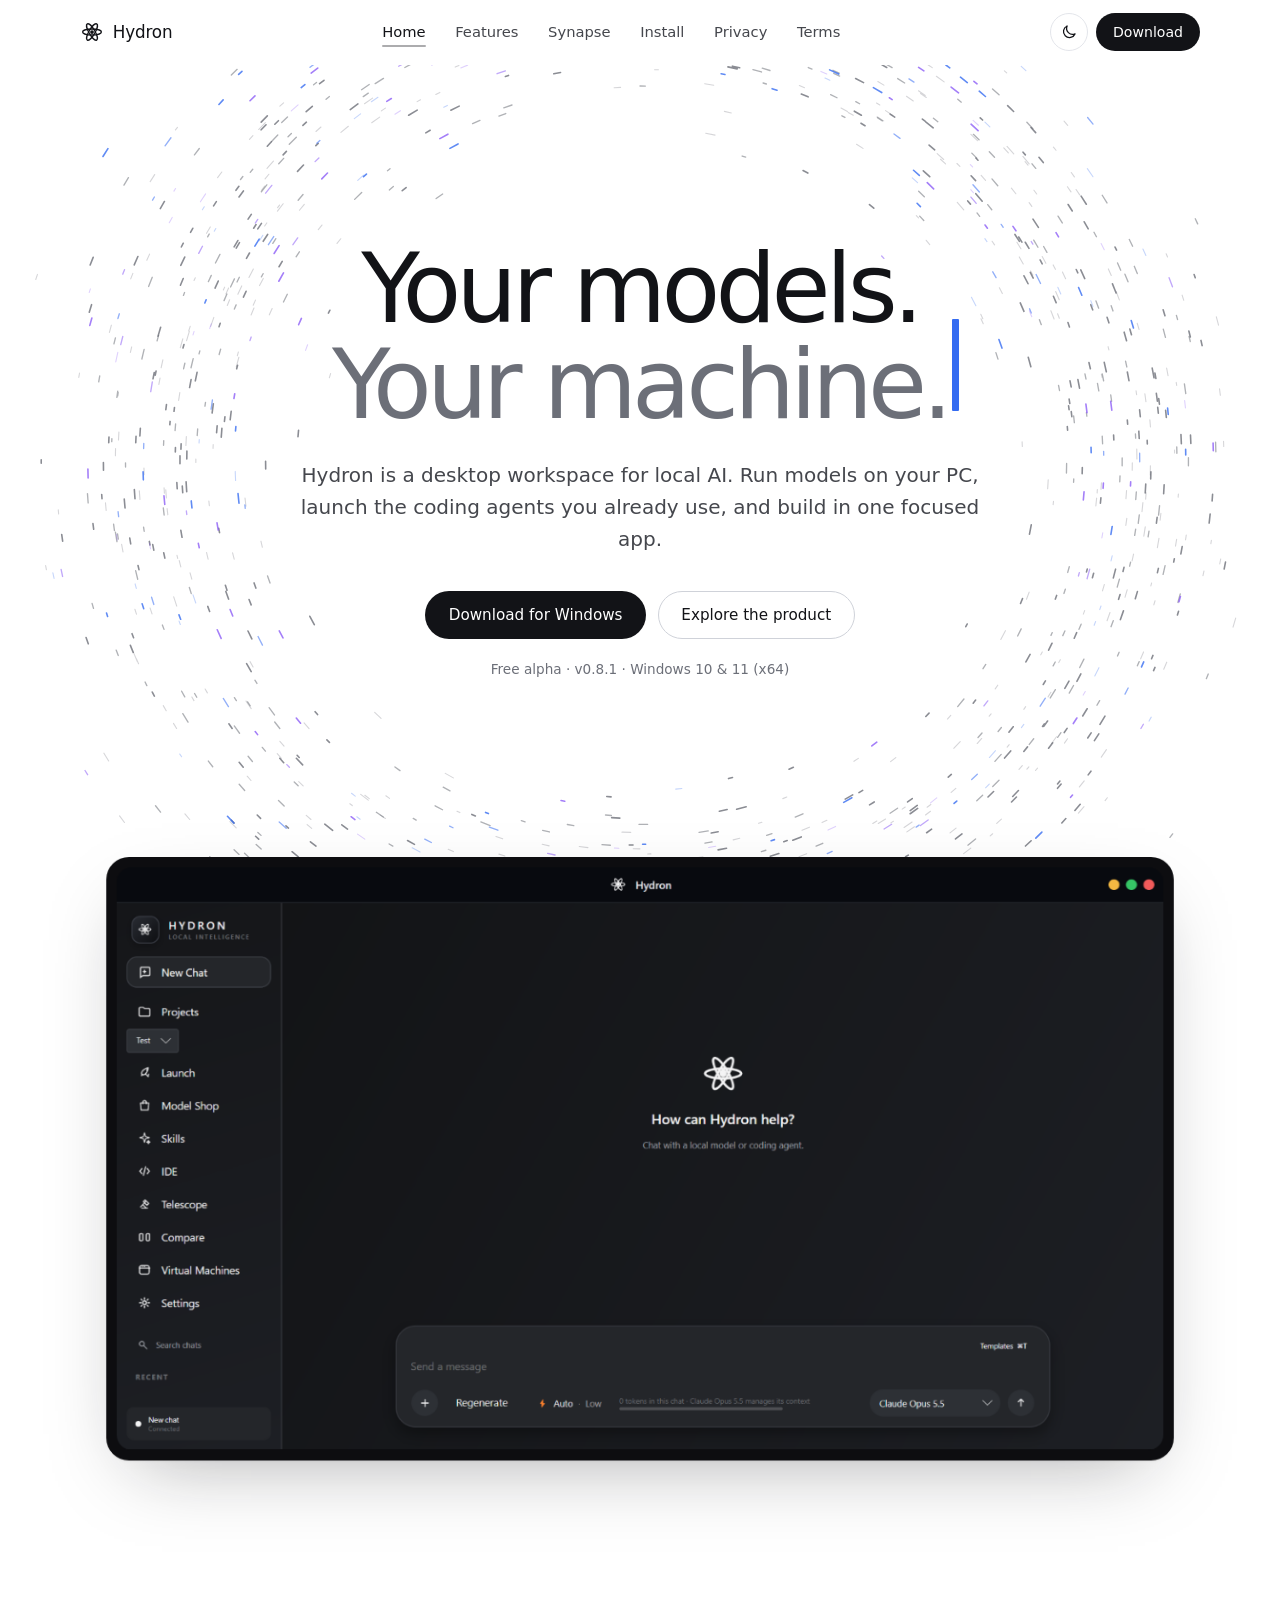
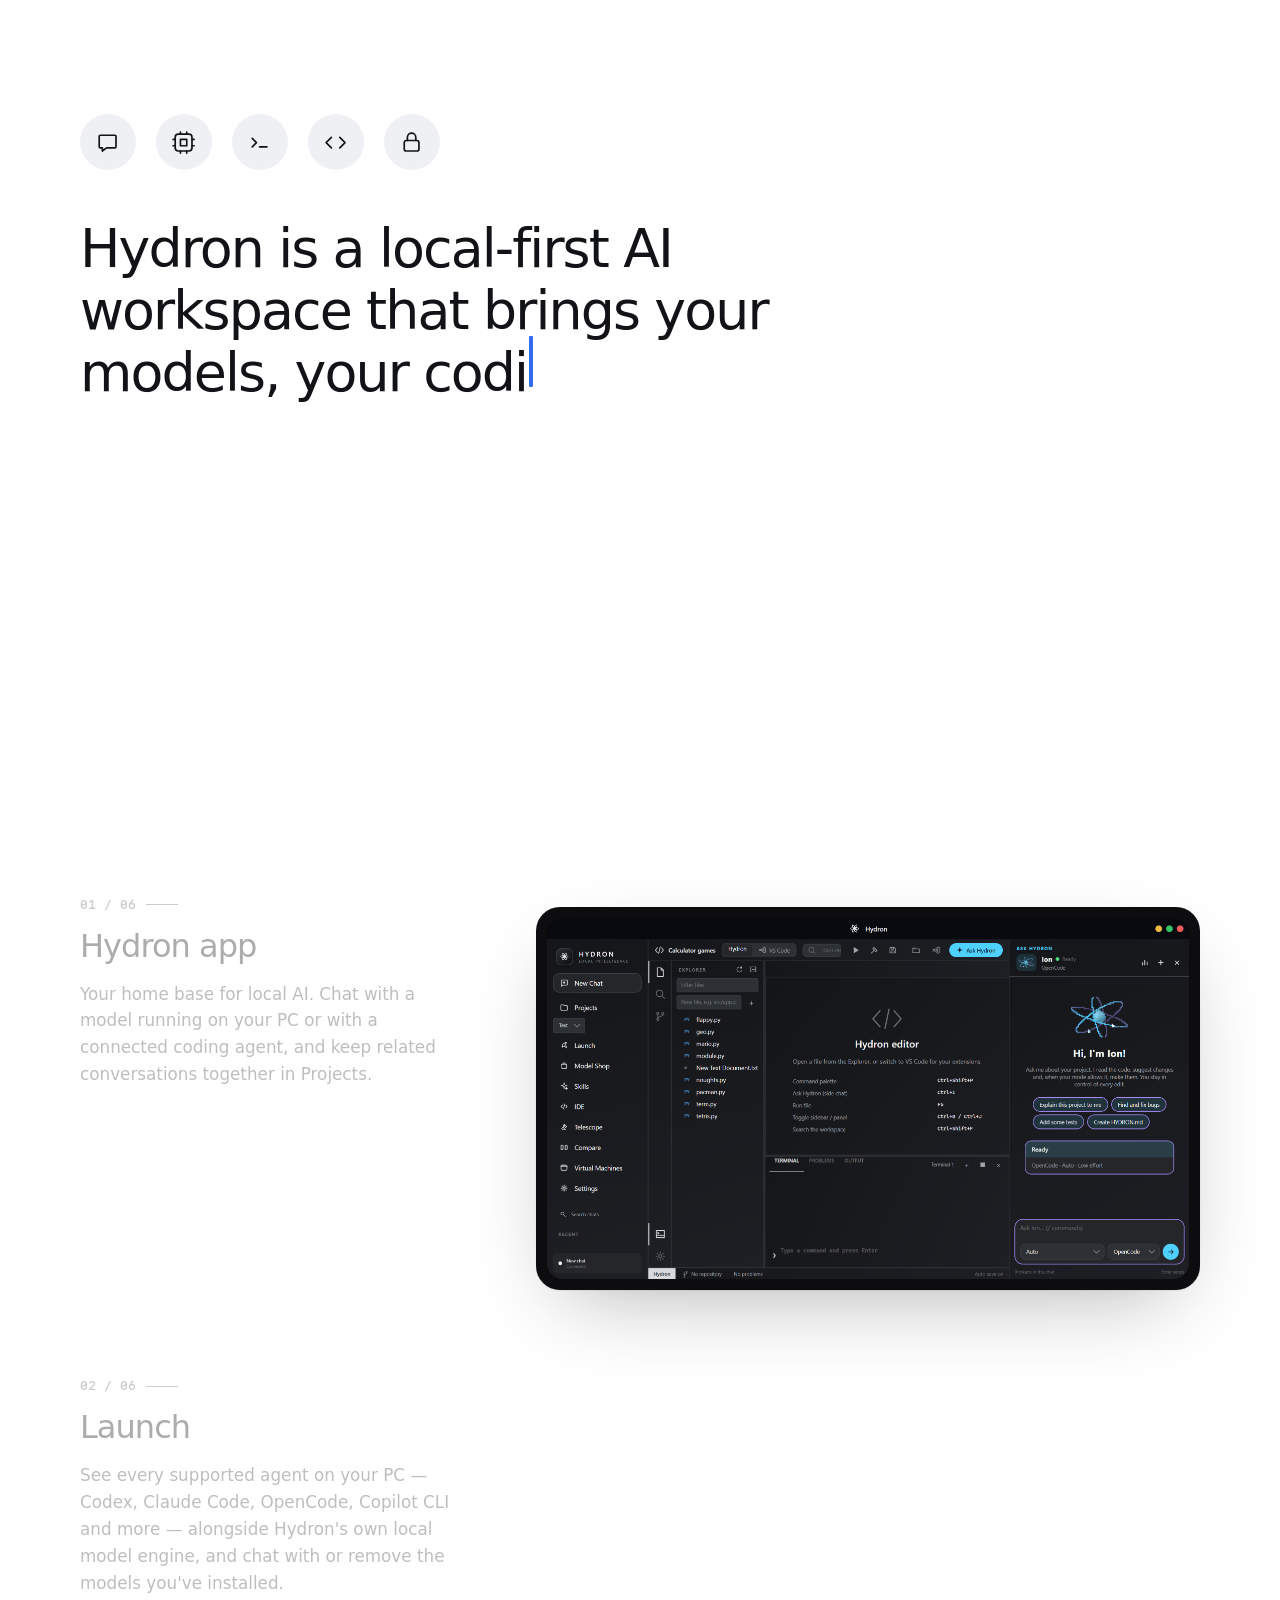
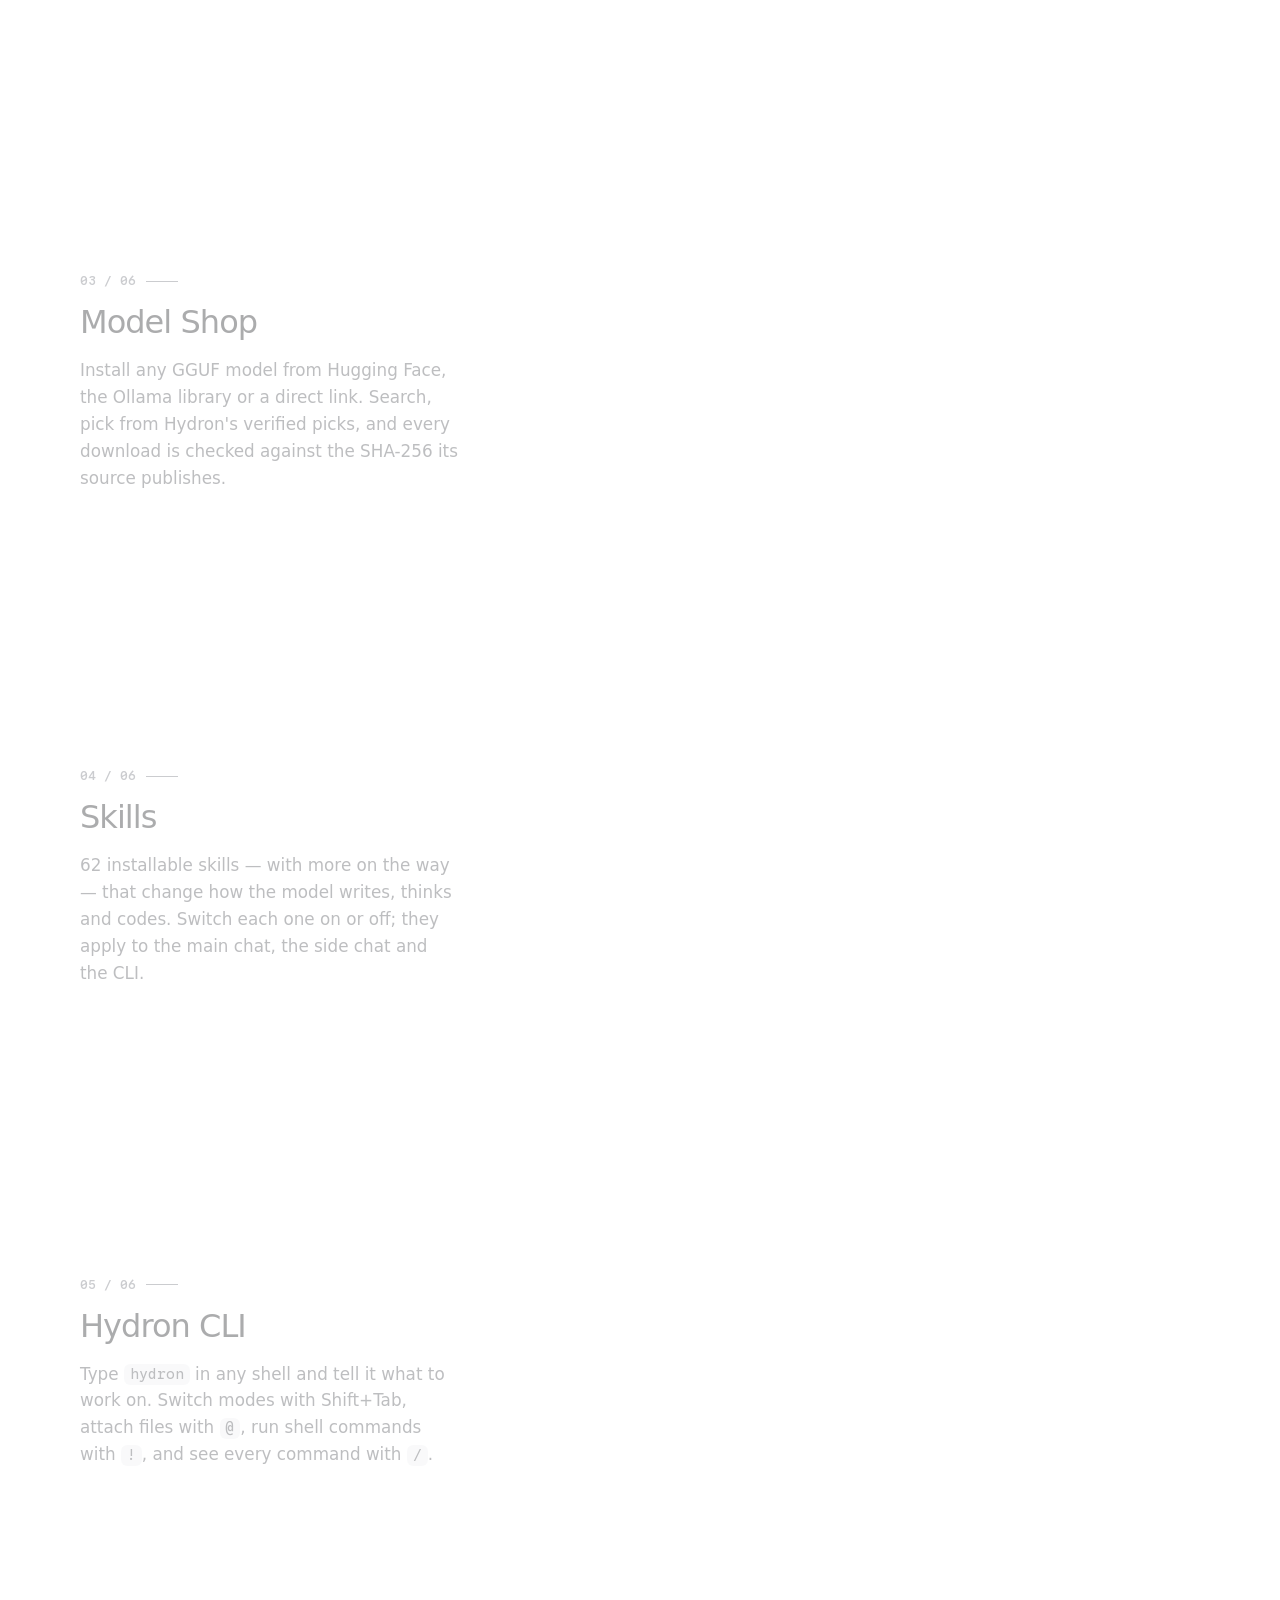
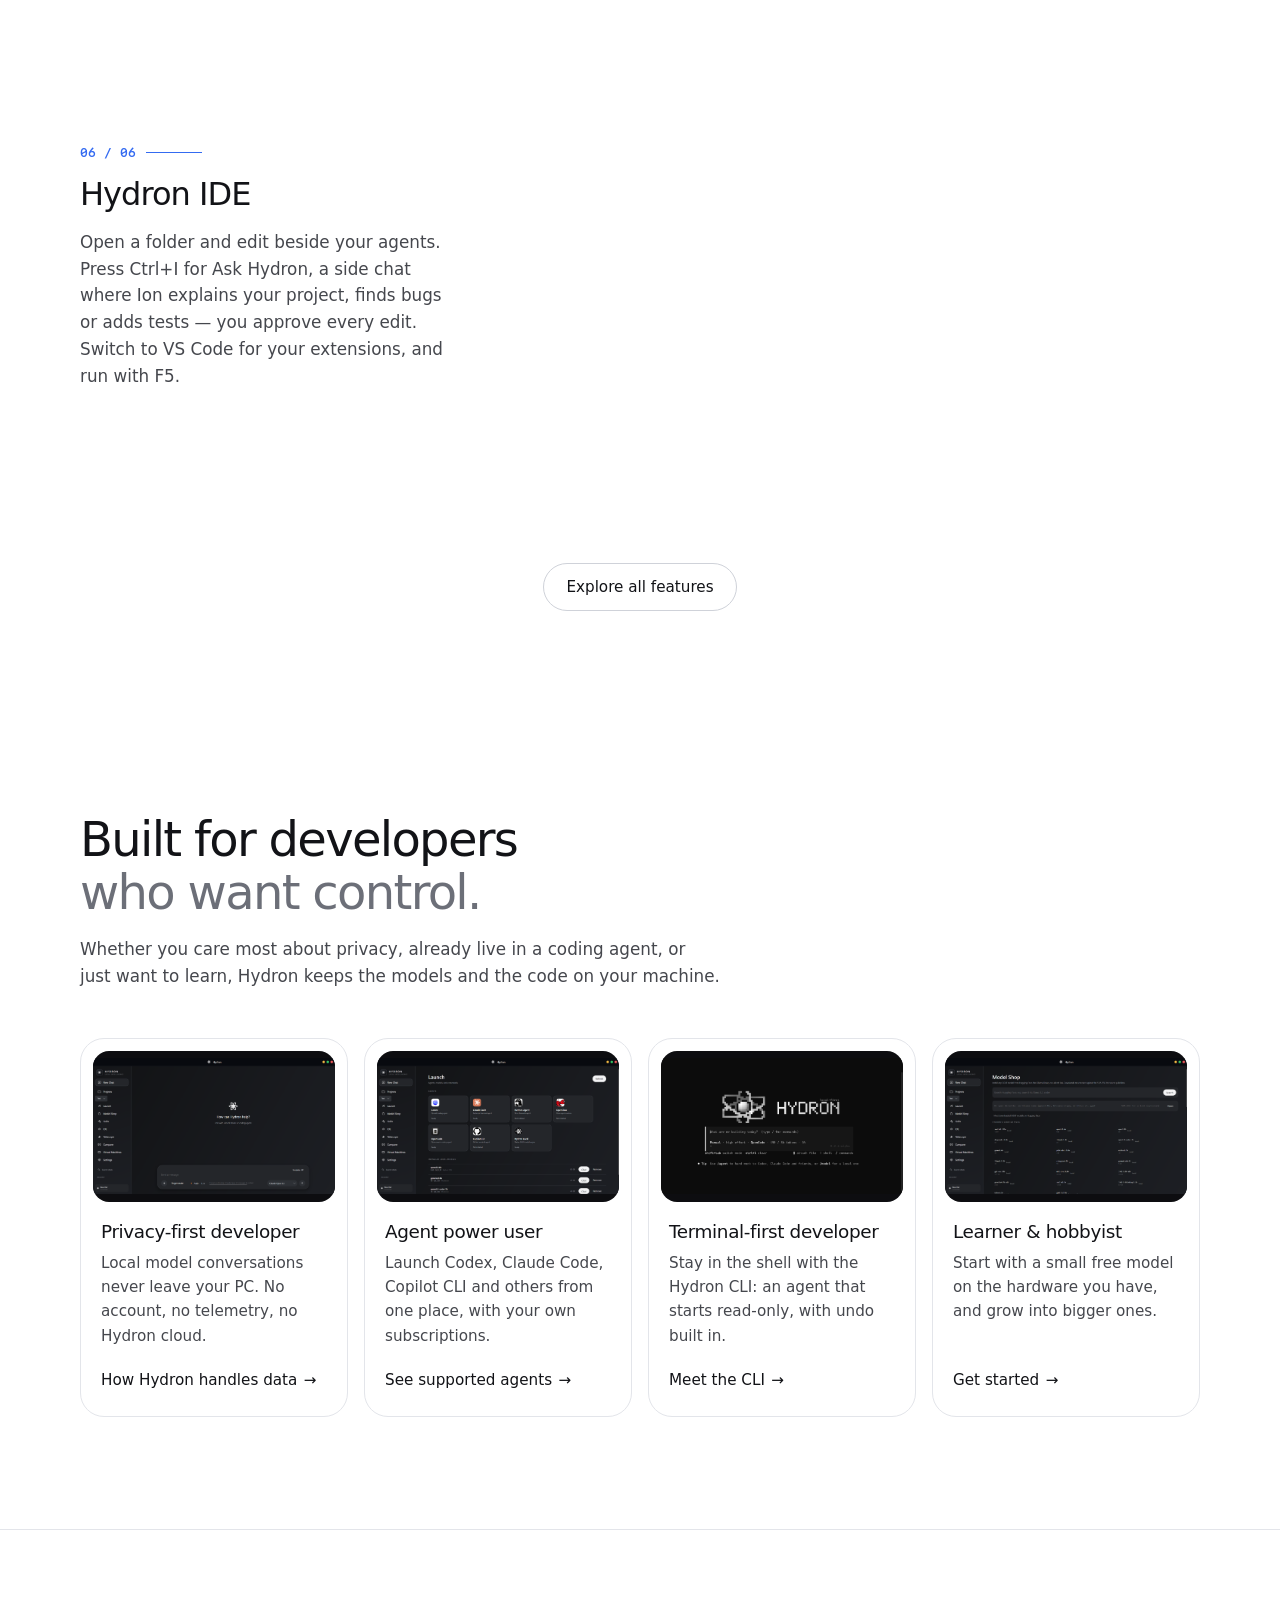
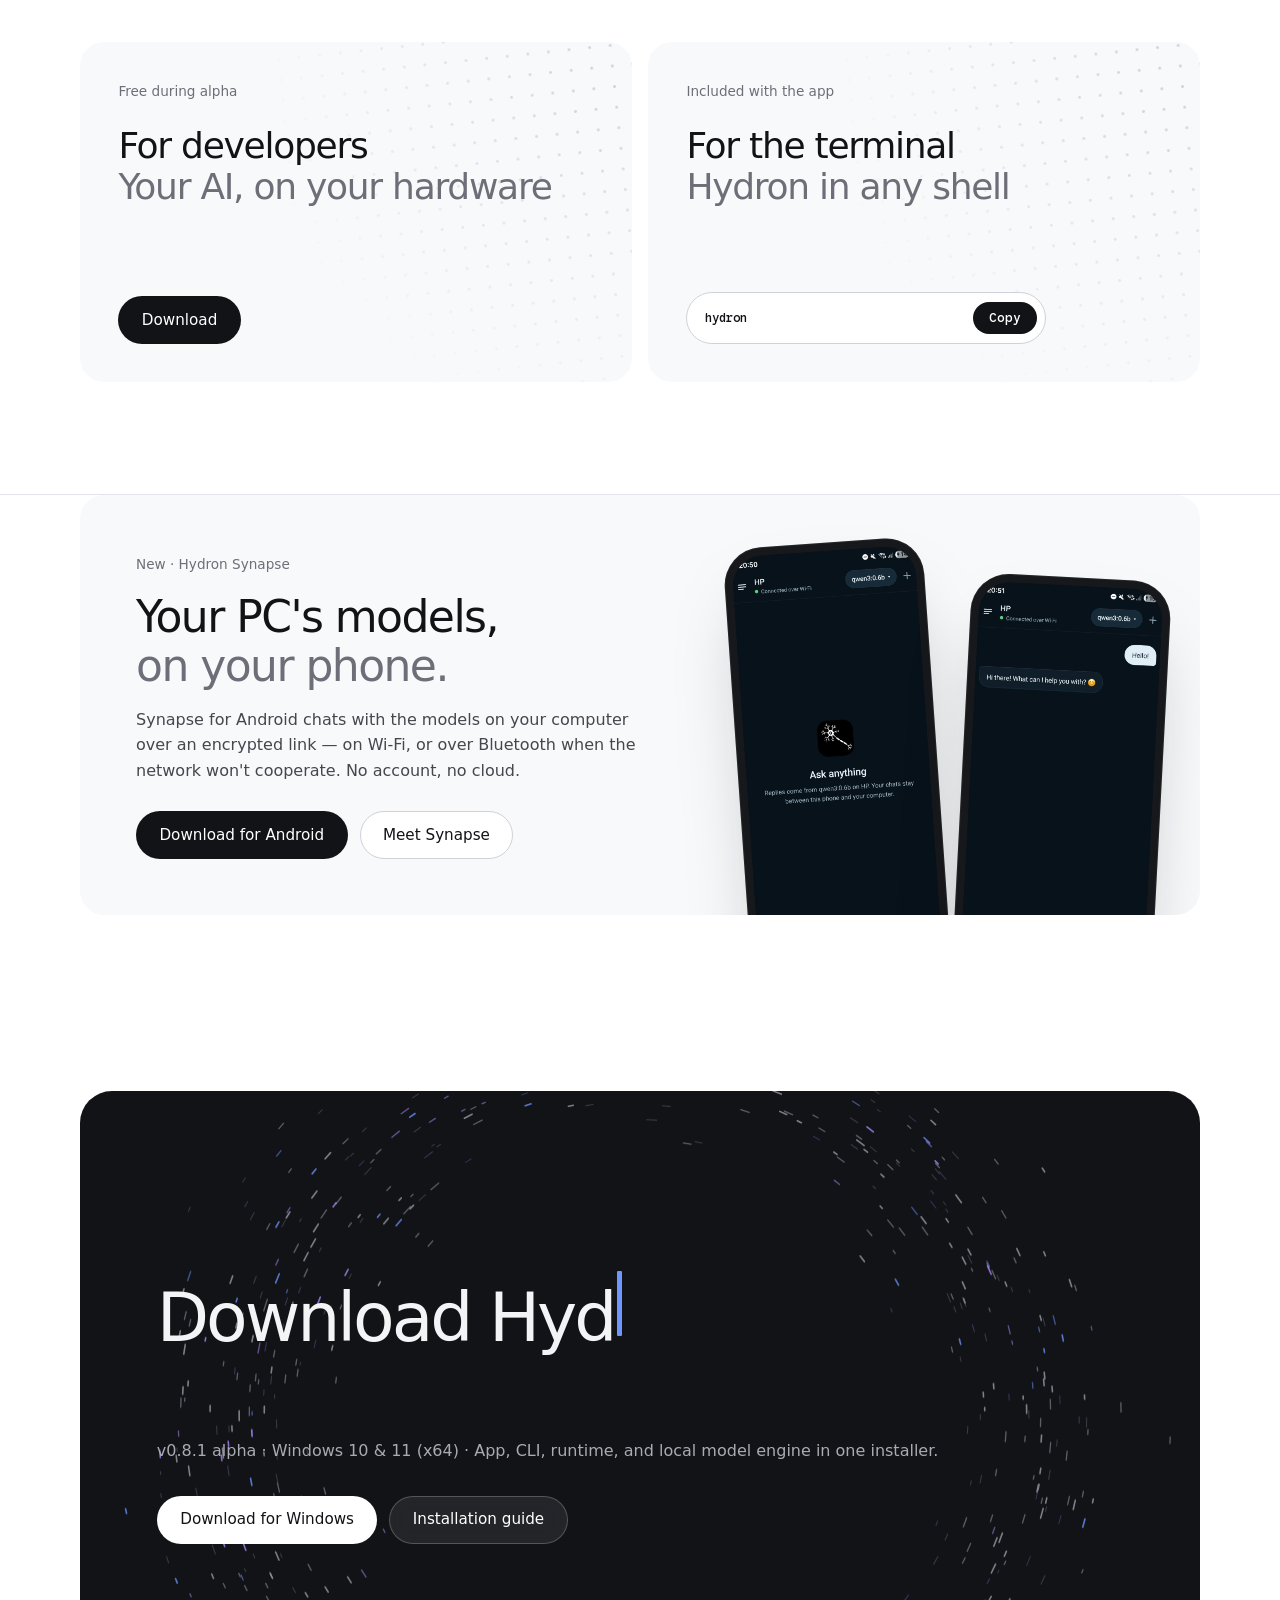
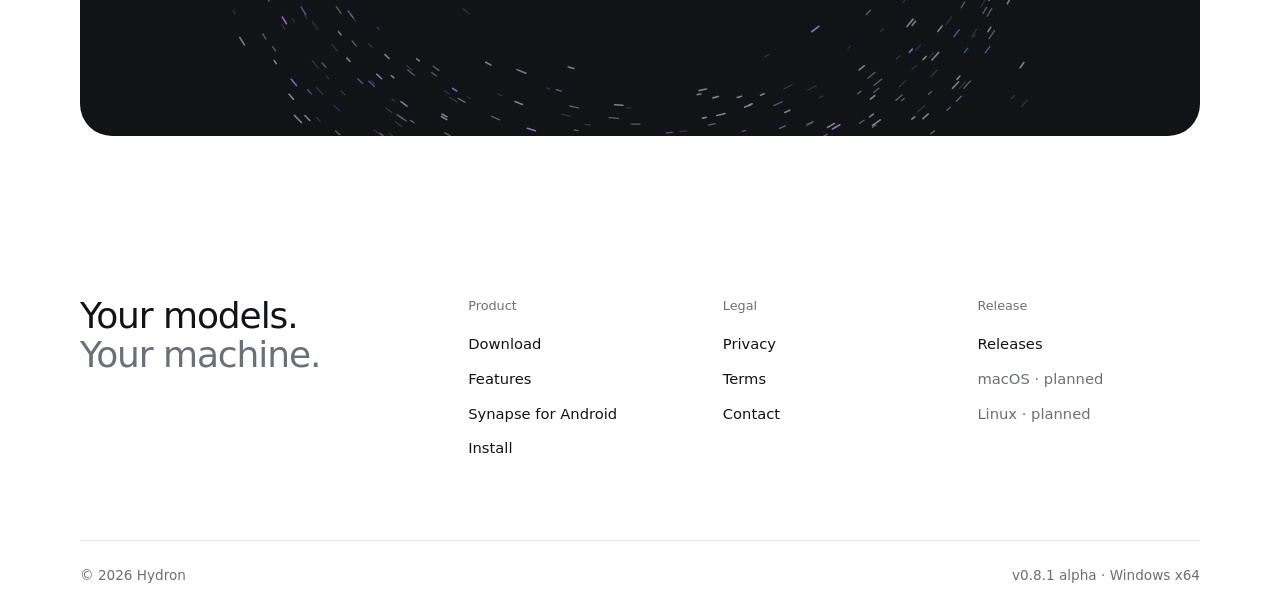
<file: index.html>
<!DOCTYPE html>
<html lang="en" class="no-js">
<head>
<meta charset="UTF-8">
<meta name="viewport" content="width=device-width,initial-scale=1">
<title>Hydron — Your models. Your machine.</title>
<meta name="description" content="Run local AI models, coding agents, chat, and project tools in one Windows workspace.">
<meta name="theme-color" content="#ffffff" media="(prefers-color-scheme: light)">
<meta name="theme-color" content="#0b0b0d" media="(prefers-color-scheme: dark)">
<script>(function(){var t;try{t=localStorage.getItem('hydron-theme')}catch(e){}if(t!=='light'&&t!=='dark')t=matchMedia('(prefers-color-scheme: dark)').matches?'dark':'light';var d=document.documentElement;d.setAttribute('data-theme',t);d.className=d.className.replace('no-js','js')})();</script>
<link rel="manifest" href="manifest.webmanifest">
<link rel="icon" type="image/svg+xml" href="data:image/svg+xml,%3Csvg xmlns='http://www.w3.org/2000/svg' viewBox='0 0 64 64'%3E%3Crect width='64' height='64' rx='16' fill='%23111113'/%3E%3Cg fill='none' stroke='%23fff' stroke-width='3'%3E%3Cellipse cx='32' cy='32' rx='25' ry='8'/%3E%3Cellipse cx='32' cy='32' rx='25' ry='8' transform='rotate(60 32 32)'/%3E%3Cellipse cx='32' cy='32' rx='25' ry='8' transform='rotate(-60 32 32)'/%3E%3C/g%3E%3Ccircle cx='32' cy='32' r='5' fill='%23fff'/%3E%3C/svg%3E">
<link rel="preconnect" href="https://fonts.googleapis.com">
<link rel="preconnect" href="https://fonts.gstatic.com" crossorigin>
<link href="https://fonts.googleapis.com/css2?family=Google+Sans+Flex:opsz,wght@8..144,400..600&family=Google+Sans+Code:wght@400;500&display=swap" rel="stylesheet">
<link rel="stylesheet" href="assets/site.css?v=50fe80a5">
</head>
<body>
<a class="skip-link" href="#main">Skip to content</a>
<header class="nav" id="nav">
  <div class="container nav-inner">
    <a class="brand" href="index.html" aria-label="Hydron home"><svg class="brand-mark" viewBox="0 0 64 64" aria-hidden="true"><g fill="none" stroke="currentColor" stroke-width="3.5"><ellipse cx="32" cy="32" rx="25" ry="8"/><ellipse cx="32" cy="32" rx="25" ry="8" transform="rotate(60 32 32)"/><ellipse cx="32" cy="32" rx="25" ry="8" transform="rotate(-60 32 32)"/></g><circle cx="32" cy="32" r="5" fill="currentColor"/></svg><span>Hydron</span></a>
    <nav aria-label="Primary">
      <ul class="nav-links" id="nav-links">
<li><a class="active" aria-current="page" href="index.html">Home</a></li>
<li><a href="features.html">Features</a></li>
<li><a href="synapse.html">Synapse</a></li>
<li><a href="install.html">Install</a></li>
<li><a href="privacy.html">Privacy</a></li>
<li><a href="terms.html">Terms</a></li>
      </ul>
    </nav>
    <div class="nav-actions">
      <button class="theme-toggle" id="theme-toggle" type="button" aria-label="Switch to dark theme"><svg class="moon" width="18" height="18" viewBox="0 0 24 24" fill="none" stroke="currentColor" stroke-width="1.7" stroke-linecap="round" stroke-linejoin="round" aria-hidden="true"><path d="M20 14.5A8 8 0 0 1 9.5 4a8 8 0 1 0 10.5 10.5Z"/></svg><svg class="sun" width="18" height="18" viewBox="0 0 24 24" fill="none" stroke="currentColor" stroke-width="1.7" stroke-linecap="round" aria-hidden="true"><circle cx="12" cy="12" r="4"/><path d="M12 2v2M12 20v2M4.9 4.9l1.4 1.4M17.7 17.7l1.4 1.4M2 12h2M20 12h2M4.9 19.1l1.4-1.4M17.7 6.3l1.4-1.4"/></svg></button>
      <a class="btn btn-primary btn-small" href="downloads/Hydron-Setup.exe">Download</a>
      <button class="nav-toggle" id="nav-toggle" aria-label="Toggle navigation menu" aria-expanded="false" aria-controls="nav-links"><span></span></button>
    </div>
  </div>
</header>

<main id="main">
<section class="hero ring-host">
  <canvas class="ring" aria-hidden="true"></canvas>
  <div class="container">
    <h1 data-typed data-typed-now data-caret-keep data-speed="60">Your models.<br><span class="soft">Your machine.</span></h1>
    <p class="lead">Hydron is a desktop workspace for local AI. Run models on your PC, launch the coding agents you already use, and build in one focused app.</p>
    <div class="actions center"><a class="btn btn-primary" href="downloads/Hydron-Setup.exe">Download for Windows</a><a class="btn btn-secondary" href="#product">Explore the product</a></div>
    <p class="hero-meta">Free alpha · v0.8.1 · Windows 10 &amp; 11 (x64)</p>
  </div>
</section>

<section class="showcase hero-shot">
  <div class="container">
    <div class="frame"><img src="assets/hydron-chat.png?v=d249b812" alt="Hydron chat with Projects, Launch, Model Shop, Skills, IDE, Telescope, Compare and Virtual Machines in the sidebar" width="1279" height="719"></div>
  </div>
</section>

<section class="statement">
  <div class="container">
    <ul class="bouncers" aria-hidden="true">
      <li style="--i:0"><svg viewBox="0 0 24 24" fill="none" stroke="currentColor" stroke-width="1.6" stroke-linejoin="round"><path d="M5 5h14a1 1 0 0 1 1 1v10a1 1 0 0 1-1 1h-8l-4 3v-3H5a1 1 0 0 1-1-1V6a1 1 0 0 1 1-1Z"/></svg></li><li style="--i:1"><svg viewBox="0 0 24 24" fill="none" stroke="currentColor" stroke-width="1.6" stroke-linecap="round" stroke-linejoin="round"><rect x="4" y="4" width="16" height="16" rx="3"/><path d="M9 9h6v6H9z"/><path d="M9 2v2M15 2v2M9 20v2M15 20v2M2 9h2M2 15h2M20 9h2M20 15h2"/></svg></li><li style="--i:2"><svg viewBox="0 0 24 24" fill="none" stroke="currentColor" stroke-width="1.6" stroke-linecap="round" stroke-linejoin="round"><path d="m5 8 4 4-4 4"/><path d="M12 16h7"/></svg></li><li style="--i:3"><svg viewBox="0 0 24 24" fill="none" stroke="currentColor" stroke-width="1.6" stroke-linecap="round" stroke-linejoin="round"><path d="m8 7-5 5 5 5M16 7l5 5-5 5"/></svg></li><li style="--i:4"><svg viewBox="0 0 24 24" fill="none" stroke="currentColor" stroke-width="1.6" stroke-linecap="round" stroke-linejoin="round"><rect x="5" y="10" width="14" height="10" rx="2"/><path d="M8 10V7a4 4 0 0 1 8 0v3"/></svg></li>
    </ul>
    <p class="statement-text" data-typed data-speed="24">Hydron is a local-first AI workspace that brings your models, your coding agents, and your code together on your own machine.</p>
  </div>
</section>

<section class="explorer" id="product">
  <div class="container explorer-grid">
    <div class="explorer-list">
      <article class="explorer-item">
        <span class="step-num">01 / 06</span>
        <h3>Hydron app</h3>
        <p>Your home base for local AI. Chat with a model running on your PC or with a connected coding agent, and keep related conversations together in Projects.</p>
        <div class="frame"><img src="assets/hydron-chat.png?v=d249b812" alt="" width="1279" height="719" loading="lazy"></div>
      </article>
      <article class="explorer-item">
        <span class="step-num">02 / 06</span>
        <h3>Launch</h3>
        <p>See every supported agent on your PC — Codex, Claude Code, OpenCode, Copilot CLI and more — alongside Hydron's own local model engine, and chat with or remove the models you've installed.</p>
        <div class="frame"><img src="assets/hydron-launch.png?v=7ea89d19" alt="" width="1279" height="719" loading="lazy"></div>
      </article>
      <article class="explorer-item">
        <span class="step-num">03 / 06</span>
        <h3>Model Shop</h3>
        <p>Install any GGUF model from Hugging Face, the Ollama library or a direct link. Search, pick from Hydron's verified picks, and every download is checked against the SHA-256 its source publishes.</p>
        <div class="frame"><img src="assets/hydron-models.png?v=3a570a95" alt="" width="1279" height="719" loading="lazy"></div>
      </article>
      <article class="explorer-item">
        <span class="step-num">04 / 06</span>
        <h3>Skills</h3>
        <p>62 installable skills — with more on the way — that change how the model writes, thinks and codes. Switch each one on or off; they apply to the main chat, the side chat and the CLI.</p>
        <div class="frame"><img src="assets/hydron-skills.png?v=f6dad4f7" alt="" width="1279" height="719" loading="lazy"></div>
      </article>
      <article class="explorer-item">
        <span class="step-num">05 / 06</span>
        <h3>Hydron CLI</h3>
        <p>Type <code>hydron</code> in any shell and tell it what to work on. Switch modes with Shift+Tab, attach files with <code>@</code>, run shell commands with <code>!</code>, and see every command with <code>/</code>.</p>
        <div class="frame natural"><img src="assets/hydron-cli.png?v=bfb326c3" alt="" width="1279" height="719" loading="lazy"></div>
      </article>
      <article class="explorer-item">
        <span class="step-num">06 / 06</span>
        <h3>Hydron IDE</h3>
        <p>Open a folder and edit beside your agents. Press Ctrl+I for Ask Hydron, a side chat where Ion explains your project, finds bugs or adds tests — you approve every edit. Switch to VS Code for your extensions, and run with F5.</p>
        <div class="frame"><img src="assets/hydron-ide.png?v=c09e0cdf" alt="" width="1279" height="719" loading="lazy"></div>
      </article>
    </div>
    <div class="explorer-stage" aria-hidden="true">
      <div class="frame">
        <img src="assets/hydron-chat.png?v=d249b812" alt="" width="1279" height="719"><img src="assets/hydron-launch.png?v=7ea89d19" alt="" width="1279" height="719" loading="lazy"><img src="assets/hydron-models.png?v=3a570a95" alt="" width="1279" height="719" loading="lazy"><img src="assets/hydron-skills.png?v=f6dad4f7" alt="" width="1279" height="719" loading="lazy"><img src="assets/hydron-cli.png?v=bfb326c3" alt="" width="1279" height="719" loading="lazy"><img src="assets/hydron-ide.png?v=c09e0cdf" alt="" width="1279" height="719" loading="lazy">
      </div>
    </div>
  </div>
  <div class="container explorer-cta"><a class="btn btn-secondary" href="features.html">Explore all features</a></div>
</section>

<section class="section">
  <div class="container">
    <div class="cases-head fade">
      <h2>Built for developers<br><span class="soft">who want control.</span></h2>
      <p>Whether you care most about privacy, already live in a coding agent, or just want to learn, Hydron keeps the models and the code on your machine.</p>
    </div>
    <div class="cases grid">
      <a class="case fade" href="privacy.html"><div class="case-media"><img src="assets/hydron-chat.png?v=d249b812" alt="" loading="lazy"></div><h3>Privacy-first developer</h3><p>Local model conversations never leave your PC. No account, no telemetry, no Hydron cloud.</p><span class="arrow-link">How Hydron handles data</span></a>
      <a class="case fade" href="features.html#features"><div class="case-media"><img src="assets/hydron-launch.png?v=7ea89d19" alt="" loading="lazy"></div><h3>Agent power user</h3><p>Launch Codex, Claude Code, Copilot CLI and others from one place, with your own subscriptions.</p><span class="arrow-link">See supported agents</span></a>
      <a class="case fade" href="features.html"><div class="case-media"><img src="assets/hydron-cli.png?v=bfb326c3" alt="" loading="lazy"></div><h3>Terminal-first developer</h3><p>Stay in the shell with the Hydron CLI: an agent that starts read-only, with undo built in.</p><span class="arrow-link">Meet the CLI</span></a>
      <a class="case fade" href="install.html"><div class="case-media"><img src="assets/hydron-models.png?v=3a570a95" alt="" loading="lazy"></div><h3>Learner &amp; hobbyist</h3><p>Start with a small free model on the hardware you have, and grow into bigger ones.</p><span class="arrow-link">Get started</span></a>
    </div>
  </div>
</section>

<section class="section">
  <div class="container try-grid">
    <div class="try-card fade">
      <div><p class="try-label">Free during alpha</p><h3>For developers</h3><p>Your AI, on your hardware</p></div>
      <div class="actions"><a class="btn btn-primary" href="downloads/Hydron-Setup.exe">Download</a></div>
    </div>
    <div class="try-card fade">
      <div><p class="try-label">Included with the app</p><h3>For the terminal</h3><p>Hydron in any shell</p></div>
      <div class="cmd"><code id="cli-cmd">hydron</code><button class="copy-btn" data-copy="cli-cmd">Copy</button></div>
    </div>
  </div>
</section>
<section class="section" style="padding-top:0">
  <div class="container">
    <div class="teaser fade">
      <div>
        <span class="eyebrow">New · Hydron Synapse</span>
        <h2>Your PC's models,<br><span class="soft">on your phone.</span></h2>
        <p>Synapse for Android chats with the models on your computer over an encrypted link — on Wi-Fi, or over Bluetooth when the network won't cooperate. No account, no cloud.</p>
        <div class="actions"><a class="btn btn-primary" href="downloads/Hydron-Synapse-0.3.1.apk" download>Download for Android</a><a class="btn btn-secondary" href="synapse.html">Meet Synapse</a></div>
      </div>
      <div class="phones">
        <div class="phone"><img src="assets/synapse-empty.jpg?v=2f47a1bf" alt="Synapse on Android, connected to a PC over Wi-Fi with the qwen3:0.6b model selected" width="720" height="1560"></div>
        <div class="phone"><img src="assets/synapse-chat.jpg?v=58d5eaa6" alt="A Synapse conversation: the phone says Hello and the model replies" width="720" height="1560" loading="lazy"></div>
      </div>
    </div>
  </div>
</section>

<section class="download" id="download">
  <div class="container">
    <div class="download-panel fade">
      <canvas class="ring" data-density=".7" aria-hidden="true"></canvas>
      <h2 data-typed data-speed="55">Download Hydron</h2>
      <p>v0.8.1 alpha · Windows 10 &amp; 11 (x64) · App, CLI, runtime, and local model engine in one installer.</p>
      <div class="actions"><a class="btn btn-inverse" href="downloads/Hydron-Setup.exe">Download for Windows</a><a class="btn btn-ghost-inverse" href="install.html">Installation guide</a></div>
    </div>
  </div>
</section>
</main>

<footer class="footer">
  <div class="container">
    <div class="footer-top">
      <p class="footer-title">Your models.<br><span class="soft">Your machine.</span></p>
      <nav class="footer-col" aria-label="Product"><h5>Product</h5><ul><li><a href="downloads/Hydron-Setup.exe">Download</a></li><li><a href="features.html">Features</a></li><li><a href="synapse.html">Synapse for Android</a></li><li><a href="install.html">Install</a></li></ul></nav>
      <nav class="footer-col" aria-label="Legal"><h5>Legal</h5><ul><li><a href="privacy.html">Privacy</a></li><li><a href="terms.html">Terms</a></li><li><a href="terms.html#contact">Contact</a></li></ul></nav>
      <nav class="footer-col" aria-label="Release"><h5>Release</h5><ul><li><a href="https://github.com/hydronai/hydron/releases">Releases</a></li><li><span>macOS · planned</span></li><li><span>Linux · planned</span></li></ul></nav>
    </div>
    <div class="footer-bottom"><span>© <span id="year">2026</span> Hydron</span><span>v0.8.1 alpha · Windows x64</span></div>
  </div>
</footer>
<script src="assets/site.js?v=9f985bcd"></script>
</body>
</html>
</file>
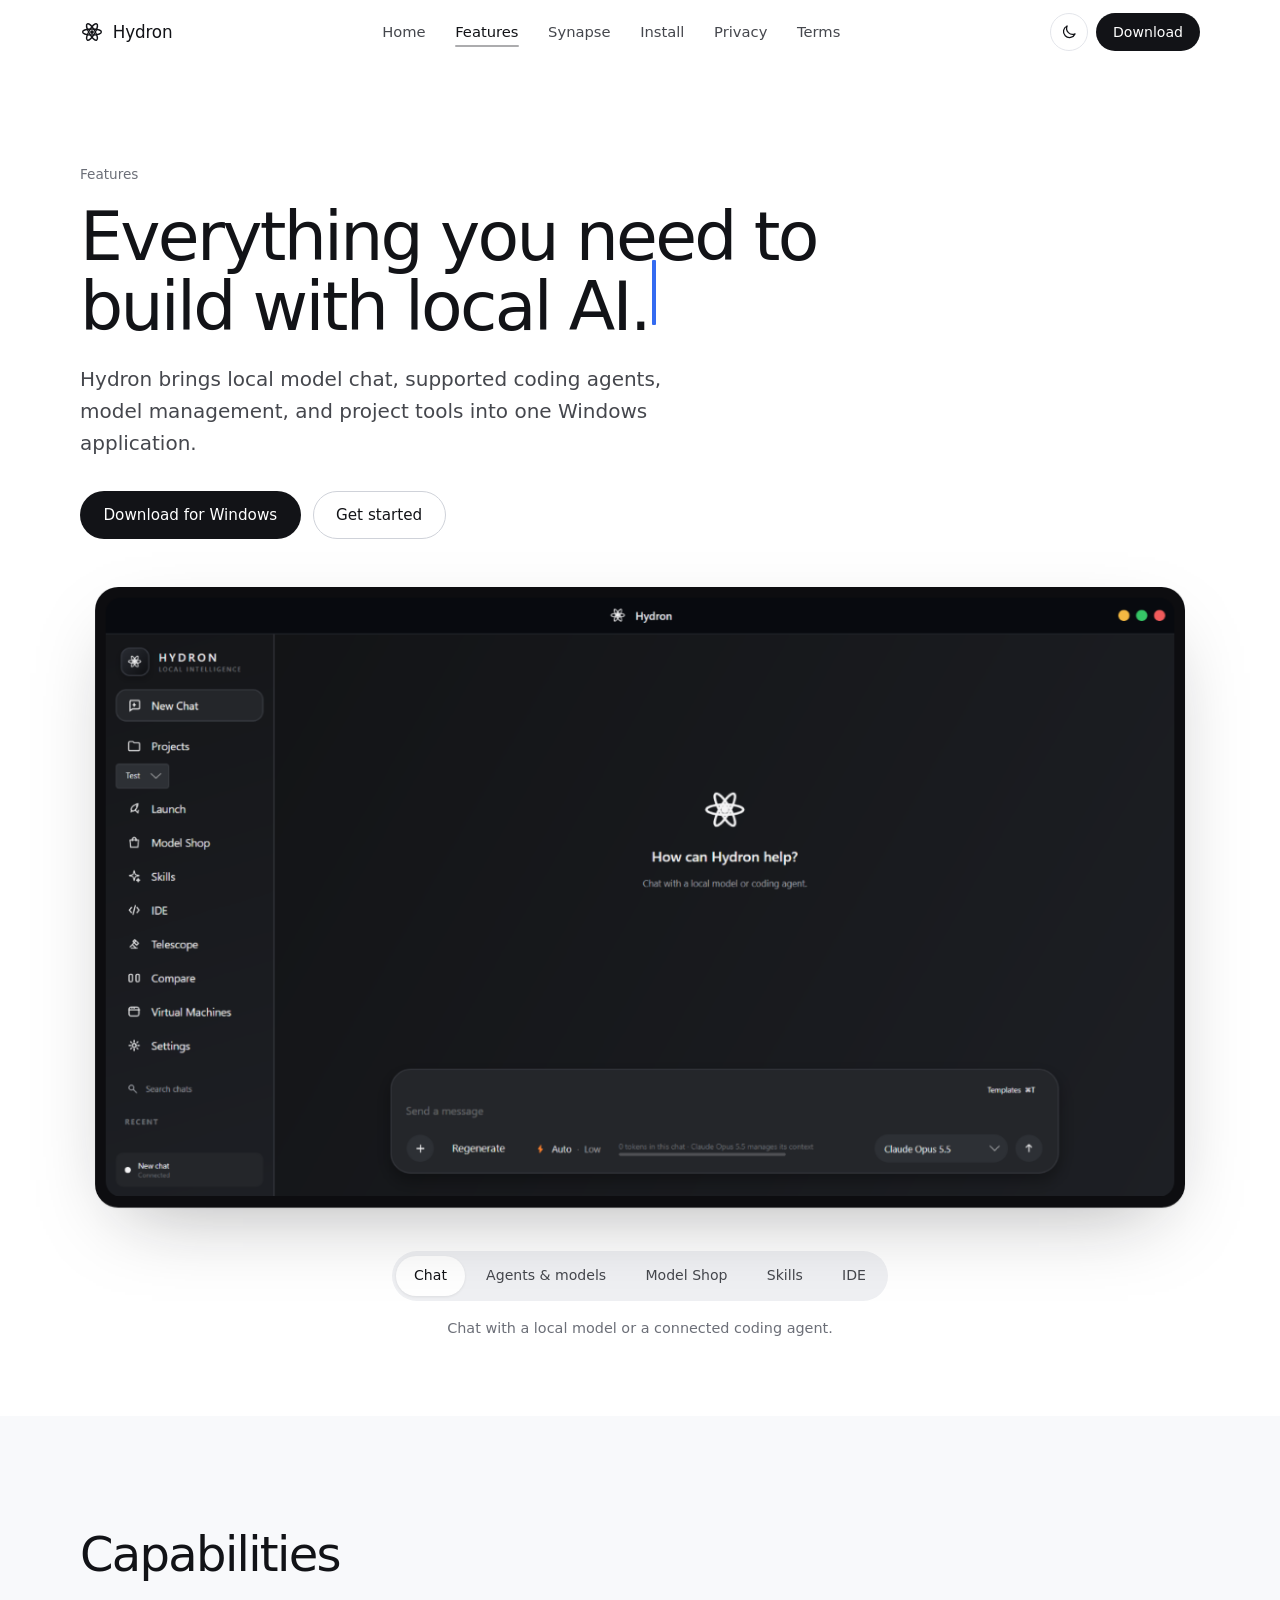
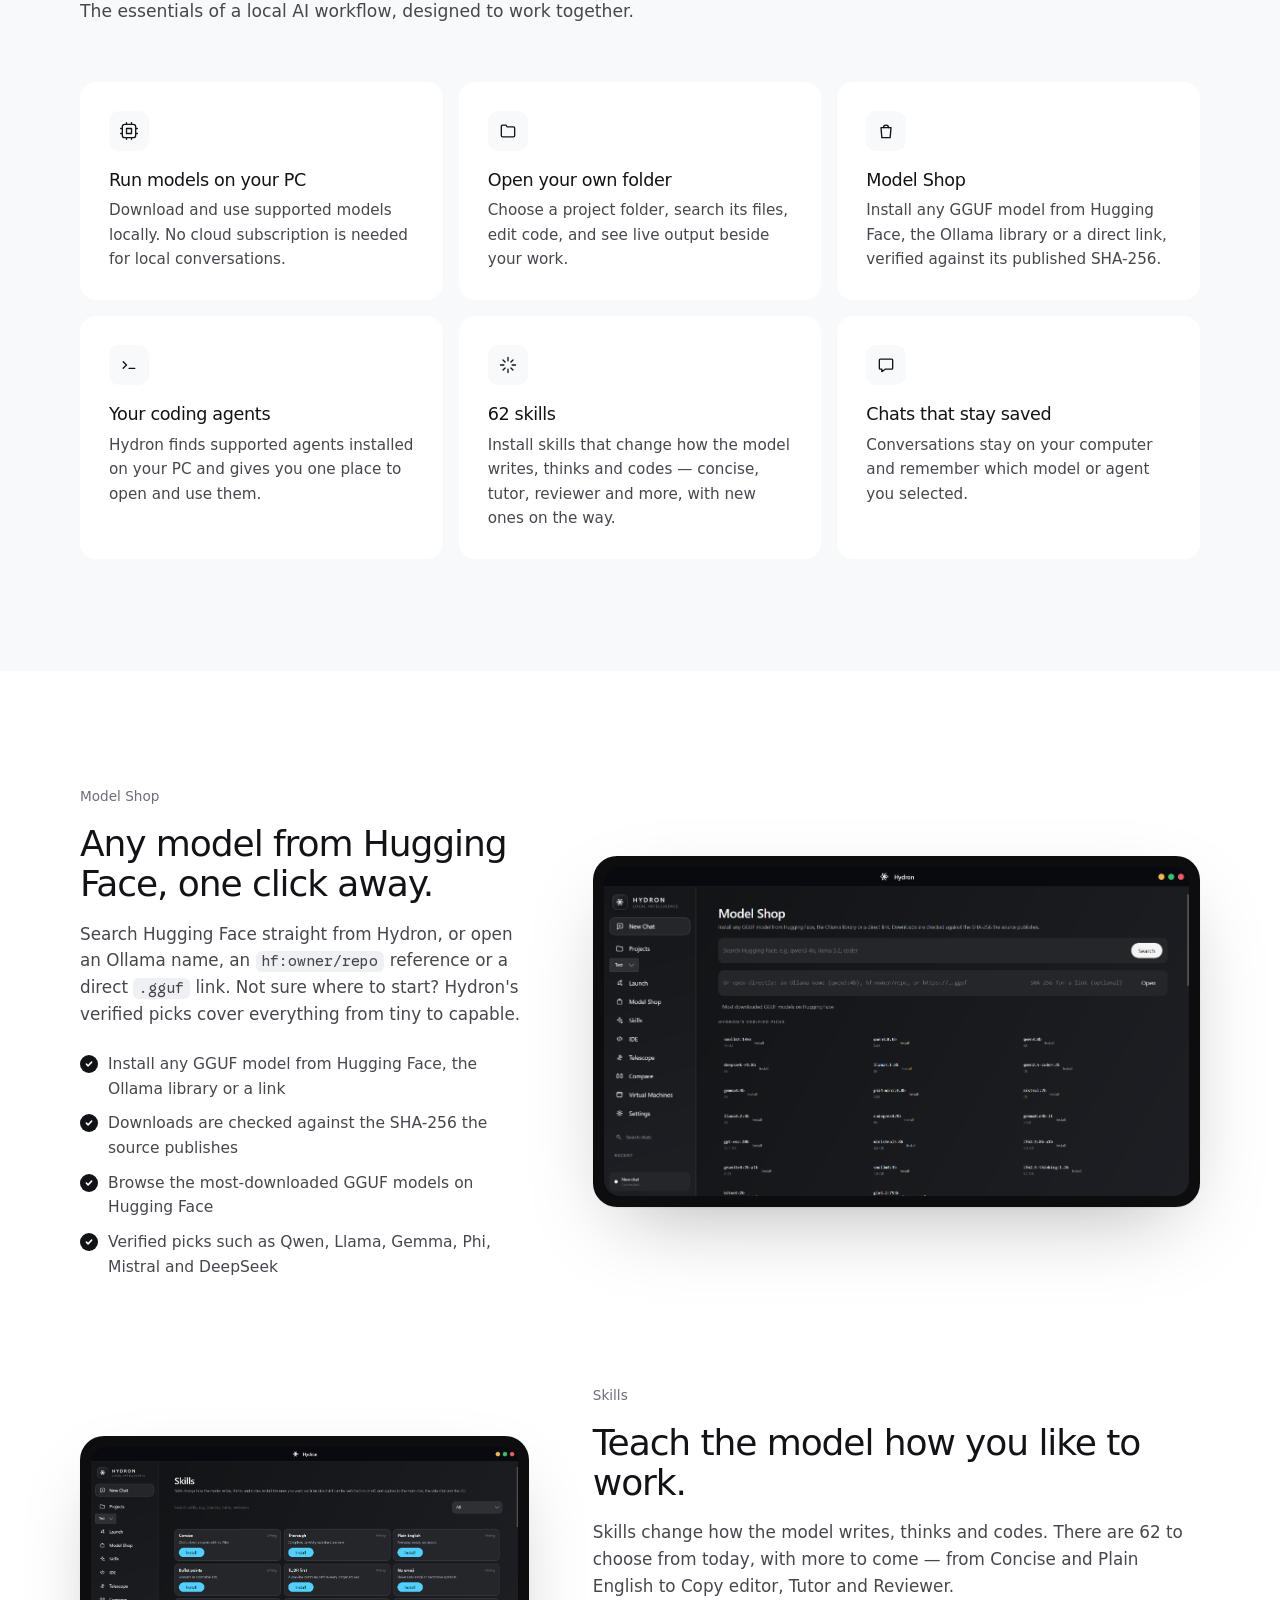
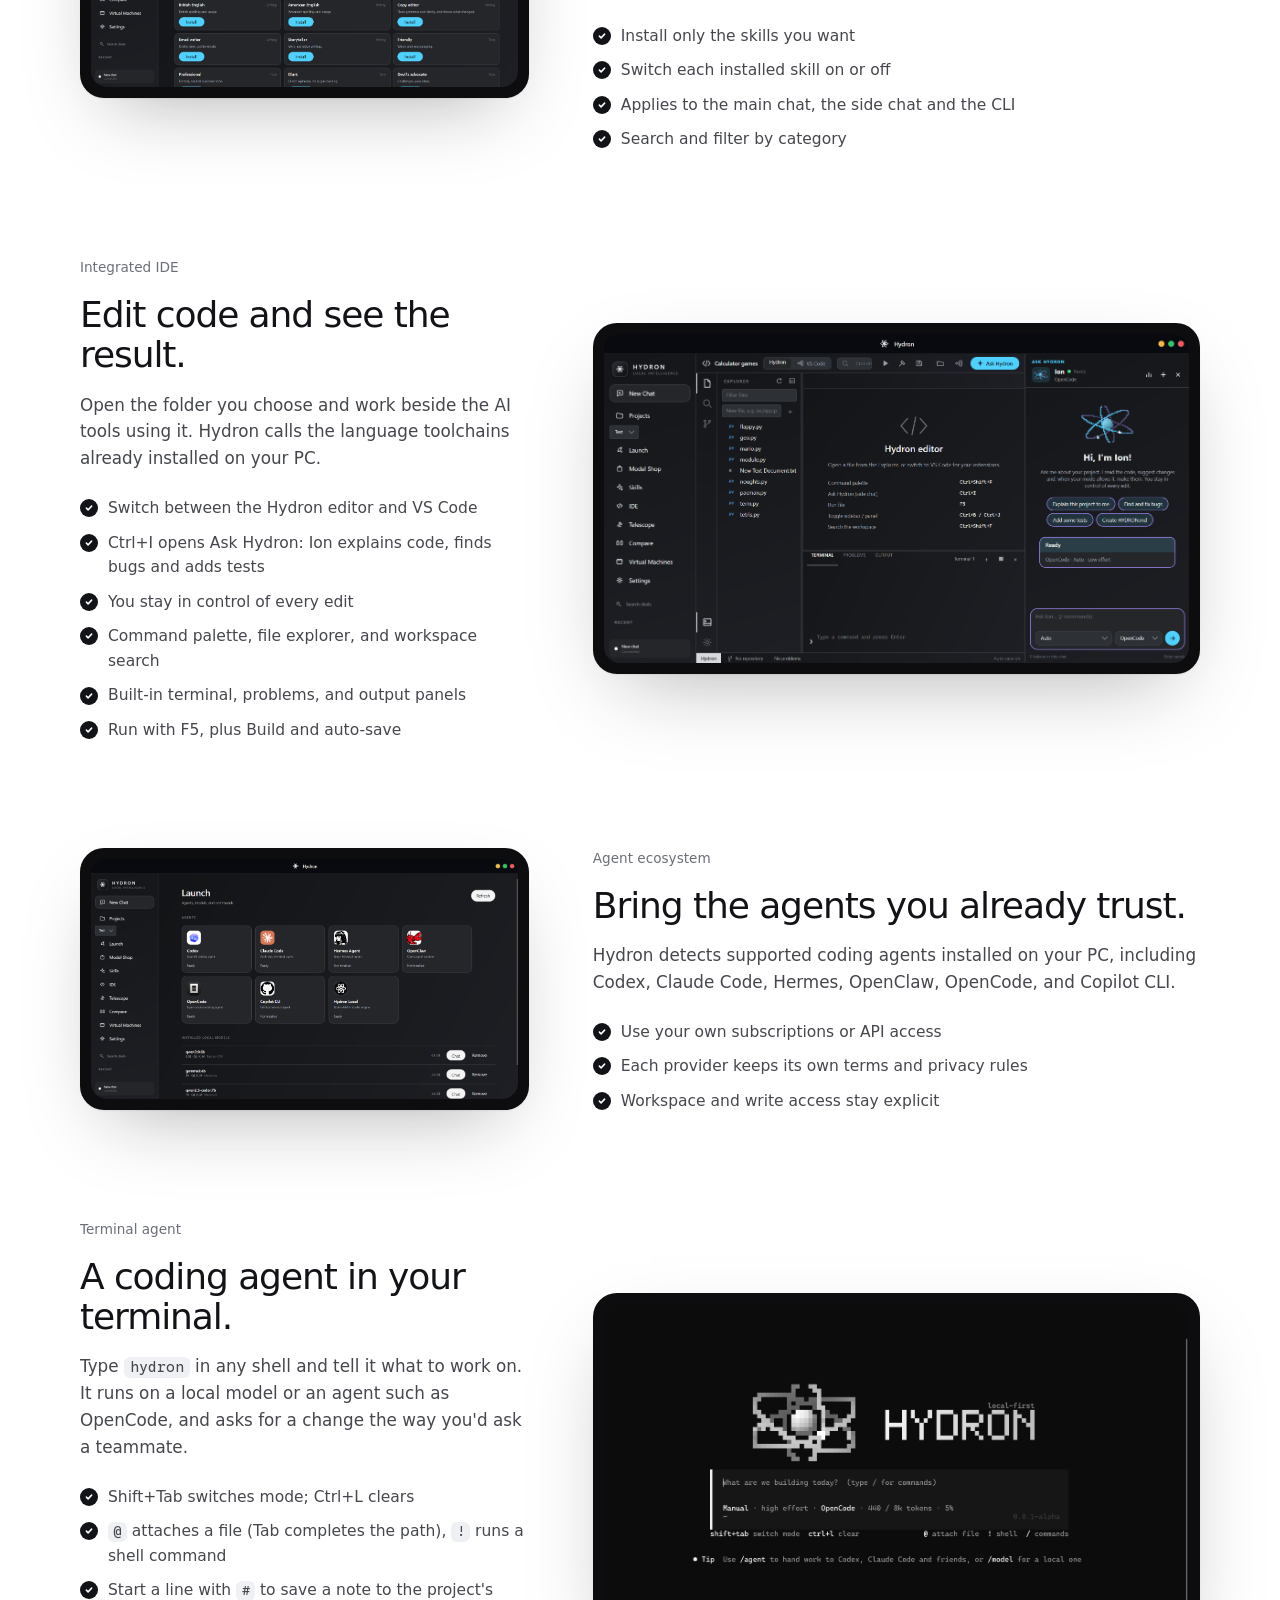
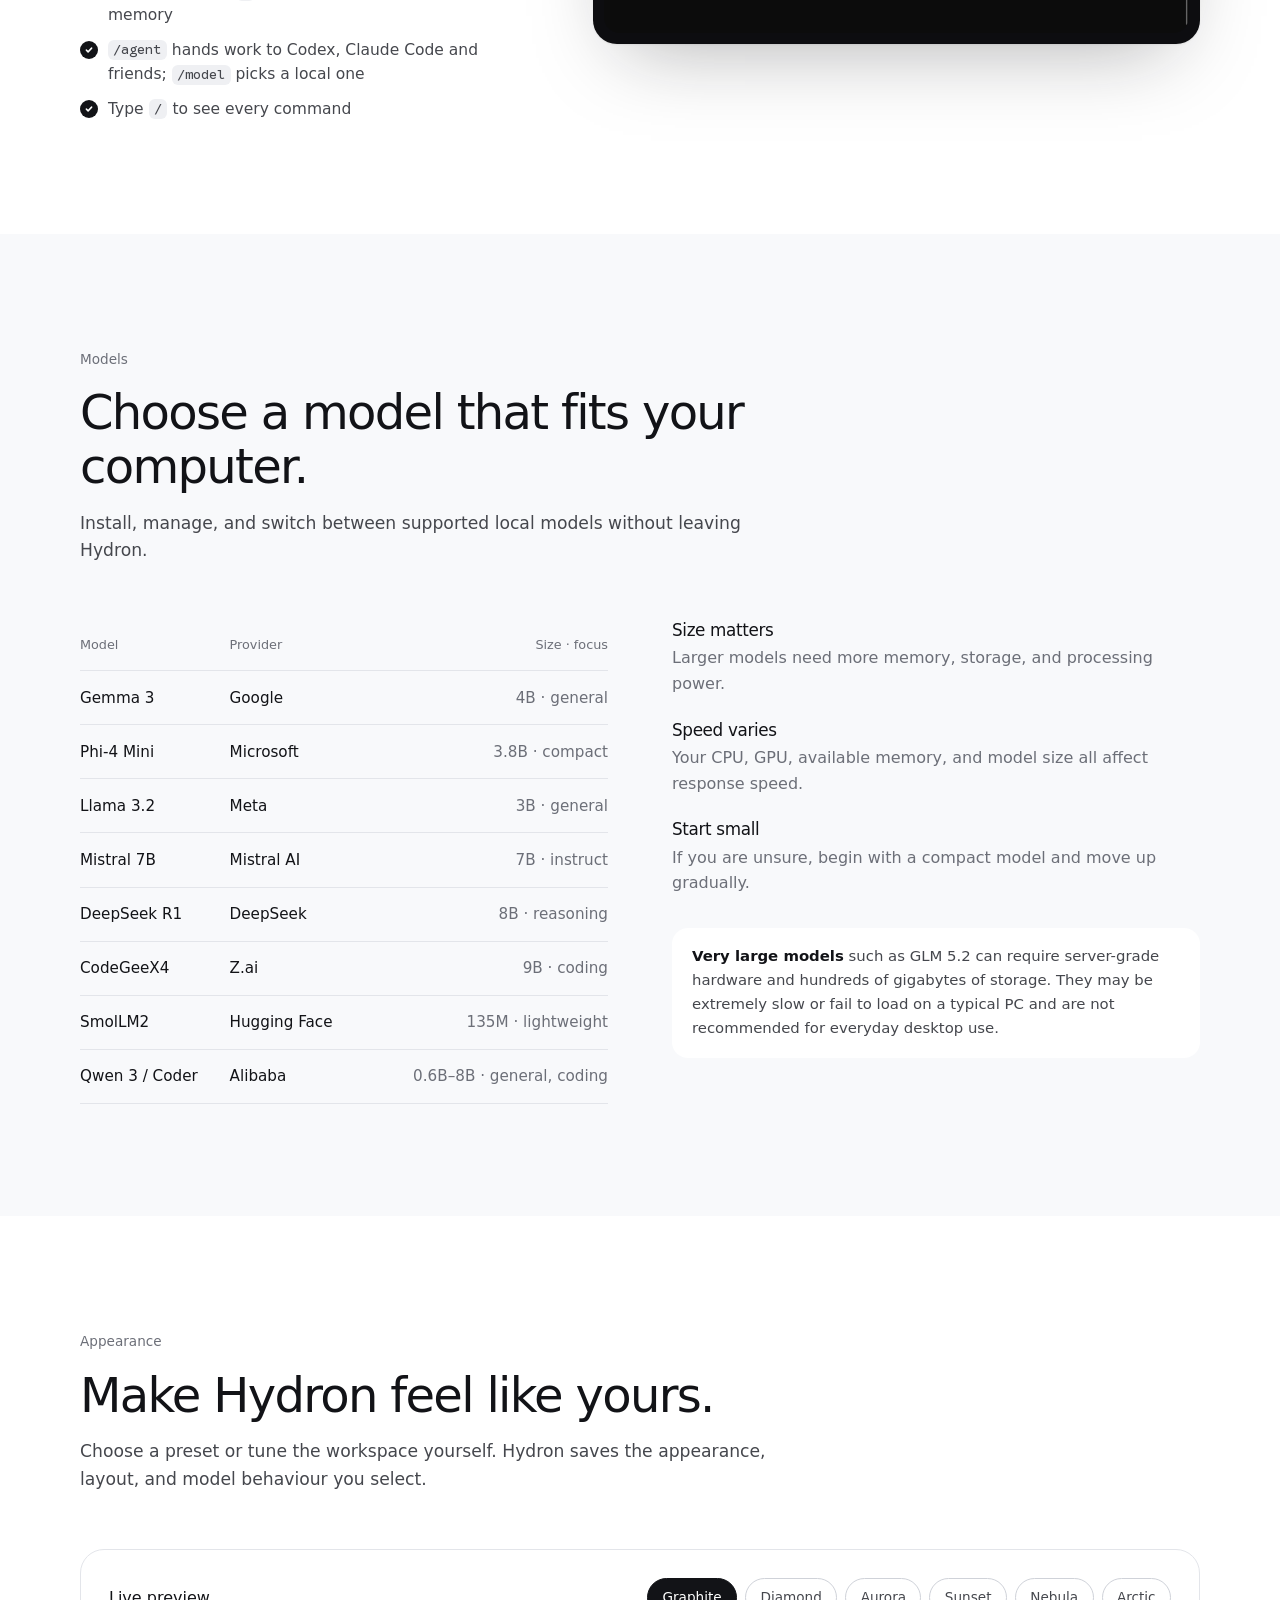
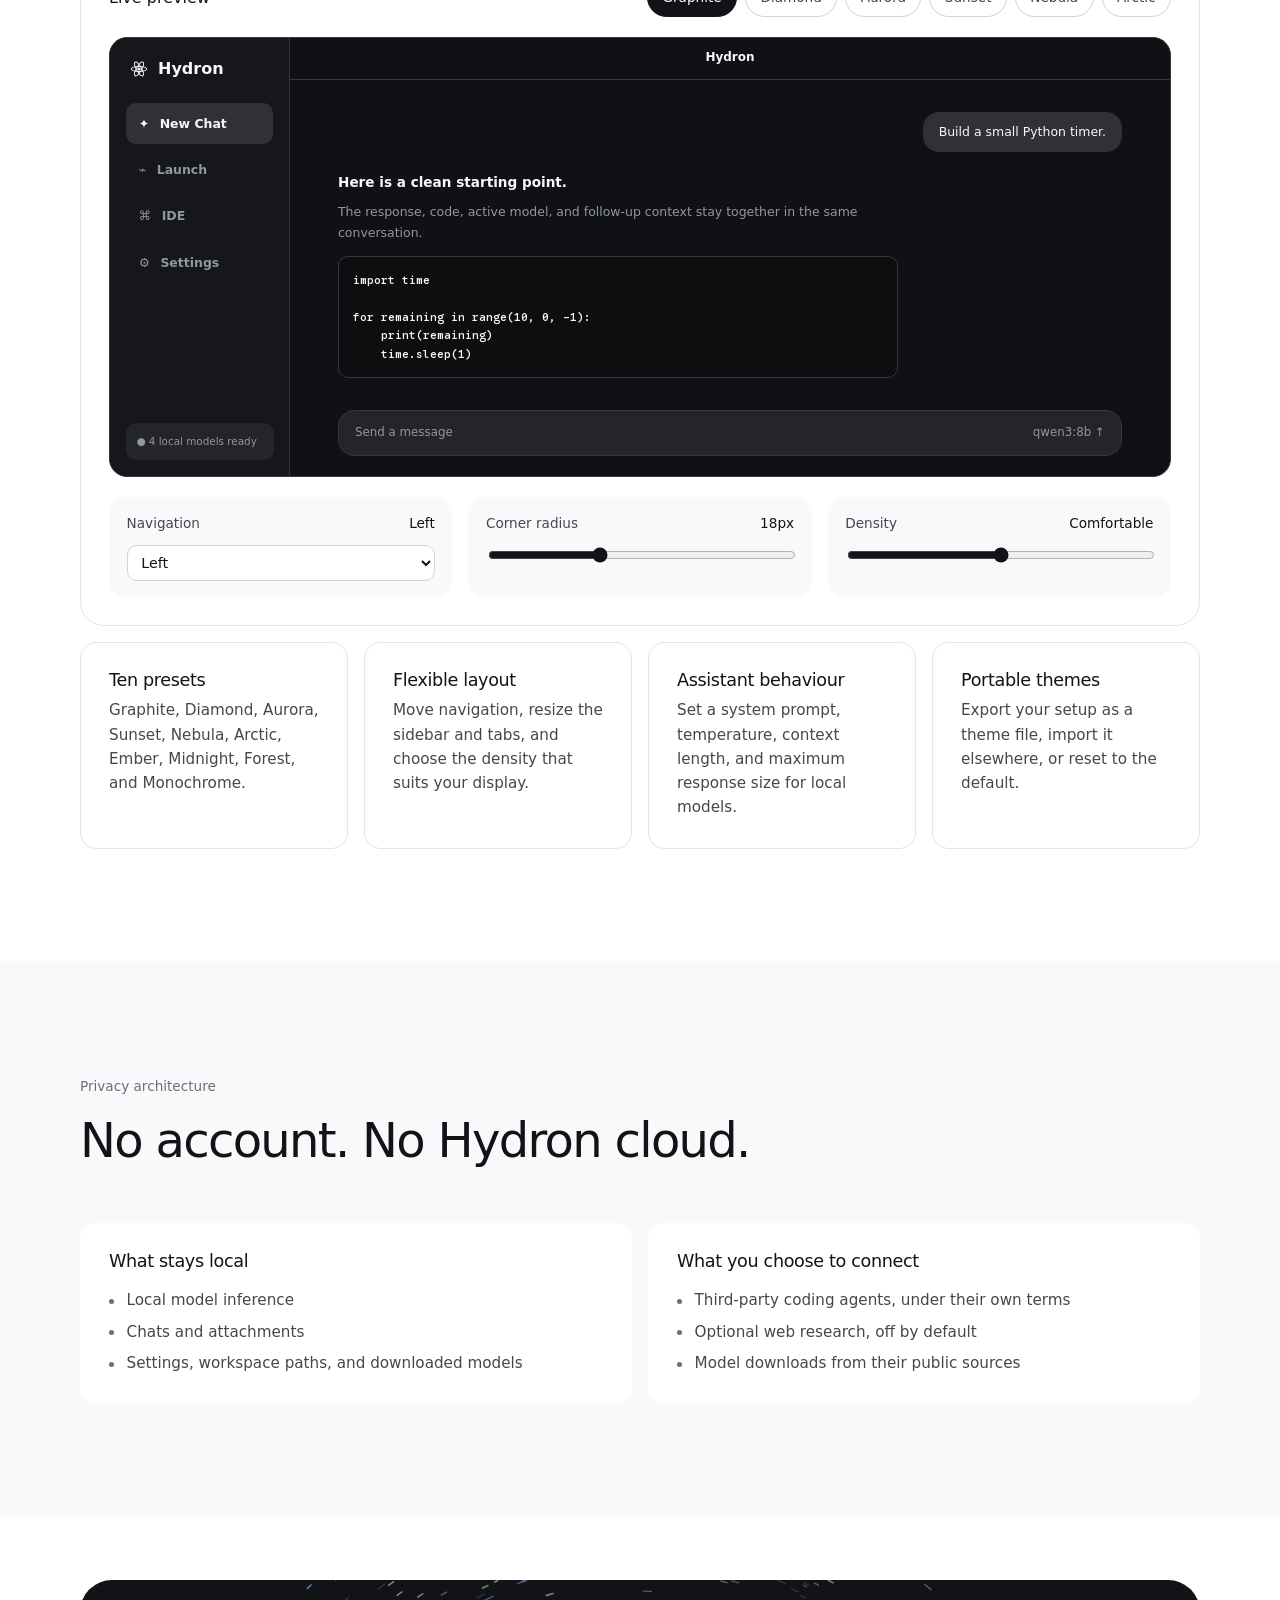
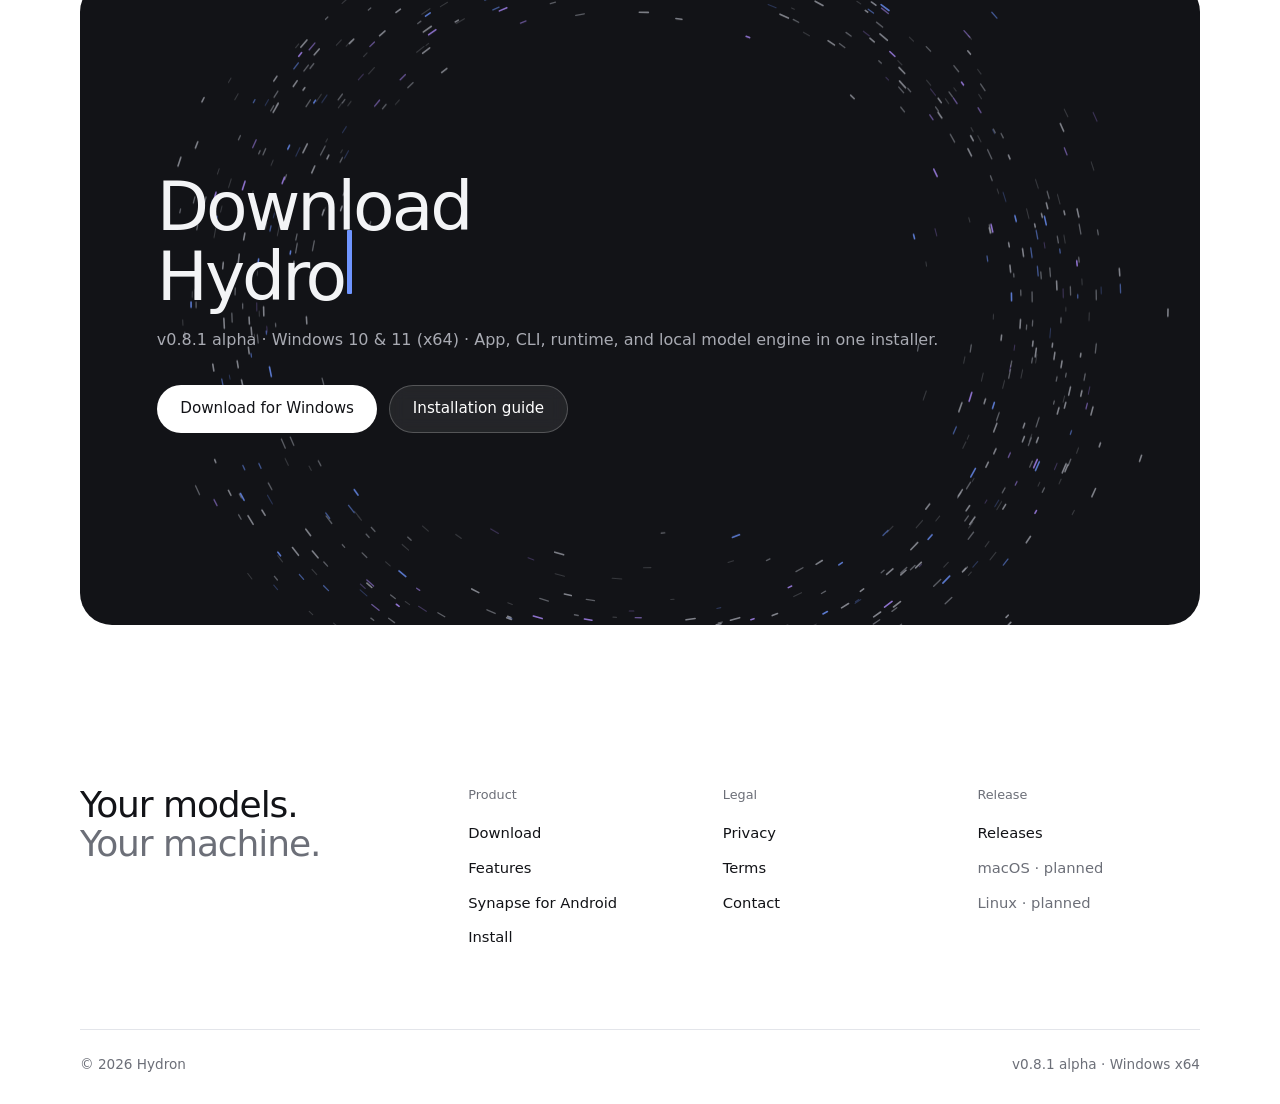
<file: features.html>
<!DOCTYPE html>
<html lang="en" class="no-js">
<head>
<meta charset="UTF-8">
<meta name="viewport" content="width=device-width,initial-scale=1">
<title>Hydron Features — Models, agents, and code</title>
<meta name="description" content="Explore Hydron chat, local models, coding agents, model management, and the integrated IDE.">
<meta name="theme-color" content="#ffffff" media="(prefers-color-scheme: light)">
<meta name="theme-color" content="#0b0b0d" media="(prefers-color-scheme: dark)">
<script>(function(){var t;try{t=localStorage.getItem('hydron-theme')}catch(e){}if(t!=='light'&&t!=='dark')t=matchMedia('(prefers-color-scheme: dark)').matches?'dark':'light';var d=document.documentElement;d.setAttribute('data-theme',t);d.className=d.className.replace('no-js','js')})();</script>
<link rel="manifest" href="manifest.webmanifest">
<link rel="icon" type="image/svg+xml" href="data:image/svg+xml,%3Csvg xmlns='http://www.w3.org/2000/svg' viewBox='0 0 64 64'%3E%3Crect width='64' height='64' rx='16' fill='%23111113'/%3E%3Cg fill='none' stroke='%23fff' stroke-width='3'%3E%3Cellipse cx='32' cy='32' rx='25' ry='8'/%3E%3Cellipse cx='32' cy='32' rx='25' ry='8' transform='rotate(60 32 32)'/%3E%3Cellipse cx='32' cy='32' rx='25' ry='8' transform='rotate(-60 32 32)'/%3E%3C/g%3E%3Ccircle cx='32' cy='32' r='5' fill='%23fff'/%3E%3C/svg%3E">
<link rel="preconnect" href="https://fonts.googleapis.com">
<link rel="preconnect" href="https://fonts.gstatic.com" crossorigin>
<link href="https://fonts.googleapis.com/css2?family=Google+Sans+Flex:opsz,wght@8..144,400..600&family=Google+Sans+Code:wght@400;500&display=swap" rel="stylesheet">
<link rel="stylesheet" href="assets/site.css?v=50fe80a5">
</head>
<body>
<a class="skip-link" href="#main">Skip to content</a>
<header class="nav" id="nav">
  <div class="container nav-inner">
    <a class="brand" href="index.html" aria-label="Hydron home"><svg class="brand-mark" viewBox="0 0 64 64" aria-hidden="true"><g fill="none" stroke="currentColor" stroke-width="3.5"><ellipse cx="32" cy="32" rx="25" ry="8"/><ellipse cx="32" cy="32" rx="25" ry="8" transform="rotate(60 32 32)"/><ellipse cx="32" cy="32" rx="25" ry="8" transform="rotate(-60 32 32)"/></g><circle cx="32" cy="32" r="5" fill="currentColor"/></svg><span>Hydron</span></a>
    <nav aria-label="Primary">
      <ul class="nav-links" id="nav-links">
<li><a href="index.html">Home</a></li>
<li><a class="active" aria-current="page" href="features.html">Features</a></li>
<li><a href="synapse.html">Synapse</a></li>
<li><a href="install.html">Install</a></li>
<li><a href="privacy.html">Privacy</a></li>
<li><a href="terms.html">Terms</a></li>
      </ul>
    </nav>
    <div class="nav-actions">
      <button class="theme-toggle" id="theme-toggle" type="button" aria-label="Switch to dark theme"><svg class="moon" width="18" height="18" viewBox="0 0 24 24" fill="none" stroke="currentColor" stroke-width="1.7" stroke-linecap="round" stroke-linejoin="round" aria-hidden="true"><path d="M20 14.5A8 8 0 0 1 9.5 4a8 8 0 1 0 10.5 10.5Z"/></svg><svg class="sun" width="18" height="18" viewBox="0 0 24 24" fill="none" stroke="currentColor" stroke-width="1.7" stroke-linecap="round" aria-hidden="true"><circle cx="12" cy="12" r="4"/><path d="M12 2v2M12 20v2M4.9 4.9l1.4 1.4M17.7 17.7l1.4 1.4M2 12h2M20 12h2M4.9 19.1l1.4-1.4M17.7 6.3l1.4-1.4"/></svg></button>
      <a class="btn btn-primary btn-small" href="downloads/Hydron-Setup.exe">Download</a>
      <button class="nav-toggle" id="nav-toggle" aria-label="Toggle navigation menu" aria-expanded="false" aria-controls="nav-links"><span></span></button>
    </div>
  </div>
</header>

<main id="main">
<section class="page-hero">
  <div class="container">
    <span class="eyebrow">Features</span>
    <h1 data-typed data-typed-now data-speed="38">Everything you need to build with local AI.</h1>
    <p class="lead">Hydron brings local model chat, supported coding agents, model management, and project tools into one Windows application.</p>
    <div class="actions"><a class="btn btn-primary" href="downloads/Hydron-Setup.exe">Download for Windows</a><a class="btn btn-secondary" href="install.html">Get started</a></div>
  </div>
</section>

<section class="showcase">
  <div class="container fade">
    <div class="frame"><img id="product-shot" src="assets/hydron-chat.png?v=d249b812" alt="Hydron chat interface" width="1279" height="719"></div>
    <div style="text-align:center">
      <div class="tabs" role="tablist" aria-label="Hydron product views">
        <button class="tab active" role="tab" aria-selected="true" data-shot="assets/hydron-chat.png?v=d249b812" data-alt="Hydron chat interface" data-caption="Chat with a local model or a connected coding agent.">Chat</button>
        <button class="tab" role="tab" aria-selected="false" data-shot="assets/hydron-launch.png?v=7ea89d19" data-alt="Hydron agents and local models screen" data-caption="Launch the agents already on your PC and manage installed models.">Agents &amp; models</button>
        <button class="tab" role="tab" aria-selected="false" data-shot="assets/hydron-models.png?v=3a570a95" data-alt="Hydron Model Shop" data-caption="Install any GGUF model from Hugging Face, the Ollama library or a direct link.">Model Shop</button>
        <button class="tab" role="tab" aria-selected="false" data-shot="assets/hydron-skills.png?v=f6dad4f7" data-alt="Hydron Skills library" data-caption="Install skills that change how the model writes, thinks and codes.">Skills</button>
        <button class="tab" role="tab" aria-selected="false" data-shot="assets/hydron-ide.png?v=c09e0cdf" data-alt="Hydron integrated development environment" data-caption="Edit your project with Ion in the Ask Hydron side chat.">IDE</button>
      </div>
      <p class="tab-caption" id="product-caption">Chat with a local model or a connected coding agent.</p>
    </div>
  </div>
</section>

<section class="section soft" id="features">
  <div class="container">
    <div class="section-head fade"><h2>Capabilities</h2><p>The essentials of a local AI workflow, designed to work together.</p></div>
    <div class="grid grid-3">
      <article class="card fade"><div class="icon"><svg viewBox="0 0 24 24" fill="none" stroke="currentColor" stroke-width="1.6" stroke-linecap="round" stroke-linejoin="round"><rect x="4" y="4" width="16" height="16" rx="3"/><path d="M9 9h6v6H9z"/><path d="M9 2v2M15 2v2M9 20v2M15 20v2M2 9h2M2 15h2M20 9h2M20 15h2"/></svg></div><h3>Run models on your PC</h3><p>Download and use supported models locally. No cloud subscription is needed for local conversations.</p></article>
      <article class="card fade"><div class="icon"><svg viewBox="0 0 24 24" fill="none" stroke="currentColor" stroke-width="1.6" stroke-linejoin="round"><path d="M4 6.5A1.5 1.5 0 0 1 5.5 5h4l1.5 2h7.5A1.5 1.5 0 0 1 20 8.5v9a1.5 1.5 0 0 1-1.5 1.5h-13A1.5 1.5 0 0 1 4 17.5z"/></svg></div><h3>Open your own folder</h3><p>Choose a project folder, search its files, edit code, and see live output beside your work.</p></article>
      <article class="card fade"><div class="icon"><svg viewBox="0 0 24 24" fill="none" stroke="currentColor" stroke-width="1.6" stroke-linecap="round" stroke-linejoin="round"><path d="M6 8h12l-1 12H7L6 8Z"/><path d="M9 8a3 3 0 0 1 6 0"/></svg></div><h3>Model Shop</h3><p>Install any GGUF model from Hugging Face, the Ollama library or a direct link, verified against its published SHA-256.</p></article>
      <article class="card fade"><div class="icon"><svg viewBox="0 0 24 24" fill="none" stroke="currentColor" stroke-width="1.6" stroke-linecap="round" stroke-linejoin="round"><path d="m5 8 4 4-4 4"/><path d="M12 16h7"/></svg></div><h3>Your coding agents</h3><p>Hydron finds supported agents installed on your PC and gives you one place to open and use them.</p></article>
      <article class="card fade"><div class="icon"><svg viewBox="0 0 24 24" fill="none" stroke="currentColor" stroke-width="1.6" stroke-linecap="round" stroke-linejoin="round"><path d="M12 3v4M12 17v4M3 12h4M17 12h4M6 6l2.5 2.5M15.5 15.5 18 18M6 18l2.5-2.5M15.5 8.5 18 6"/></svg></div><h3>62 skills</h3><p>Install skills that change how the model writes, thinks and codes — concise, tutor, reviewer and more, with new ones on the way.</p></article>
      <article class="card fade"><div class="icon"><svg viewBox="0 0 24 24" fill="none" stroke="currentColor" stroke-width="1.6" stroke-linejoin="round"><path d="M5 5h14a1 1 0 0 1 1 1v10a1 1 0 0 1-1 1h-8l-4 3v-3H5a1 1 0 0 1-1-1V6a1 1 0 0 1 1-1Z"/></svg></div><h3>Chats that stay saved</h3><p>Conversations stay on your computer and remember which model or agent you selected.</p></article>
    </div>
  </div>
</section>

<section class="section" id="model-shop">
  <div class="container">
    <div class="feature-row fade">
      <div class="feature-copy">
        <span class="eyebrow">Model Shop</span>
        <h3>Any model from Hugging Face, one click away.</h3>
        <p>Search Hugging Face straight from Hydron, or open an Ollama name, an <code>hf:owner/repo</code> reference or a direct <code>.gguf</code> link. Not sure where to start? Hydron's verified picks cover everything from tiny to capable.</p>
        <ul class="checklist"><li>Install any GGUF model from Hugging Face, the Ollama library or a link</li><li>Downloads are checked against the SHA-256 the source publishes</li><li>Browse the most-downloaded GGUF models on Hugging Face</li><li>Verified picks such as Qwen, Llama, Gemma, Phi, Mistral and DeepSeek</li></ul>
      </div>
      <div class="frame"><img src="assets/hydron-models.png?v=3a570a95" alt="Hydron Model Shop with Hugging Face search and verified model picks" width="1279" height="719" loading="lazy"></div>
    </div>
    <div class="feature-row flip fade" id="skills">
      <div class="feature-copy">
        <span class="eyebrow">Skills</span>
        <h3>Teach the model how you like to work.</h3>
        <p>Skills change how the model writes, thinks and codes. There are 62 to choose from today, with more to come — from Concise and Plain English to Copy editor, Tutor and Reviewer.</p>
        <ul class="checklist"><li>Install only the skills you want</li><li>Switch each installed skill on or off</li><li>Applies to the main chat, the side chat and the CLI</li><li>Search and filter by category</li></ul>
      </div>
      <div class="frame"><img src="assets/hydron-skills.png?v=f6dad4f7" alt="Hydron Skills library with installable writing and tone skills" width="1279" height="719" loading="lazy"></div>
    </div>
    <div class="feature-row fade">
      <div class="feature-copy">
        <span class="eyebrow">Integrated IDE</span>
        <h3>Edit code and see the result.</h3>
        <p>Open the folder you choose and work beside the AI tools using it. Hydron calls the language toolchains already installed on your PC.</p>
        <ul class="checklist"><li>Switch between the Hydron editor and VS Code</li><li>Ctrl+I opens Ask Hydron: Ion explains code, finds bugs and adds tests</li><li>You stay in control of every edit</li><li>Command palette, file explorer, and workspace search</li><li>Built-in terminal, problems, and output panels</li><li>Run with F5, plus Build and auto-save</li></ul>
      </div>
      <div class="frame"><img src="assets/hydron-ide.png?v=c09e0cdf" alt="Hydron integrated development environment" width="1279" height="719" loading="lazy"></div>
    </div>
    <div class="feature-row flip fade">
      <div class="feature-copy">
        <span class="eyebrow">Agent ecosystem</span>
        <h3>Bring the agents you already trust.</h3>
        <p>Hydron detects supported coding agents installed on your PC, including Codex, Claude Code, Hermes, OpenClaw, OpenCode, and Copilot CLI.</p>
        <ul class="checklist"><li>Use your own subscriptions or API access</li><li>Each provider keeps its own terms and privacy rules</li><li>Workspace and write access stay explicit</li></ul>
      </div>
      <div class="frame"><img src="assets/hydron-launch.png?v=7ea89d19" alt="Hydron agents and local models screen" width="1279" height="719" loading="lazy"></div>
    </div>
    <div class="feature-row fade">
      <div class="feature-copy">
        <span class="eyebrow">Terminal agent</span>
        <h3>A coding agent in your terminal.</h3>
        <p>Type <code>hydron</code> in any shell and tell it what to work on. It runs on a local model or an agent such as OpenCode, and asks for a change the way you'd ask a teammate.</p>
        <ul class="checklist"><li>Shift+Tab switches mode; Ctrl+L clears</li><li><code>@</code> attaches a file (Tab completes the path), <code>!</code> runs a shell command</li><li>Start a line with <code>#</code> to save a note to the project's memory</li><li><code>/agent</code> hands work to Codex, Claude Code and friends; <code>/model</code> picks a local one</li><li>Type <code>/</code> to see every command</li></ul>
      </div>
      <div class="frame natural"><img src="assets/hydron-cli.png?v=bfb326c3" alt="Hydron CLI start screen with the pixel Ion logo and a prompt asking what to work on" width="1279" height="719" loading="lazy"></div>
    </div>
  </div>
</section>

<section class="section soft" id="models">
  <div class="container">
    <div class="section-head fade"><span class="eyebrow">Models</span><h2>Choose a model that fits your computer.</h2><p>Install, manage, and switch between supported local models without leaving Hydron.</p></div>
    <div class="grid grid-2 fade" style="align-items:start;gap:clamp(2rem,5vw,4rem)">
      <table class="model-table">
        <thead><tr><th>Model</th><th>Provider</th><th>Size · focus</th></tr></thead>
        <tbody>
          <tr><td>Gemma 3</td><td>Google</td><td>4B · general</td></tr>
          <tr><td>Phi-4 Mini</td><td>Microsoft</td><td>3.8B · compact</td></tr>
          <tr><td>Llama 3.2</td><td>Meta</td><td>3B · general</td></tr>
          <tr><td>Mistral 7B</td><td>Mistral AI</td><td>7B · instruct</td></tr>
          <tr><td>DeepSeek R1</td><td>DeepSeek</td><td>8B · reasoning</td></tr>
          <tr><td>CodeGeeX4</td><td>Z.ai</td><td>9B · coding</td></tr>
          <tr><td>SmolLM2</td><td>Hugging Face</td><td>135M · lightweight</td></tr>
          <tr><td>Qwen 3 / Coder</td><td>Alibaba</td><td>0.6B–8B · general, coding</td></tr>
        </tbody>
      </table>
      <div>
        <div class="grid" style="gap:1.5rem">
          <div><h3 style="font-size:1.05rem;margin-bottom:.35rem">Size matters</h3><p class="muted">Larger models need more memory, storage, and processing power.</p></div>
          <div><h3 style="font-size:1.05rem;margin-bottom:.35rem">Speed varies</h3><p class="muted">Your CPU, GPU, available memory, and model size all affect response speed.</p></div>
          <div><h3 style="font-size:1.05rem;margin-bottom:.35rem">Start small</h3><p class="muted">If you are unsure, begin with a compact model and move up gradually.</p></div>
        </div>
        <div class="note" style="margin-top:2rem;background:var(--bg)"><strong>Very large models</strong> such as GLM 5.2 can require server-grade hardware and hundreds of gigabytes of storage. They may be extremely slow or fail to load on a typical PC and are not recommended for everyday desktop use.</div>
      </div>
    </div>
  </div>
</section>

<section class="section" id="customize">
  <div class="container">
    <div class="section-head fade"><span class="eyebrow">Appearance</span><h2>Make Hydron feel like yours.</h2><p>Choose a preset or tune the workspace yourself. Hydron saves the appearance, layout, and model behaviour you select.</p></div>
    <div class="studio fade">
      <div class="studio-bar">
        <strong>Live preview</strong>
        <div class="chips" role="group" aria-label="Preview an appearance preset">
          <button class="chip active" data-preset="graphite">Graphite</button><button class="chip" data-preset="diamond">Diamond</button><button class="chip" data-preset="aurora">Aurora</button><button class="chip" data-preset="sunset">Sunset</button><button class="chip" data-preset="nebula">Nebula</button><button class="chip" data-preset="arctic">Arctic</button>
        </div>
      </div>
      <div class="appearance-frame" id="appearance-frame" data-preset="graphite">
        <aside class="demo-sidebar"><div class="demo-brand"><svg class="demo-atom" viewBox="0 0 64 64" aria-hidden="true"><g fill="none" stroke="currentColor" stroke-width="3"><ellipse cx="32" cy="32" rx="25" ry="8"/><ellipse cx="32" cy="32" rx="25" ry="8" transform="rotate(60 32 32)"/><ellipse cx="32" cy="32" rx="25" ry="8" transform="rotate(-60 32 32)"/></g><circle cx="32" cy="32" r="5" fill="currentColor"/></svg><span>Hydron</span></div><div class="demo-nav"><span class="active">✦ <b>New Chat</b></span><span>⌁ <b>Launch</b></span><span>⌘ <b>IDE</b></span><span>⚙ <b>Settings</b></span></div><div class="demo-status">● 4 local models ready</div></aside>
        <div class="demo-main"><div class="demo-titlebar">Hydron</div><div class="demo-chat"><div class="demo-bubble">Build a small Python timer.</div><div class="demo-answer"><strong>Here is a clean starting point.</strong><p>The response, code, active model, and follow-up context stay together in the same conversation.</p><div class="demo-code">import time

for remaining in range(10, 0, -1):
    print(remaining)
    time.sleep(1)</div></div></div><div class="demo-composer"><span>Send a message</span><span>qwen3:8b ↑</span></div></div>
      </div>
      <div class="studio-controls">
        <div class="studio-control"><label for="nav-control"><span>Navigation</span><output id="nav-output">Left</output></label><select id="nav-control"><option>Left</option><option>Right</option></select></div>
        <div class="studio-control"><label for="radius-control"><span>Corner radius</span><output id="radius-output">18px</output></label><input id="radius-control" type="range" min="8" max="36" value="18"></div>
        <div class="studio-control"><label for="density-control"><span>Density</span><output id="density-output">Comfortable</output></label><input id="density-control" type="range" min="0" max="2" value="1"></div>
      </div>
    </div>
    <div class="grid grid-4" style="margin-top:1rem">
      <article class="card fade"><h3>Ten presets</h3><p>Graphite, Diamond, Aurora, Sunset, Nebula, Arctic, Ember, Midnight, Forest, and Monochrome.</p></article>
      <article class="card fade"><h3>Flexible layout</h3><p>Move navigation, resize the sidebar and tabs, and choose the density that suits your display.</p></article>
      <article class="card fade"><h3>Assistant behaviour</h3><p>Set a system prompt, temperature, context length, and maximum response size for local models.</p></article>
      <article class="card fade"><h3>Portable themes</h3><p>Export your setup as a theme file, import it elsewhere, or reset to the default.</p></article>
    </div>
  </div>
</section>

<section class="section soft">
  <div class="container">
    <div class="section-head fade"><span class="eyebrow">Privacy architecture</span><h2>No account. No Hydron cloud.</h2></div>
    <div class="grid grid-2">
      <article class="card fade"><h3>What stays local</h3><ul><li>Local model inference</li><li>Chats and attachments</li><li>Settings, workspace paths, and downloaded models</li></ul></article>
      <article class="card fade"><h3>What you choose to connect</h3><ul><li>Third-party coding agents, under their own terms</li><li>Optional web research, off by default</li><li>Model downloads from their public sources</li></ul></article>
    </div>
  </div>
</section>

<section class="download" id="download">
  <div class="container">
    <div class="download-panel fade">
      <canvas class="ring" data-density=".7" aria-hidden="true"></canvas>
      <h2 data-typed data-speed="55">Download Hydron</h2>
      <p>v0.8.1 alpha · Windows 10 &amp; 11 (x64) · App, CLI, runtime, and local model engine in one installer.</p>
      <div class="actions"><a class="btn btn-inverse" href="downloads/Hydron-Setup.exe">Download for Windows</a><a class="btn btn-ghost-inverse" href="install.html">Installation guide</a></div>
    </div>
  </div>
</section>
</main>

<footer class="footer">
  <div class="container">
    <div class="footer-top">
      <p class="footer-title">Your models.<br><span class="soft">Your machine.</span></p>
      <nav class="footer-col" aria-label="Product"><h5>Product</h5><ul><li><a href="downloads/Hydron-Setup.exe">Download</a></li><li><a href="features.html">Features</a></li><li><a href="synapse.html">Synapse for Android</a></li><li><a href="install.html">Install</a></li></ul></nav>
      <nav class="footer-col" aria-label="Legal"><h5>Legal</h5><ul><li><a href="privacy.html">Privacy</a></li><li><a href="terms.html">Terms</a></li><li><a href="terms.html#contact">Contact</a></li></ul></nav>
      <nav class="footer-col" aria-label="Release"><h5>Release</h5><ul><li><a href="https://github.com/hydronai/hydron/releases">Releases</a></li><li><span>macOS · planned</span></li><li><span>Linux · planned</span></li></ul></nav>
    </div>
    <div class="footer-bottom"><span>© <span id="year">2026</span> Hydron</span><span>v0.8.1 alpha · Windows x64</span></div>
  </div>
</footer>
<script src="assets/site.js?v=9f985bcd"></script>
</body>
</html>
</file>
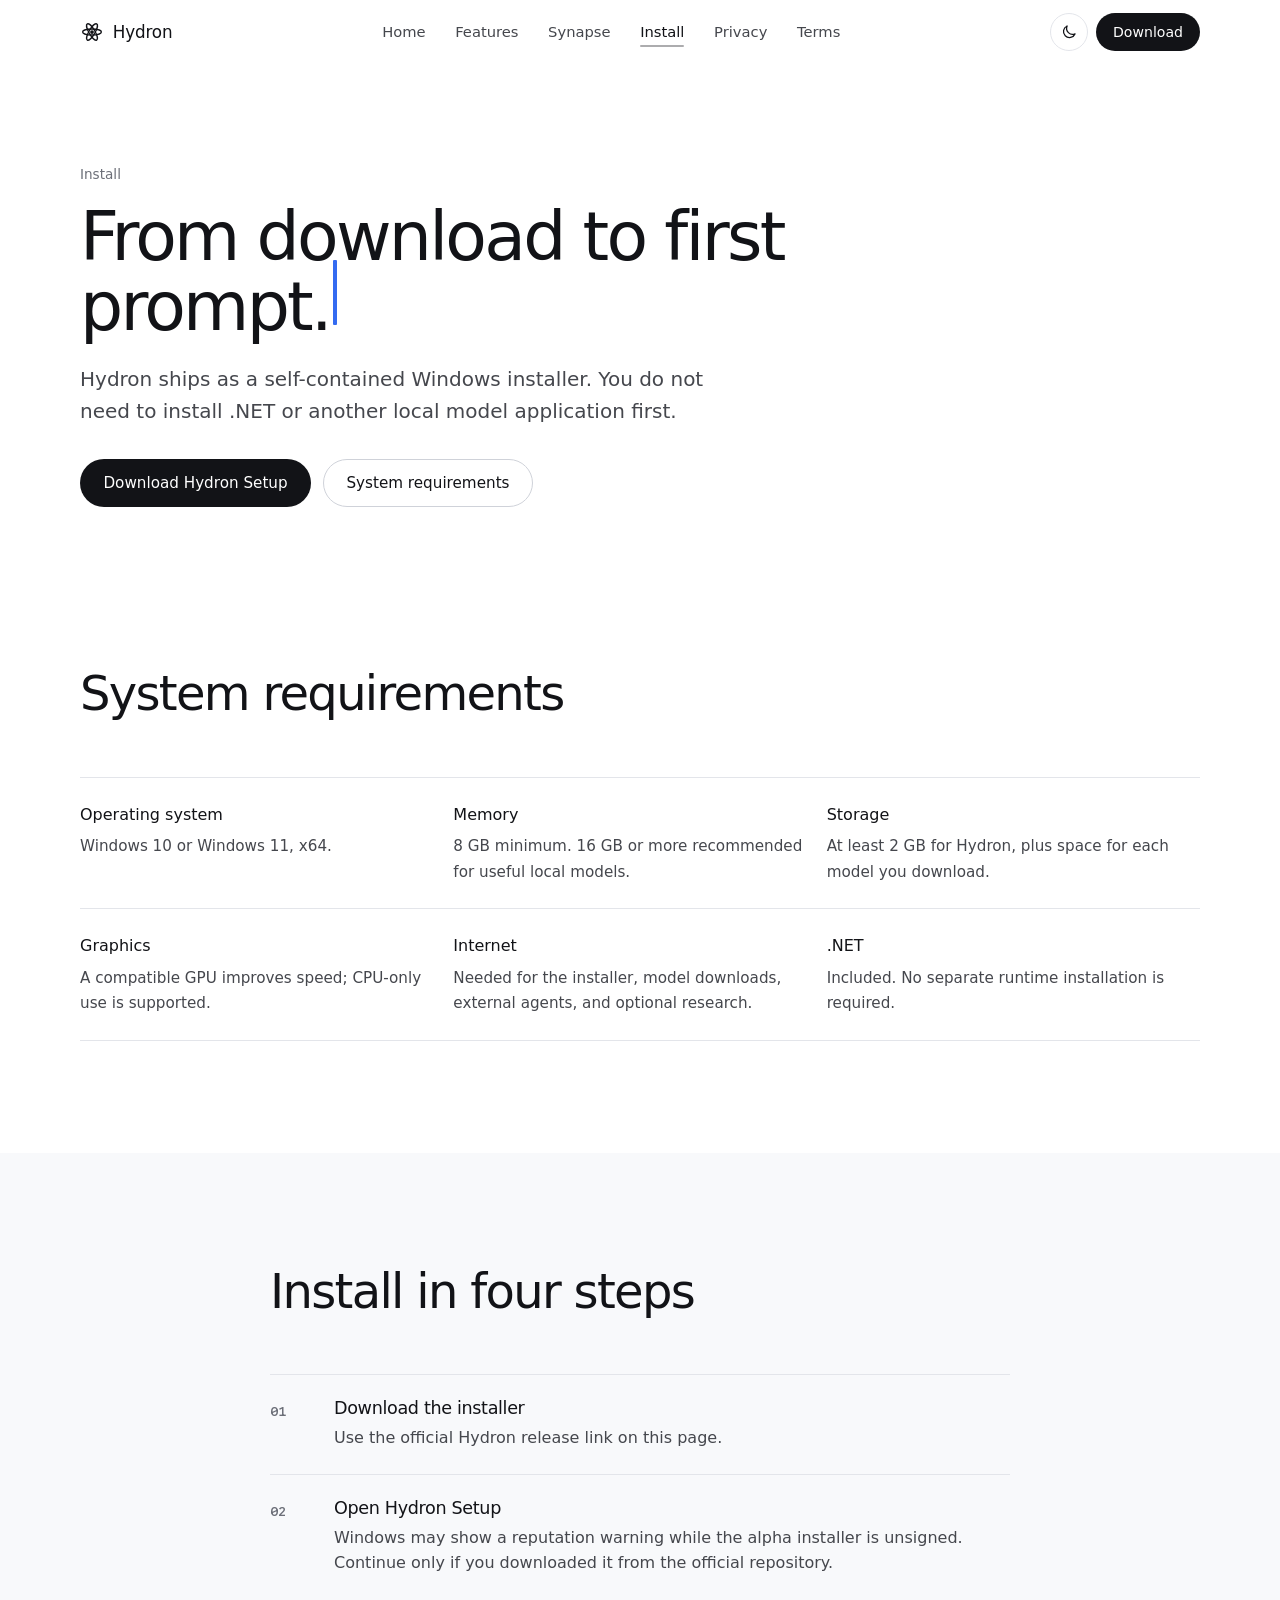
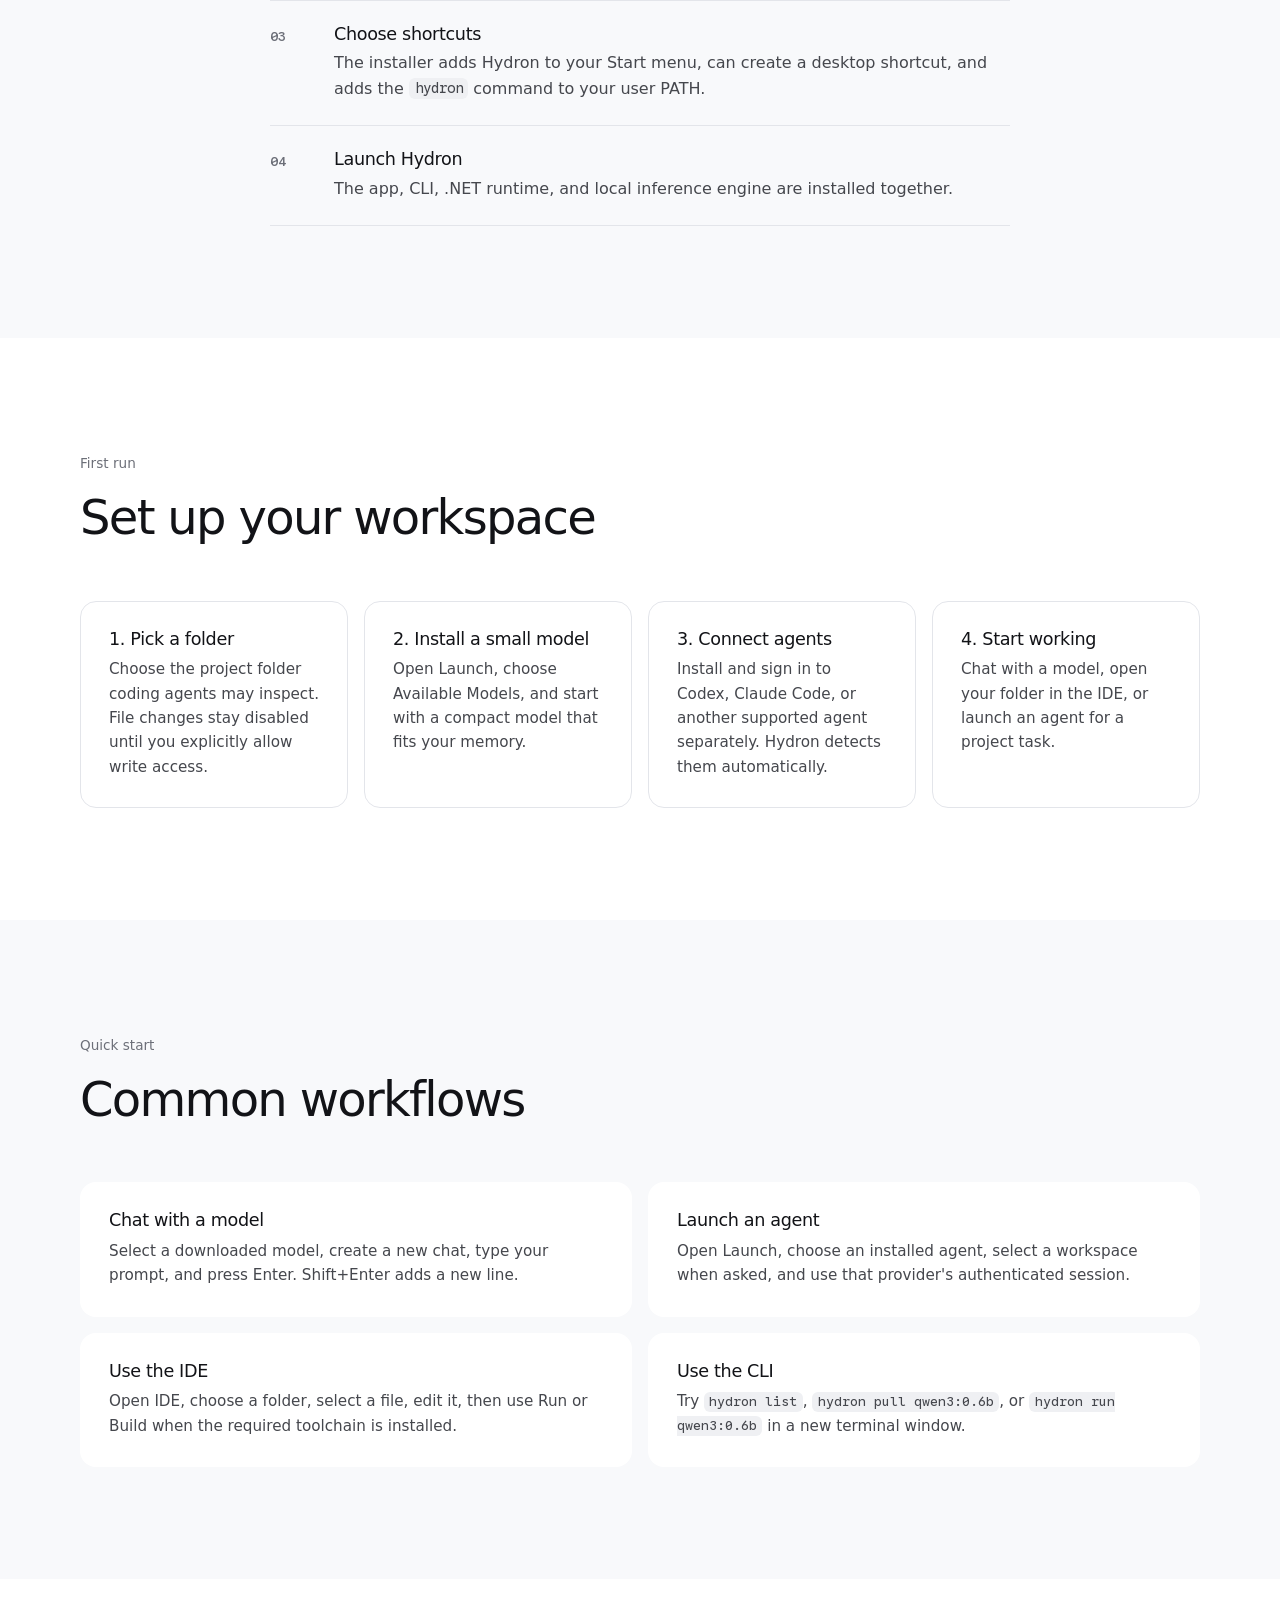
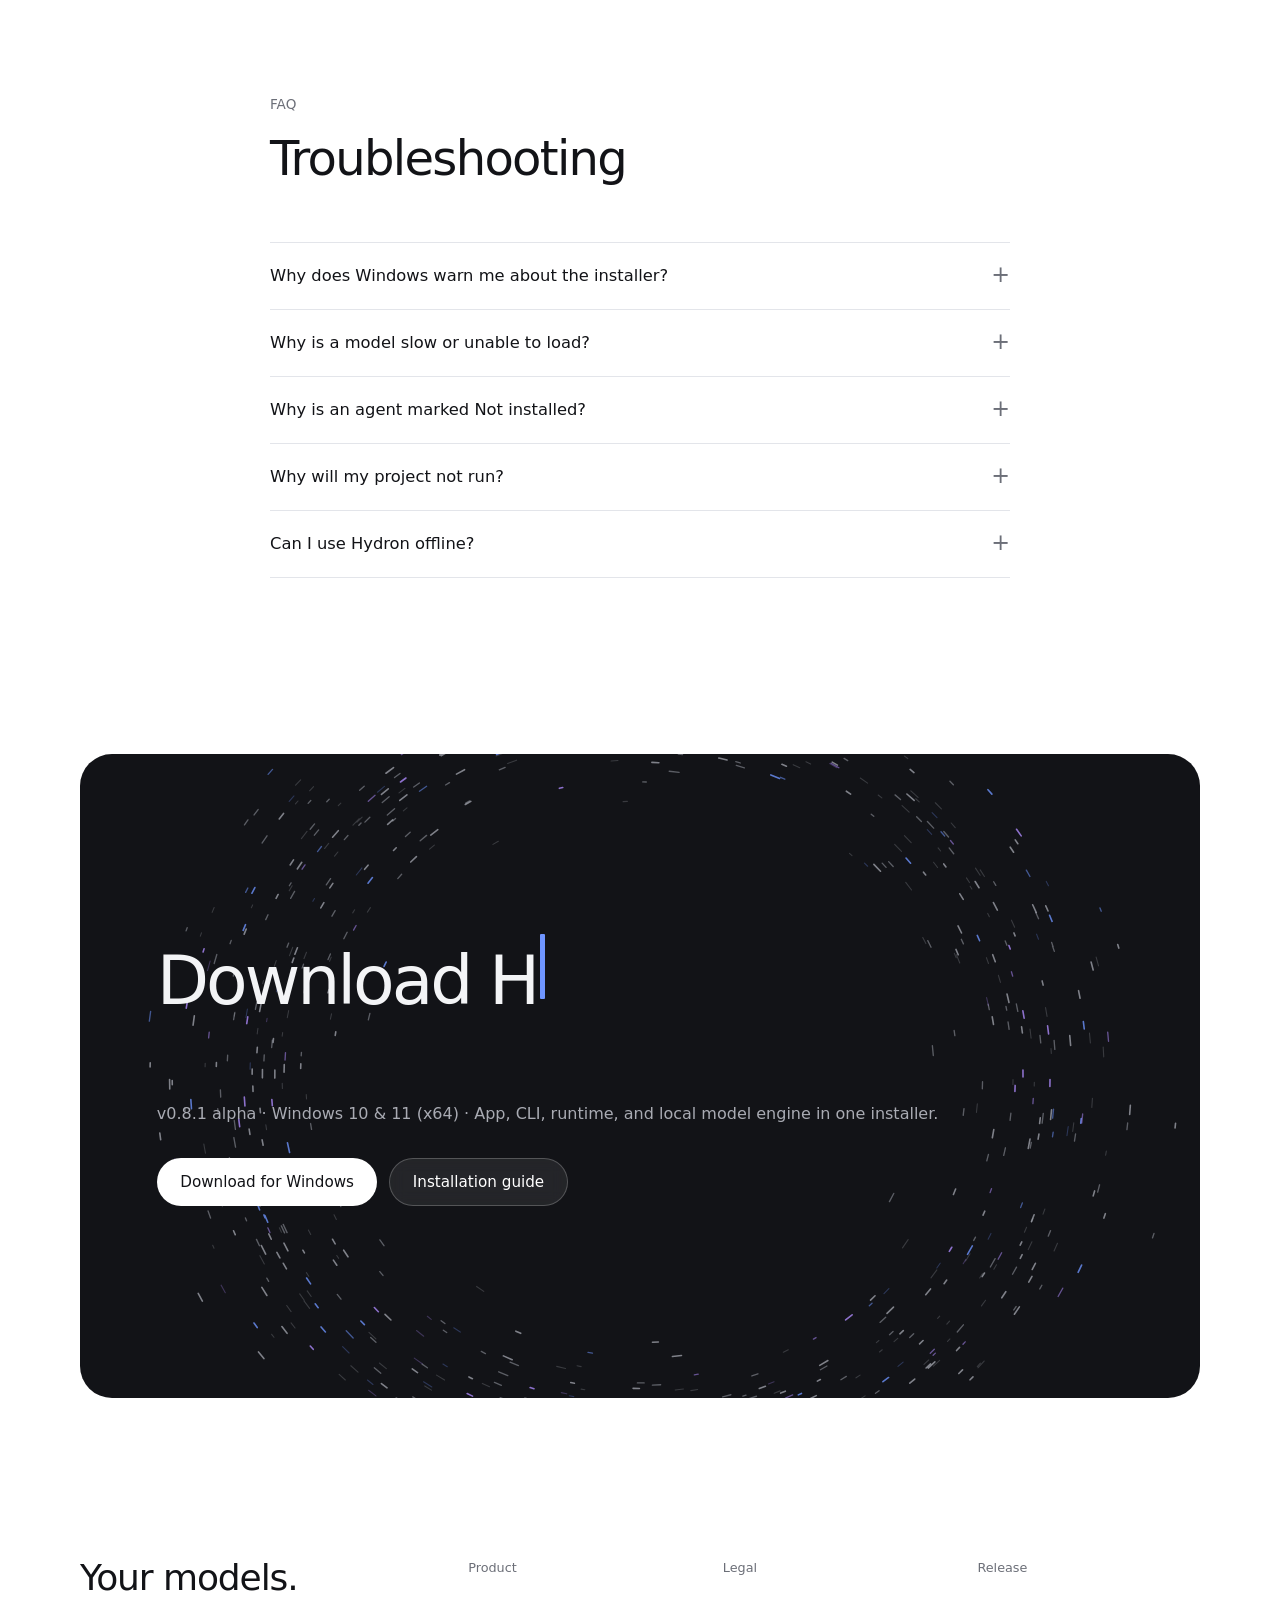
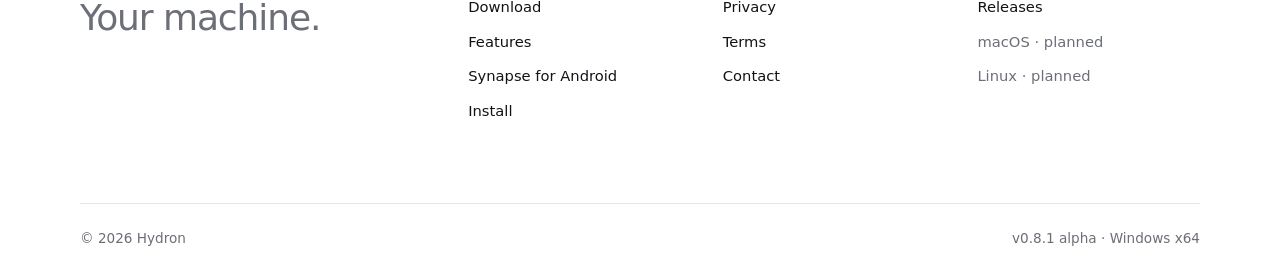
<file: install.html>
<!DOCTYPE html>
<html lang="en" class="no-js">
<head>
<meta charset="UTF-8">
<meta name="viewport" content="width=device-width,initial-scale=1">
<title>Install Hydron — Windows setup guide</title>
<meta name="description" content="Download and install Hydron for Windows. System requirements, setup steps, and troubleshooting.">
<meta name="theme-color" content="#ffffff" media="(prefers-color-scheme: light)">
<meta name="theme-color" content="#0b0b0d" media="(prefers-color-scheme: dark)">
<script>(function(){var t;try{t=localStorage.getItem('hydron-theme')}catch(e){}if(t!=='light'&&t!=='dark')t=matchMedia('(prefers-color-scheme: dark)').matches?'dark':'light';var d=document.documentElement;d.setAttribute('data-theme',t);d.className=d.className.replace('no-js','js')})();</script>
<link rel="manifest" href="manifest.webmanifest">
<link rel="icon" type="image/svg+xml" href="data:image/svg+xml,%3Csvg xmlns='http://www.w3.org/2000/svg' viewBox='0 0 64 64'%3E%3Crect width='64' height='64' rx='16' fill='%23111113'/%3E%3Cg fill='none' stroke='%23fff' stroke-width='3'%3E%3Cellipse cx='32' cy='32' rx='25' ry='8'/%3E%3Cellipse cx='32' cy='32' rx='25' ry='8' transform='rotate(60 32 32)'/%3E%3Cellipse cx='32' cy='32' rx='25' ry='8' transform='rotate(-60 32 32)'/%3E%3C/g%3E%3Ccircle cx='32' cy='32' r='5' fill='%23fff'/%3E%3C/svg%3E">
<link rel="preconnect" href="https://fonts.googleapis.com">
<link rel="preconnect" href="https://fonts.gstatic.com" crossorigin>
<link href="https://fonts.googleapis.com/css2?family=Google+Sans+Flex:opsz,wght@8..144,400..600&family=Google+Sans+Code:wght@400;500&display=swap" rel="stylesheet">
<link rel="stylesheet" href="assets/site.css?v=50fe80a5">
</head>
<body>
<a class="skip-link" href="#main">Skip to content</a>
<header class="nav" id="nav">
  <div class="container nav-inner">
    <a class="brand" href="index.html" aria-label="Hydron home"><svg class="brand-mark" viewBox="0 0 64 64" aria-hidden="true"><g fill="none" stroke="currentColor" stroke-width="3.5"><ellipse cx="32" cy="32" rx="25" ry="8"/><ellipse cx="32" cy="32" rx="25" ry="8" transform="rotate(60 32 32)"/><ellipse cx="32" cy="32" rx="25" ry="8" transform="rotate(-60 32 32)"/></g><circle cx="32" cy="32" r="5" fill="currentColor"/></svg><span>Hydron</span></a>
    <nav aria-label="Primary">
      <ul class="nav-links" id="nav-links">
<li><a href="index.html">Home</a></li>
<li><a href="features.html">Features</a></li>
<li><a href="synapse.html">Synapse</a></li>
<li><a class="active" aria-current="page" href="install.html">Install</a></li>
<li><a href="privacy.html">Privacy</a></li>
<li><a href="terms.html">Terms</a></li>
      </ul>
    </nav>
    <div class="nav-actions">
      <button class="theme-toggle" id="theme-toggle" type="button" aria-label="Switch to dark theme"><svg class="moon" width="18" height="18" viewBox="0 0 24 24" fill="none" stroke="currentColor" stroke-width="1.7" stroke-linecap="round" stroke-linejoin="round" aria-hidden="true"><path d="M20 14.5A8 8 0 0 1 9.5 4a8 8 0 1 0 10.5 10.5Z"/></svg><svg class="sun" width="18" height="18" viewBox="0 0 24 24" fill="none" stroke="currentColor" stroke-width="1.7" stroke-linecap="round" aria-hidden="true"><circle cx="12" cy="12" r="4"/><path d="M12 2v2M12 20v2M4.9 4.9l1.4 1.4M17.7 17.7l1.4 1.4M2 12h2M20 12h2M4.9 19.1l1.4-1.4M17.7 6.3l1.4-1.4"/></svg></button>
      <a class="btn btn-primary btn-small" href="downloads/Hydron-Setup.exe">Download</a>
      <button class="nav-toggle" id="nav-toggle" aria-label="Toggle navigation menu" aria-expanded="false" aria-controls="nav-links"><span></span></button>
    </div>
  </div>
</header>

<main id="main">
<section class="page-hero">
  <div class="container">
    <span class="eyebrow">Install</span>
    <h1 data-typed data-typed-now data-speed="38">From download to first prompt.</h1>
    <p class="lead">Hydron ships as a self-contained Windows installer. You do not need to install .NET or another local model application first.</p>
    <div class="actions"><a class="btn btn-primary" href="downloads/Hydron-Setup.exe">Download Hydron Setup</a><a class="btn btn-secondary" href="#requirements">System requirements</a></div>
  </div>
</section>

<section class="section" id="requirements">
  <div class="container">
    <div class="section-head fade"><h2>System requirements</h2></div>
    <div class="spec fade">
      <div><strong>Operating system</strong><span>Windows 10 or Windows 11, x64.</span></div>
      <div><strong>Memory</strong><span>8 GB minimum. 16 GB or more recommended for useful local models.</span></div>
      <div><strong>Storage</strong><span>At least 2 GB for Hydron, plus space for each model you download.</span></div>
      <div><strong>Graphics</strong><span>A compatible GPU improves speed; CPU-only use is supported.</span></div>
      <div><strong>Internet</strong><span>Needed for the installer, model downloads, external agents, and optional research.</span></div>
      <div><strong>.NET</strong><span>Included. No separate runtime installation is required.</span></div>
    </div>
  </div>
</section>

<section class="section soft">
  <div class="container narrow">
    <div class="section-head fade"><h2>Install in four steps</h2></div>
    <div class="steps fade">
      <article class="step"><div><h3>Download the installer</h3><p>Use the official Hydron release link on this page.</p></div></article>
      <article class="step"><div><h3>Open Hydron Setup</h3><p>Windows may show a reputation warning while the alpha installer is unsigned. Continue only if you downloaded it from the official repository.</p></div></article>
      <article class="step"><div><h3>Choose shortcuts</h3><p>The installer adds Hydron to your Start menu, can create a desktop shortcut, and adds the <code>hydron</code> command to your user PATH.</p></div></article>
      <article class="step"><div><h3>Launch Hydron</h3><p>The app, CLI, .NET runtime, and local inference engine are installed together.</p></div></article>
    </div>
  </div>
</section>

<section class="section">
  <div class="container">
    <div class="section-head fade"><span class="eyebrow">First run</span><h2>Set up your workspace</h2></div>
    <div class="grid grid-4">
      <article class="card fade"><h3>1. Pick a folder</h3><p>Choose the project folder coding agents may inspect. File changes stay disabled until you explicitly allow write access.</p></article>
      <article class="card fade"><h3>2. Install a small model</h3><p>Open Launch, choose Available Models, and start with a compact model that fits your memory.</p></article>
      <article class="card fade"><h3>3. Connect agents</h3><p>Install and sign in to Codex, Claude Code, or another supported agent separately. Hydron detects them automatically.</p></article>
      <article class="card fade"><h3>4. Start working</h3><p>Chat with a model, open your folder in the IDE, or launch an agent for a project task.</p></article>
    </div>
  </div>
</section>

<section class="section soft">
  <div class="container">
    <div class="section-head fade"><span class="eyebrow">Quick start</span><h2>Common workflows</h2></div>
    <div class="grid grid-2">
      <article class="card fade"><h3>Chat with a model</h3><p>Select a downloaded model, create a new chat, type your prompt, and press Enter. Shift+Enter adds a new line.</p></article>
      <article class="card fade"><h3>Launch an agent</h3><p>Open Launch, choose an installed agent, select a workspace when asked, and use that provider's authenticated session.</p></article>
      <article class="card fade"><h3>Use the IDE</h3><p>Open IDE, choose a folder, select a file, edit it, then use Run or Build when the required toolchain is installed.</p></article>
      <article class="card fade"><h3>Use the CLI</h3><p>Try <code>hydron list</code>, <code>hydron pull qwen3:0.6b</code>, or <code>hydron run qwen3:0.6b</code> in a new terminal window.</p></article>
    </div>
  </div>
</section>

<section class="section">
  <div class="container narrow">
    <div class="section-head fade"><span class="eyebrow">FAQ</span><h2>Troubleshooting</h2></div>
    <div class="faq fade">
      <details><summary>Why does Windows warn me about the installer?</summary><p>The current alpha is not yet signed with a trusted Windows certificate. Download only from the official Hydron repository and verify the release checksum when provided.</p></details>
      <details><summary>Why is a model slow or unable to load?</summary><p>The model may be too large for the available memory, or your CPU/GPU may not support it efficiently. Close memory-heavy apps and try a smaller model.</p></details>
      <details><summary>Why is an agent marked Not installed?</summary><p>Hydron does not bundle third-party agents. Install the agent's official CLI, sign in, restart Hydron, and press Refresh.</p></details>
      <details><summary>Why will my project not run?</summary><p>Hydron calls the language tools installed on your PC. Install the required compiler or interpreter, then reopen Hydron.</p></details>
      <details><summary>Can I use Hydron offline?</summary><p>Downloaded local models can run offline. New downloads, cloud agents, and optional web research require internet access.</p></details>
    </div>
  </div>
</section>

<section class="download" id="download">
  <div class="container">
    <div class="download-panel fade">
      <canvas class="ring" data-density=".7" aria-hidden="true"></canvas>
      <h2 data-typed data-speed="55">Download Hydron</h2>
      <p>v0.8.1 alpha · Windows 10 &amp; 11 (x64) · App, CLI, runtime, and local model engine in one installer.</p>
      <div class="actions"><a class="btn btn-inverse" href="downloads/Hydron-Setup.exe">Download for Windows</a><a class="btn btn-ghost-inverse" href="install.html">Installation guide</a></div>
    </div>
  </div>
</section>
</main>

<footer class="footer">
  <div class="container">
    <div class="footer-top">
      <p class="footer-title">Your models.<br><span class="soft">Your machine.</span></p>
      <nav class="footer-col" aria-label="Product"><h5>Product</h5><ul><li><a href="downloads/Hydron-Setup.exe">Download</a></li><li><a href="features.html">Features</a></li><li><a href="synapse.html">Synapse for Android</a></li><li><a href="install.html">Install</a></li></ul></nav>
      <nav class="footer-col" aria-label="Legal"><h5>Legal</h5><ul><li><a href="privacy.html">Privacy</a></li><li><a href="terms.html">Terms</a></li><li><a href="terms.html#contact">Contact</a></li></ul></nav>
      <nav class="footer-col" aria-label="Release"><h5>Release</h5><ul><li><a href="https://github.com/hydronai/hydron/releases">Releases</a></li><li><span>macOS · planned</span></li><li><span>Linux · planned</span></li></ul></nav>
    </div>
    <div class="footer-bottom"><span>© <span id="year">2026</span> Hydron</span><span>v0.8.1 alpha · Windows x64</span></div>
  </div>
</footer>
<script src="assets/site.js?v=9f985bcd"></script>
</body>
</html>
</file>
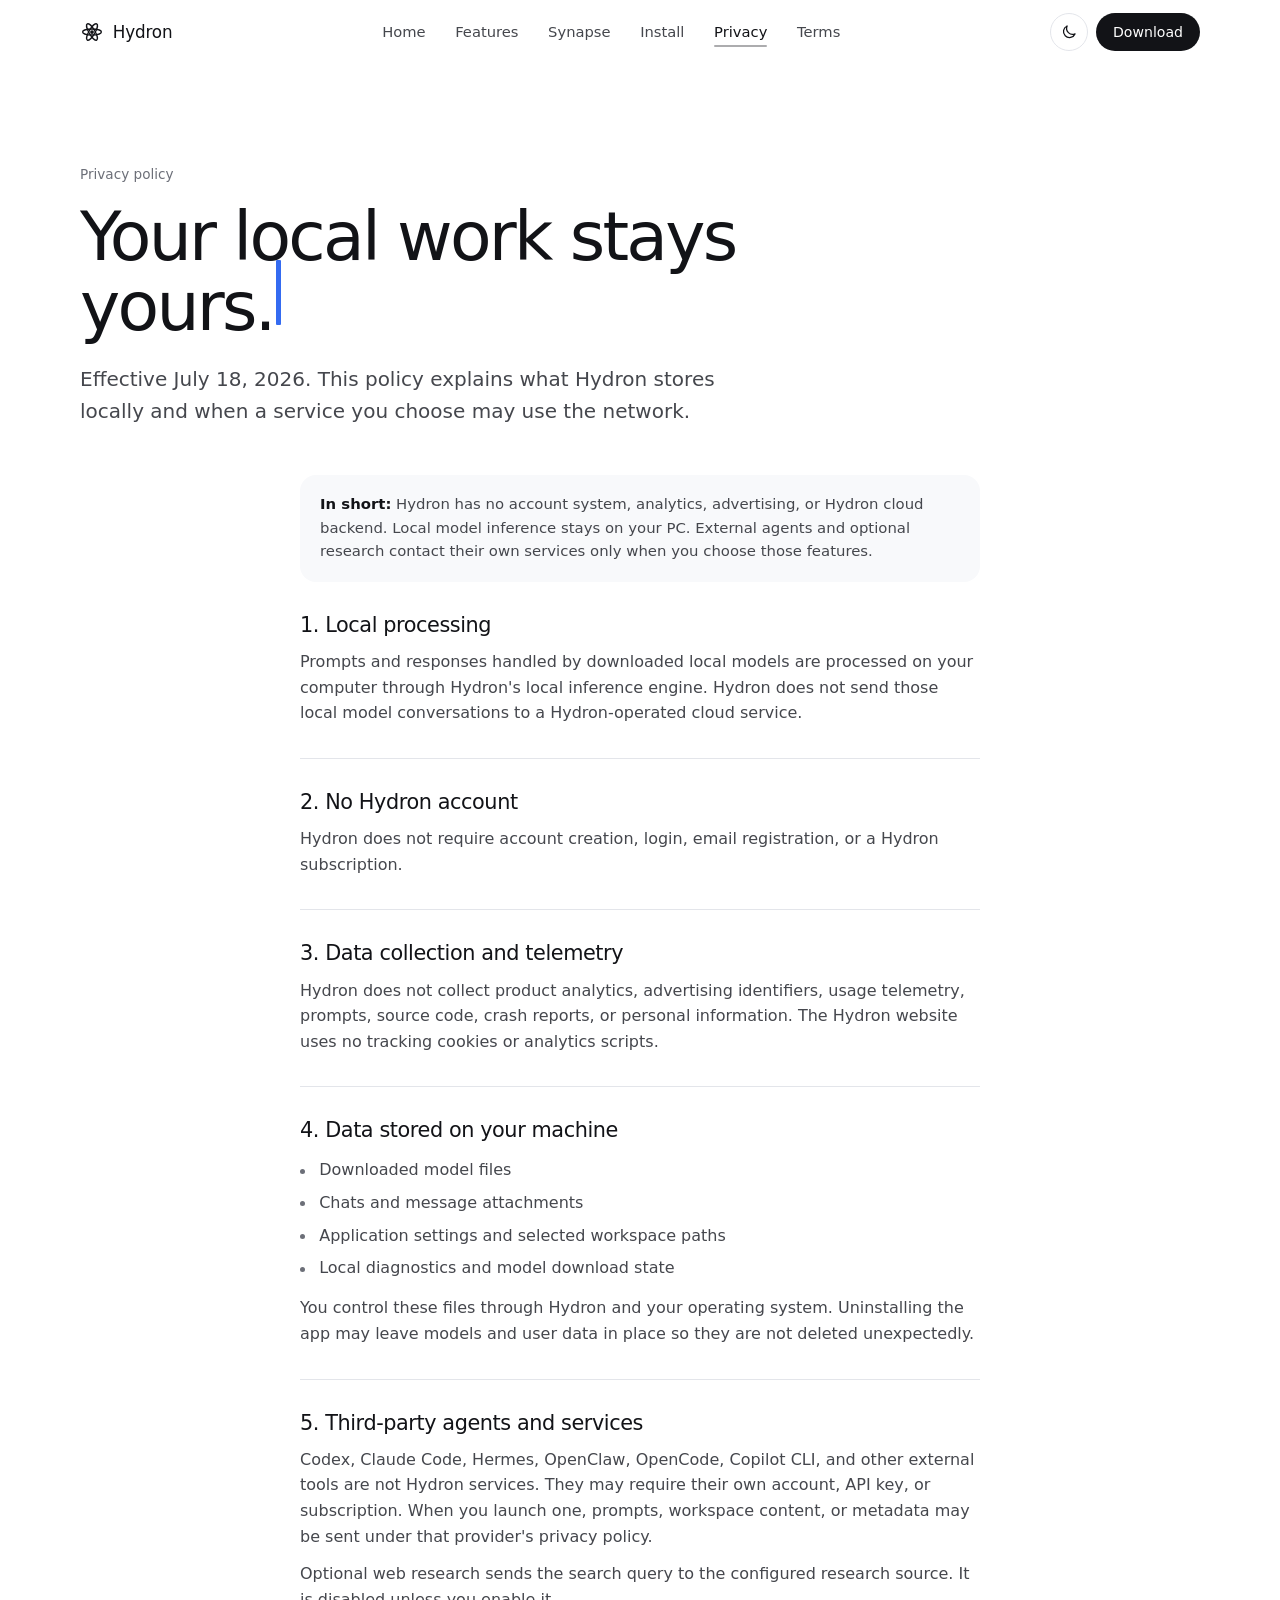
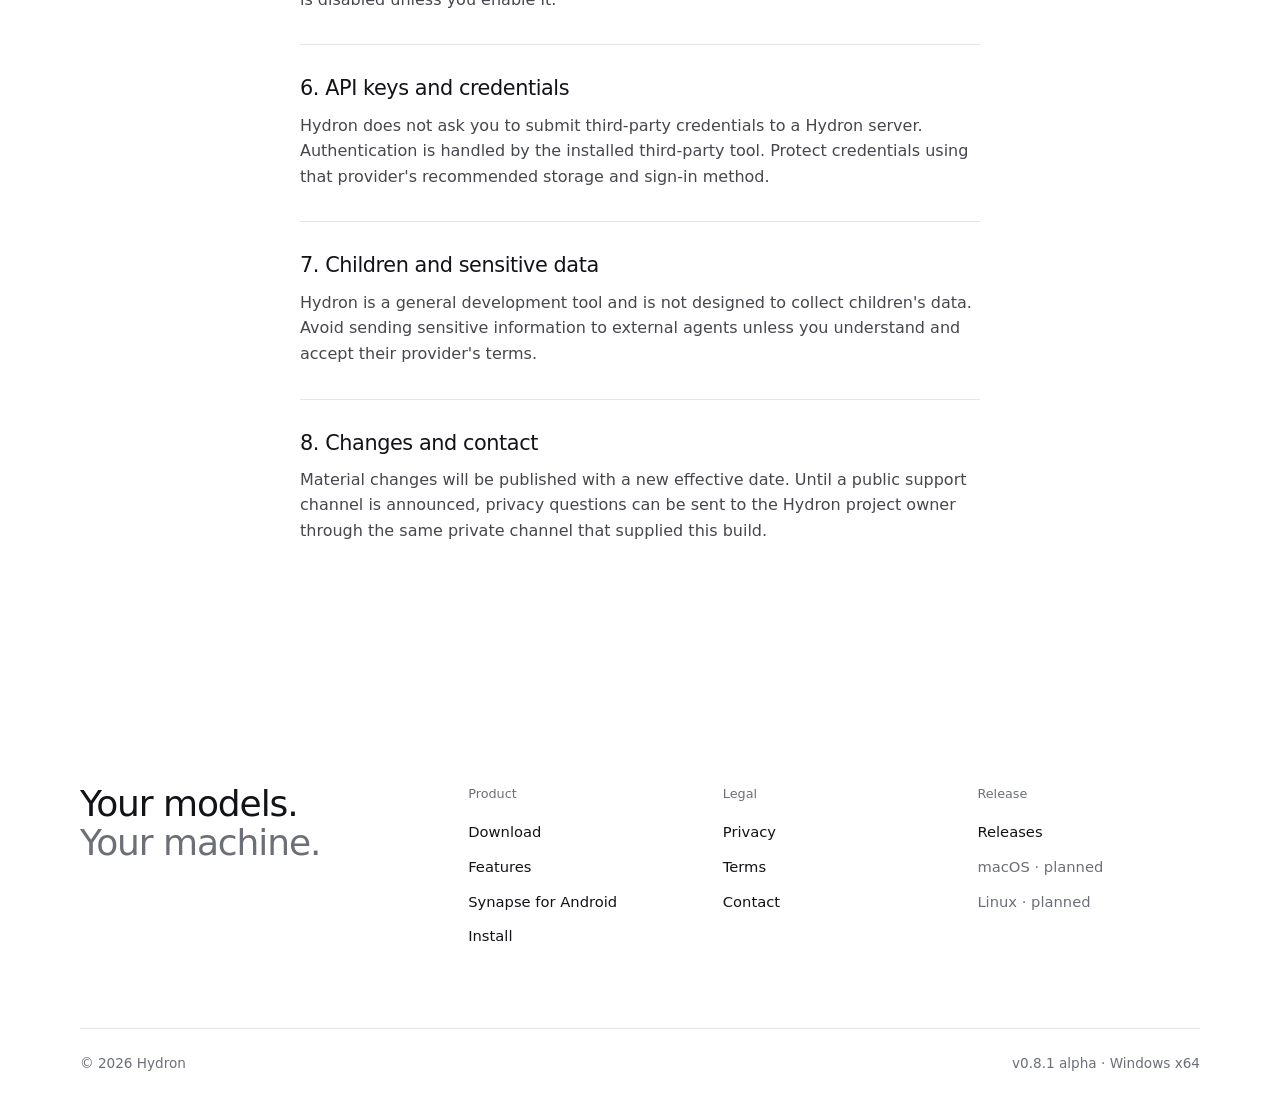
<file: privacy.html>
<!DOCTYPE html>
<html lang="en" class="no-js">
<head>
<meta charset="UTF-8">
<meta name="viewport" content="width=device-width,initial-scale=1">
<title>Privacy Policy — Hydron</title>
<meta name="description" content="How Hydron handles your data: local processing, no account, and no telemetry.">
<meta name="theme-color" content="#ffffff" media="(prefers-color-scheme: light)">
<meta name="theme-color" content="#0b0b0d" media="(prefers-color-scheme: dark)">
<script>(function(){var t;try{t=localStorage.getItem('hydron-theme')}catch(e){}if(t!=='light'&&t!=='dark')t=matchMedia('(prefers-color-scheme: dark)').matches?'dark':'light';var d=document.documentElement;d.setAttribute('data-theme',t);d.className=d.className.replace('no-js','js')})();</script>
<link rel="manifest" href="manifest.webmanifest">
<link rel="icon" type="image/svg+xml" href="data:image/svg+xml,%3Csvg xmlns='http://www.w3.org/2000/svg' viewBox='0 0 64 64'%3E%3Crect width='64' height='64' rx='16' fill='%23111113'/%3E%3Cg fill='none' stroke='%23fff' stroke-width='3'%3E%3Cellipse cx='32' cy='32' rx='25' ry='8'/%3E%3Cellipse cx='32' cy='32' rx='25' ry='8' transform='rotate(60 32 32)'/%3E%3Cellipse cx='32' cy='32' rx='25' ry='8' transform='rotate(-60 32 32)'/%3E%3C/g%3E%3Ccircle cx='32' cy='32' r='5' fill='%23fff'/%3E%3C/svg%3E">
<link rel="preconnect" href="https://fonts.googleapis.com">
<link rel="preconnect" href="https://fonts.gstatic.com" crossorigin>
<link href="https://fonts.googleapis.com/css2?family=Google+Sans+Flex:opsz,wght@8..144,400..600&family=Google+Sans+Code:wght@400;500&display=swap" rel="stylesheet">
<link rel="stylesheet" href="assets/site.css?v=50fe80a5">
</head>
<body>
<a class="skip-link" href="#main">Skip to content</a>
<header class="nav" id="nav">
  <div class="container nav-inner">
    <a class="brand" href="index.html" aria-label="Hydron home"><svg class="brand-mark" viewBox="0 0 64 64" aria-hidden="true"><g fill="none" stroke="currentColor" stroke-width="3.5"><ellipse cx="32" cy="32" rx="25" ry="8"/><ellipse cx="32" cy="32" rx="25" ry="8" transform="rotate(60 32 32)"/><ellipse cx="32" cy="32" rx="25" ry="8" transform="rotate(-60 32 32)"/></g><circle cx="32" cy="32" r="5" fill="currentColor"/></svg><span>Hydron</span></a>
    <nav aria-label="Primary">
      <ul class="nav-links" id="nav-links">
<li><a href="index.html">Home</a></li>
<li><a href="features.html">Features</a></li>
<li><a href="synapse.html">Synapse</a></li>
<li><a href="install.html">Install</a></li>
<li><a class="active" aria-current="page" href="privacy.html">Privacy</a></li>
<li><a href="terms.html">Terms</a></li>
      </ul>
    </nav>
    <div class="nav-actions">
      <button class="theme-toggle" id="theme-toggle" type="button" aria-label="Switch to dark theme"><svg class="moon" width="18" height="18" viewBox="0 0 24 24" fill="none" stroke="currentColor" stroke-width="1.7" stroke-linecap="round" stroke-linejoin="round" aria-hidden="true"><path d="M20 14.5A8 8 0 0 1 9.5 4a8 8 0 1 0 10.5 10.5Z"/></svg><svg class="sun" width="18" height="18" viewBox="0 0 24 24" fill="none" stroke="currentColor" stroke-width="1.7" stroke-linecap="round" aria-hidden="true"><circle cx="12" cy="12" r="4"/><path d="M12 2v2M12 20v2M4.9 4.9l1.4 1.4M17.7 17.7l1.4 1.4M2 12h2M20 12h2M4.9 19.1l1.4-1.4M17.7 6.3l1.4-1.4"/></svg></button>
      <a class="btn btn-primary btn-small" href="downloads/Hydron-Setup.exe">Download</a>
      <button class="nav-toggle" id="nav-toggle" aria-label="Toggle navigation menu" aria-expanded="false" aria-controls="nav-links"><span></span></button>
    </div>
  </div>
</header>

<main id="main">
<section class="page-hero">
  <div class="container">
    <span class="eyebrow">Privacy policy</span>
    <h1 data-typed data-typed-now data-speed="38">Your local work stays yours.</h1>
    <p class="lead">Effective July 18, 2026. This policy explains what Hydron stores locally and when a service you choose may use the network.</p>
  </div>
</section>
<section class="section" style="padding-top:0">
  <div class="container legal">
    <div class="note"><strong>In short:</strong> Hydron has no account system, analytics, advertising, or Hydron cloud backend. Local model inference stays on your PC. External agents and optional research contact their own services only when you choose those features.</div>
    <article class="legal-section"><h2>1. Local processing</h2><p>Prompts and responses handled by downloaded local models are processed on your computer through Hydron's local inference engine. Hydron does not send those local model conversations to a Hydron-operated cloud service.</p></article>
    <article class="legal-section"><h2>2. No Hydron account</h2><p>Hydron does not require account creation, login, email registration, or a Hydron subscription.</p></article>
    <article class="legal-section"><h2>3. Data collection and telemetry</h2><p>Hydron does not collect product analytics, advertising identifiers, usage telemetry, prompts, source code, crash reports, or personal information. The Hydron website uses no tracking cookies or analytics scripts.</p></article>
    <article class="legal-section"><h2>4. Data stored on your machine</h2><ul><li>Downloaded model files</li><li>Chats and message attachments</li><li>Application settings and selected workspace paths</li><li>Local diagnostics and model download state</li></ul><p>You control these files through Hydron and your operating system. Uninstalling the app may leave models and user data in place so they are not deleted unexpectedly.</p></article>
    <article class="legal-section"><h2>5. Third-party agents and services</h2><p>Codex, Claude Code, Hermes, OpenClaw, OpenCode, Copilot CLI, and other external tools are not Hydron services. They may require their own account, API key, or subscription. When you launch one, prompts, workspace content, or metadata may be sent under that provider's privacy policy.</p><p>Optional web research sends the search query to the configured research source. It is disabled unless you enable it.</p></article>
    <article class="legal-section"><h2>6. API keys and credentials</h2><p>Hydron does not ask you to submit third-party credentials to a Hydron server. Authentication is handled by the installed third-party tool. Protect credentials using that provider's recommended storage and sign-in method.</p></article>
    <article class="legal-section"><h2>7. Children and sensitive data</h2><p>Hydron is a general development tool and is not designed to collect children's data. Avoid sending sensitive information to external agents unless you understand and accept their provider's terms.</p></article>
    <article class="legal-section"><h2>8. Changes and contact</h2><p>Material changes will be published with a new effective date. Until a public support channel is announced, privacy questions can be sent to the Hydron project owner through the same private channel that supplied this build.</p></article>
  </div>
</section>
</main>

<footer class="footer">
  <div class="container">
    <div class="footer-top">
      <p class="footer-title">Your models.<br><span class="soft">Your machine.</span></p>
      <nav class="footer-col" aria-label="Product"><h5>Product</h5><ul><li><a href="downloads/Hydron-Setup.exe">Download</a></li><li><a href="features.html">Features</a></li><li><a href="synapse.html">Synapse for Android</a></li><li><a href="install.html">Install</a></li></ul></nav>
      <nav class="footer-col" aria-label="Legal"><h5>Legal</h5><ul><li><a href="privacy.html">Privacy</a></li><li><a href="terms.html">Terms</a></li><li><a href="terms.html#contact">Contact</a></li></ul></nav>
      <nav class="footer-col" aria-label="Release"><h5>Release</h5><ul><li><a href="https://github.com/hydronai/hydron/releases">Releases</a></li><li><span>macOS · planned</span></li><li><span>Linux · planned</span></li></ul></nav>
    </div>
    <div class="footer-bottom"><span>© <span id="year">2026</span> Hydron</span><span>v0.8.1 alpha · Windows x64</span></div>
  </div>
</footer>
<script src="assets/site.js?v=9f985bcd"></script>
</body>
</html>
</file>
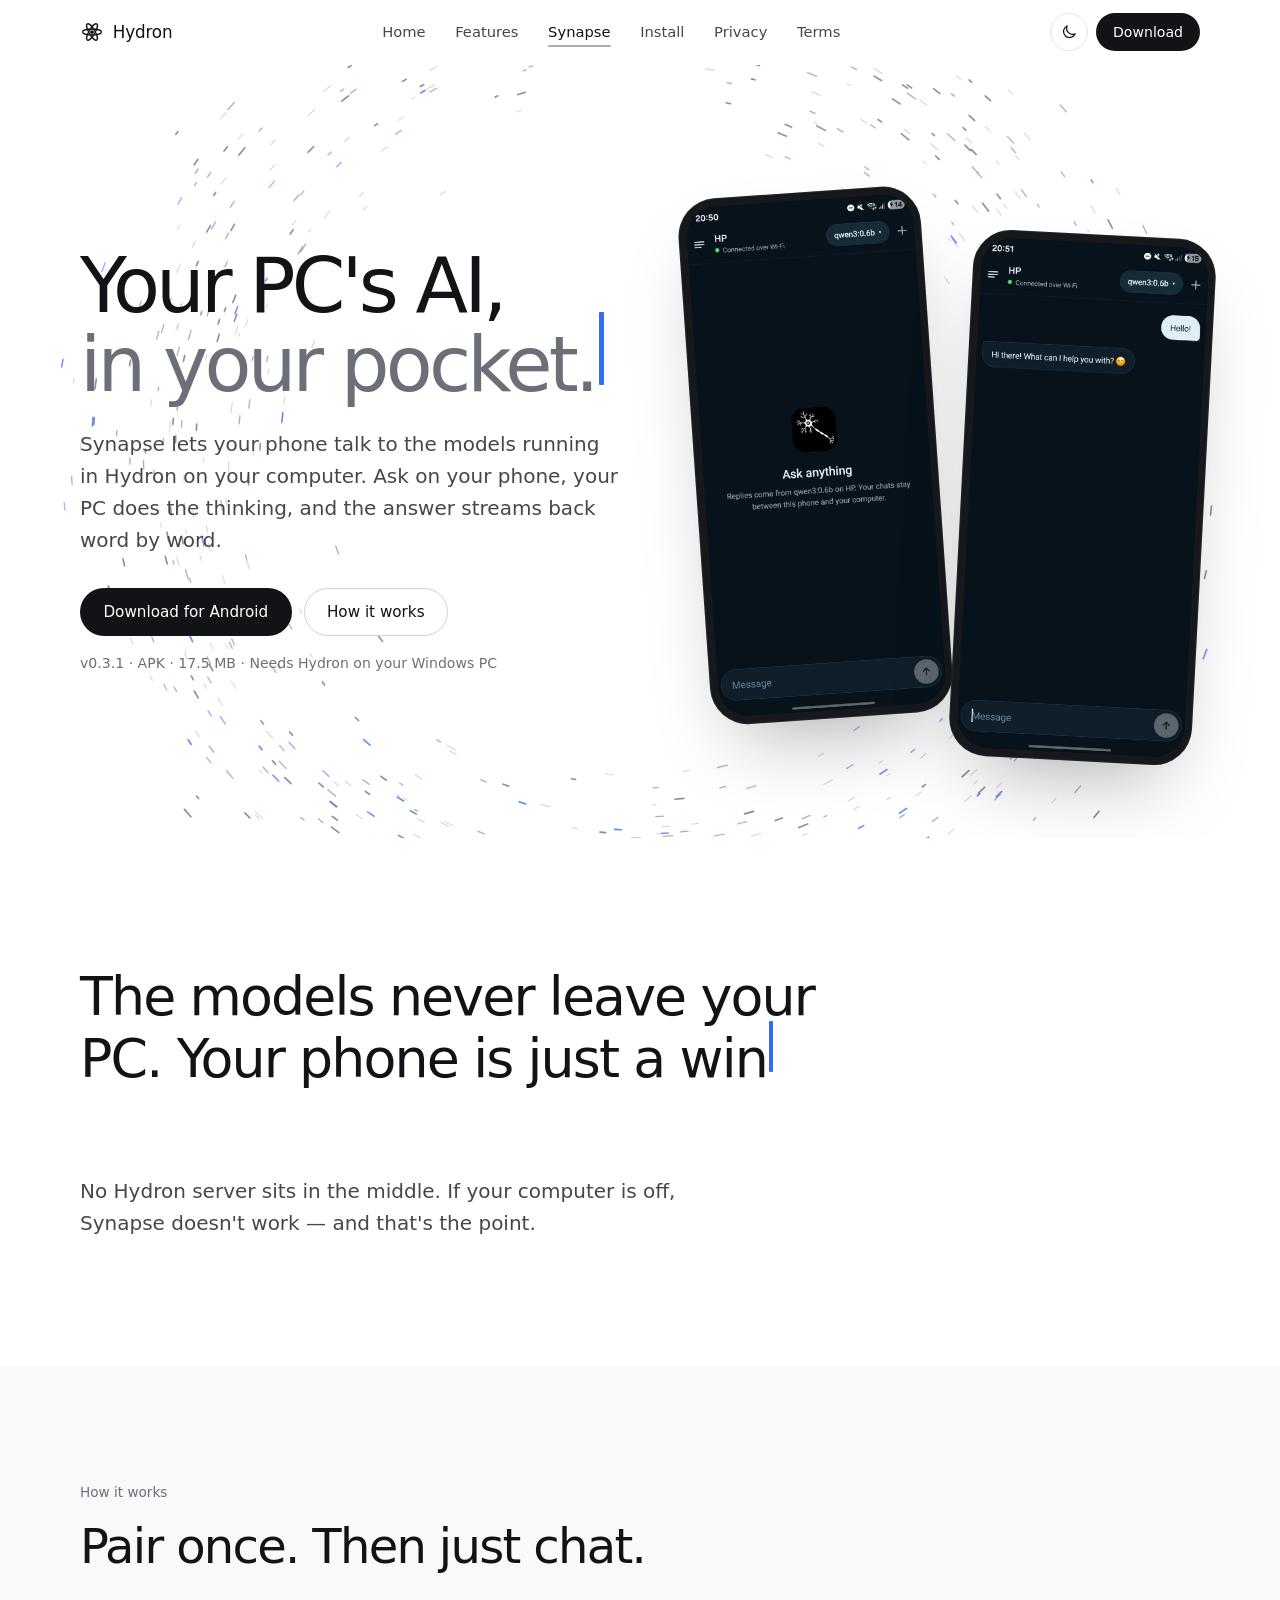
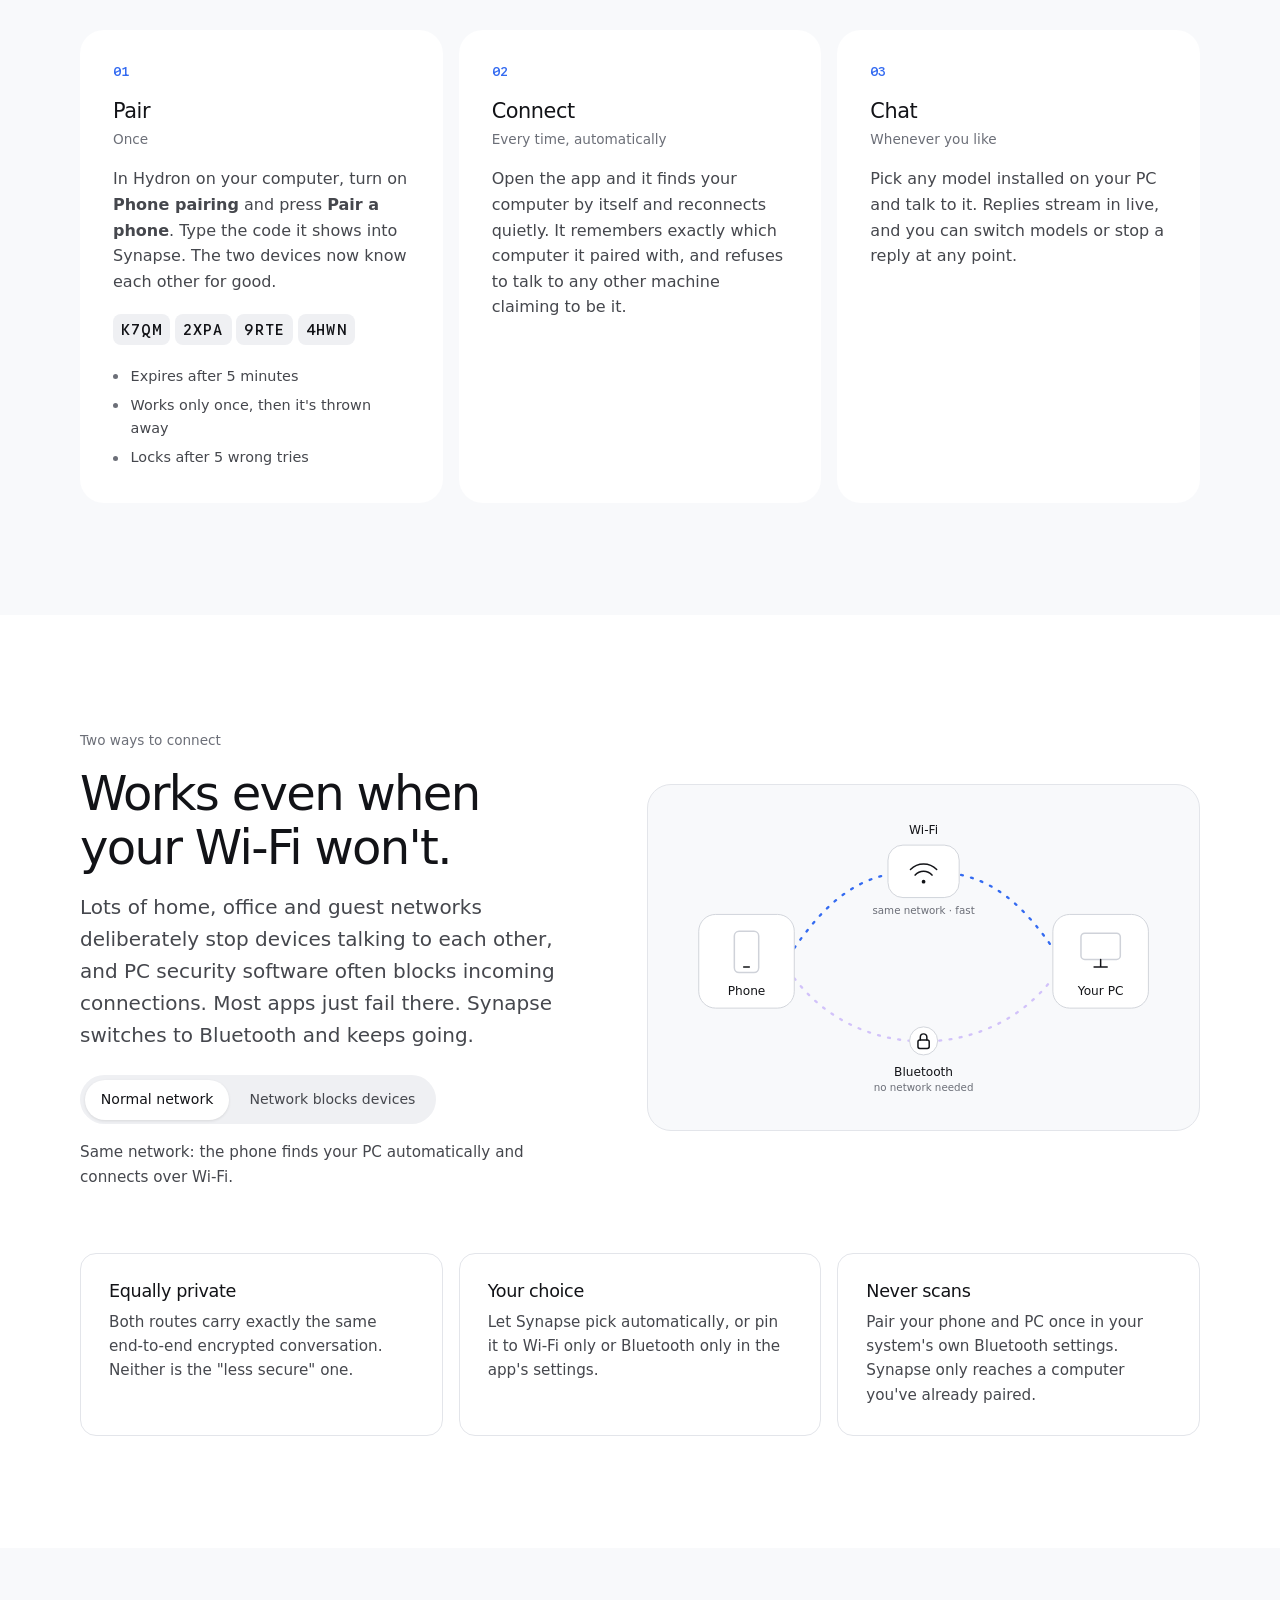
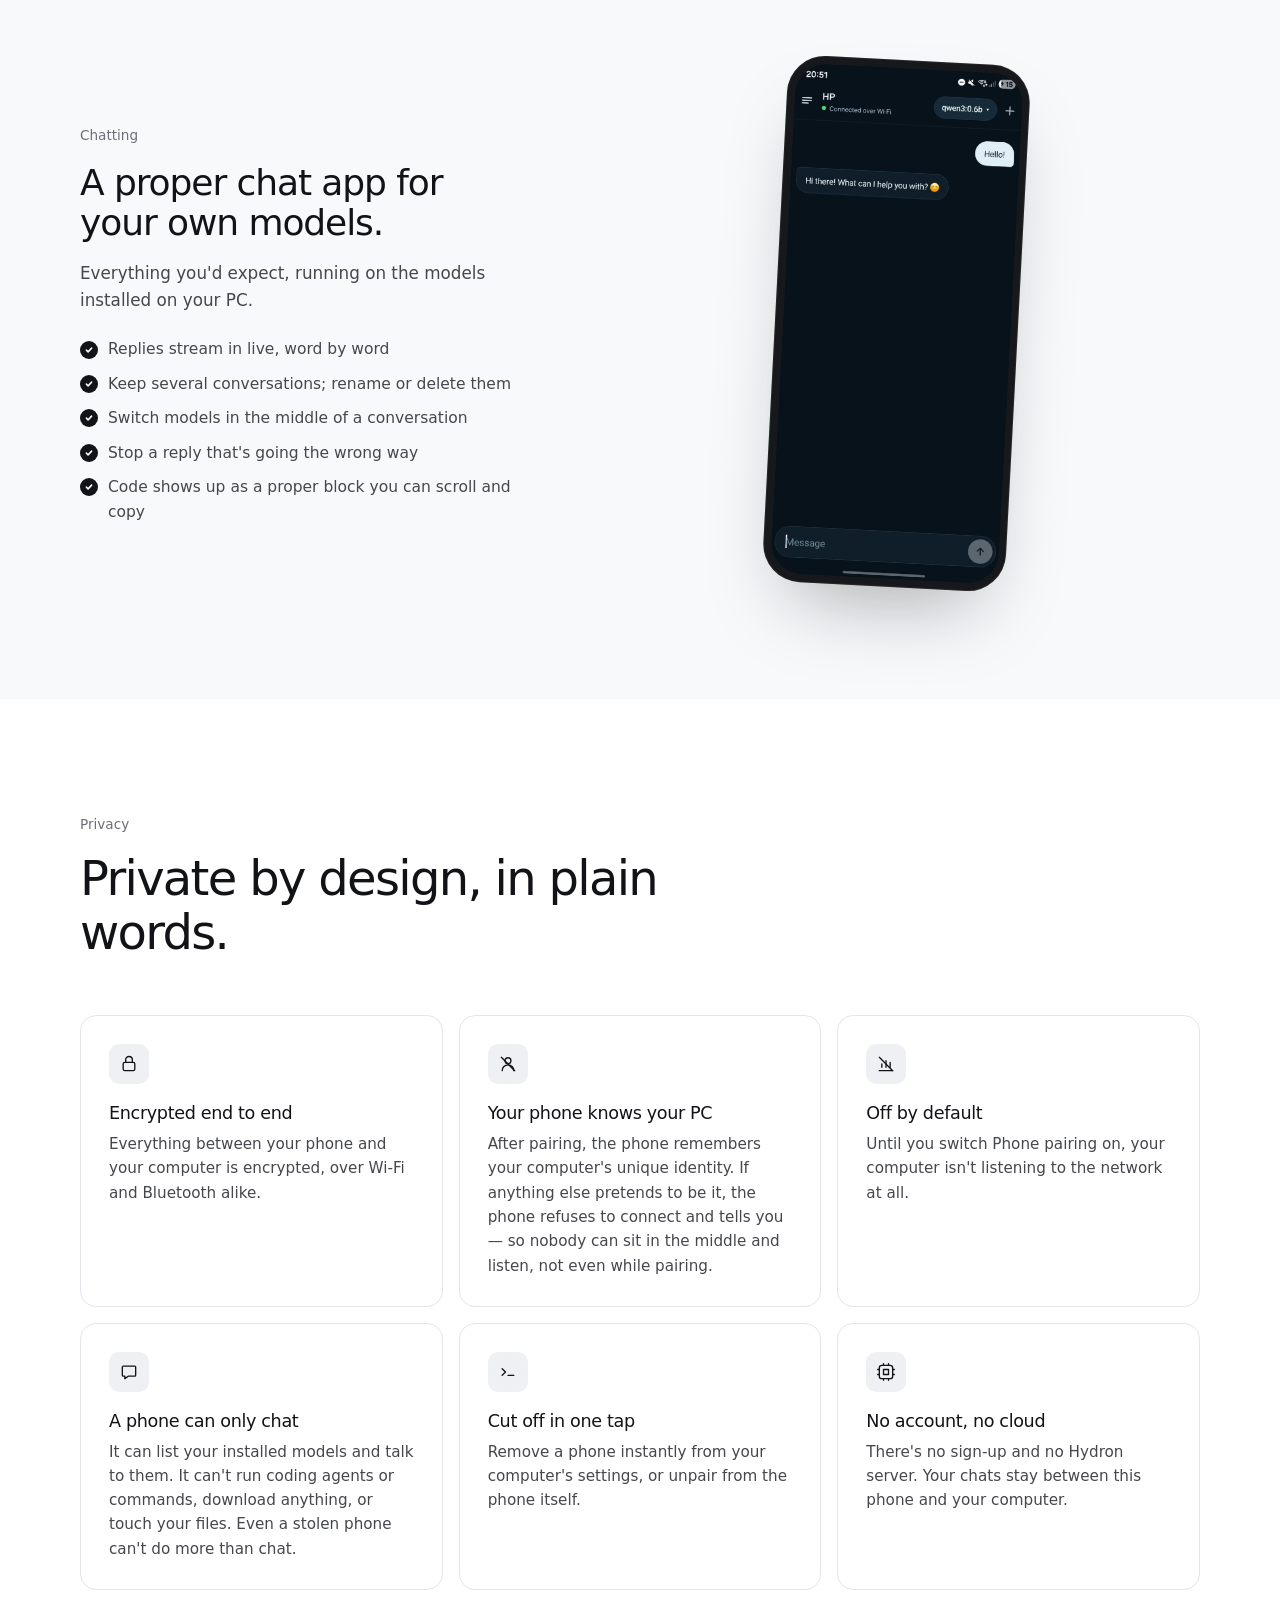
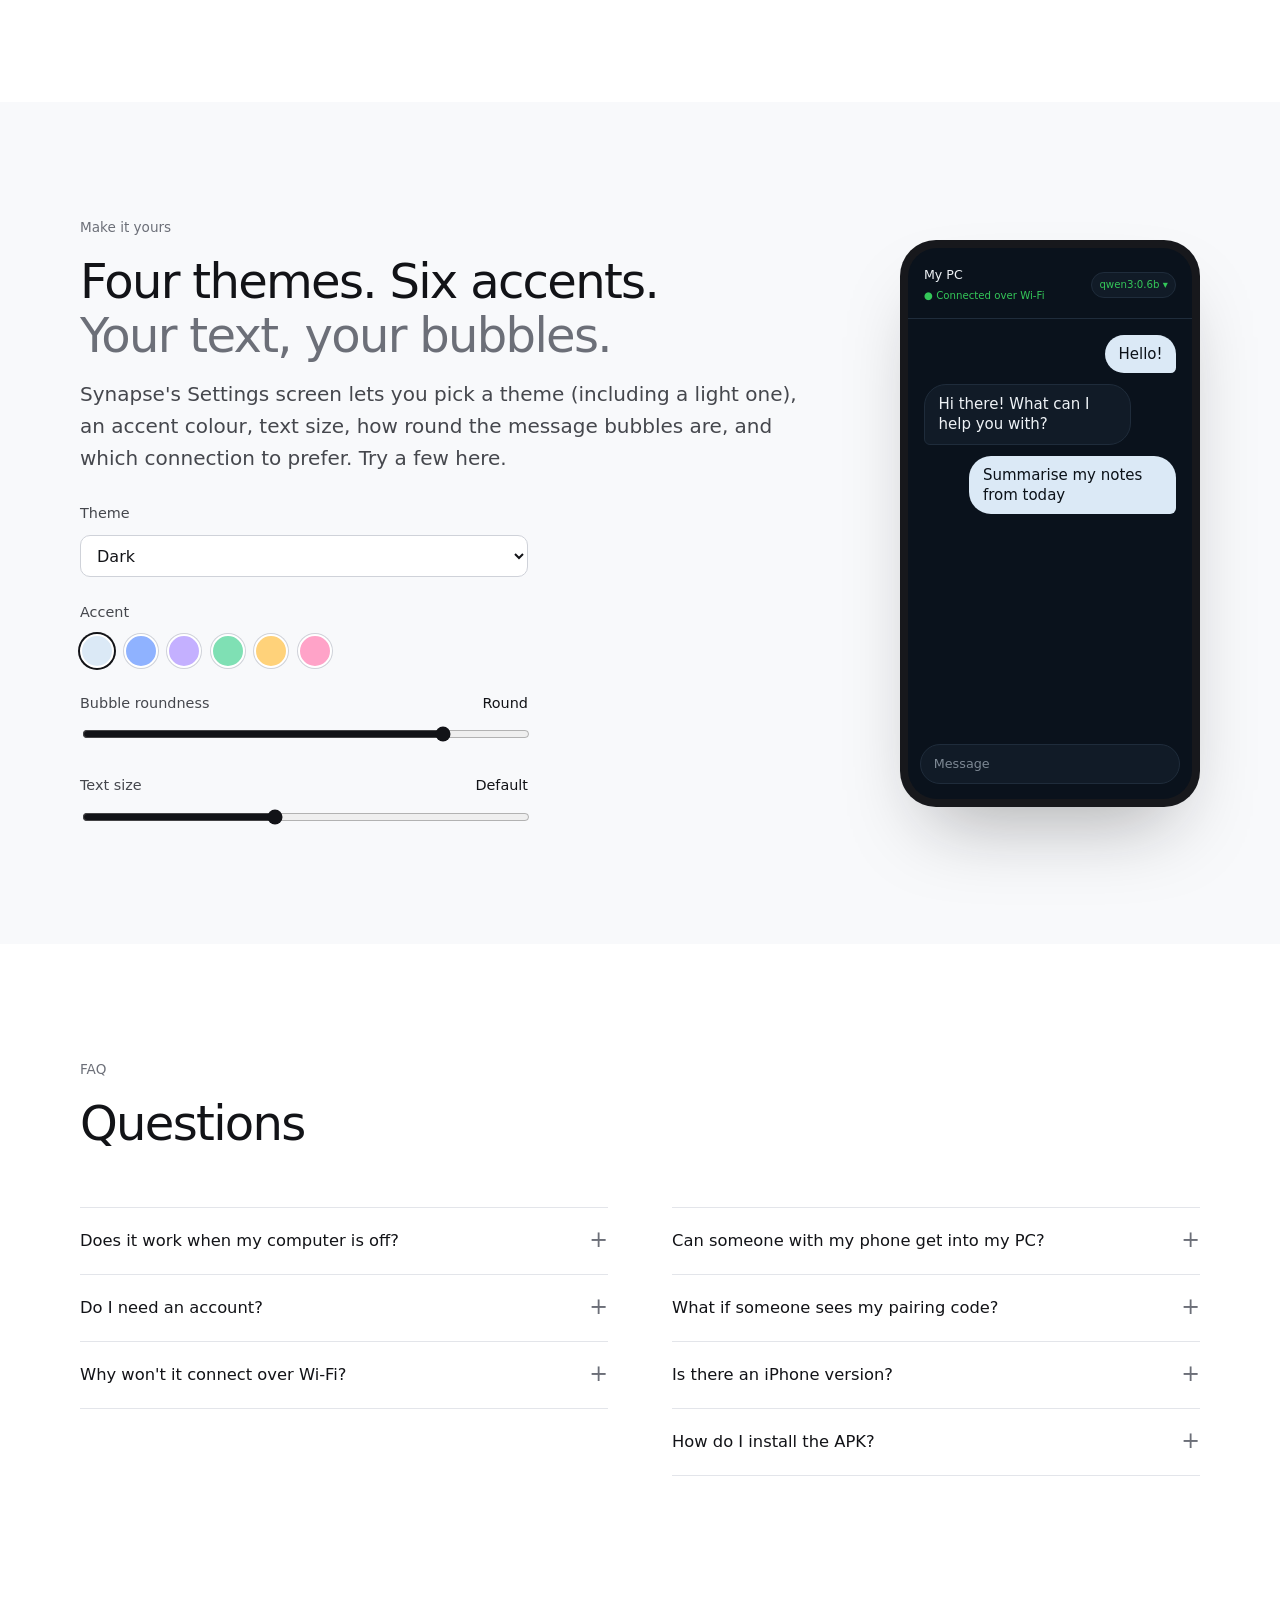
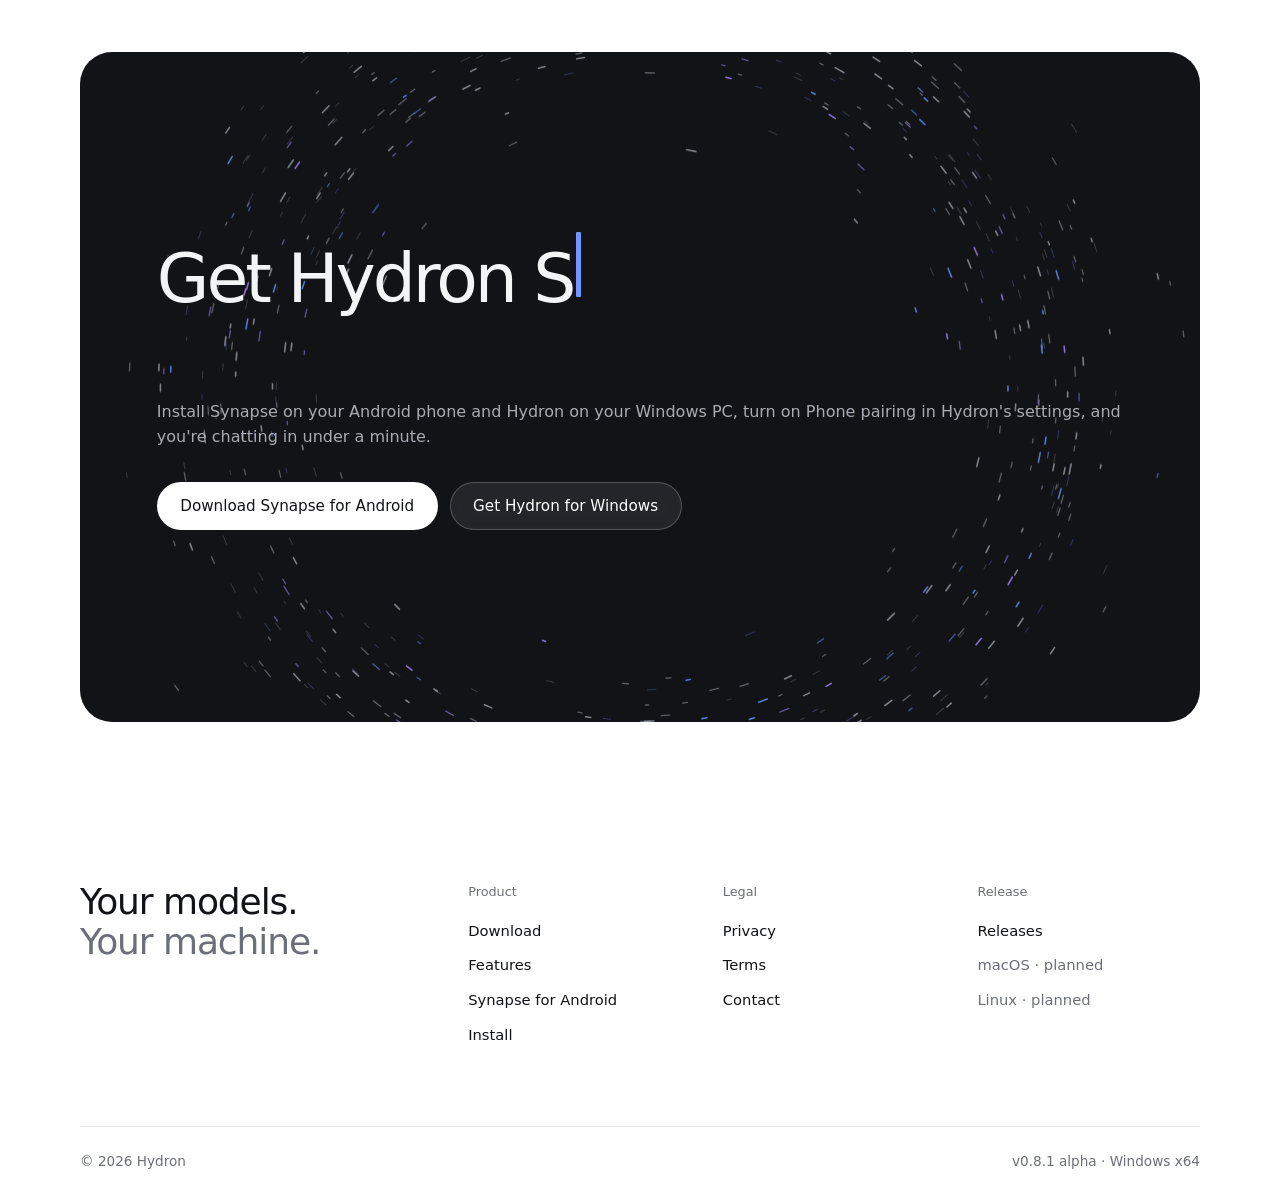
<file: synapse.html>
<!DOCTYPE html>
<html lang="en" class="no-js">
<head>
<meta charset="UTF-8">
<meta name="viewport" content="width=device-width,initial-scale=1">
<title>Hydron Synapse — Your PC’s AI on your phone</title>
<meta name="description" content="Hydron Synapse for Android chats with the models running on your own PC over an encrypted Wi-Fi or Bluetooth link. No account, no cloud.">
<meta name="theme-color" content="#ffffff" media="(prefers-color-scheme: light)">
<meta name="theme-color" content="#0b0b0d" media="(prefers-color-scheme: dark)">
<script>(function(){var t;try{t=localStorage.getItem('hydron-theme')}catch(e){}if(t!=='light'&&t!=='dark')t=matchMedia('(prefers-color-scheme: dark)').matches?'dark':'light';var d=document.documentElement;d.setAttribute('data-theme',t);d.className=d.className.replace('no-js','js')})();</script>
<link rel="manifest" href="manifest.webmanifest">
<link rel="icon" type="image/svg+xml" href="data:image/svg+xml,%3Csvg xmlns='http://www.w3.org/2000/svg' viewBox='0 0 64 64'%3E%3Crect width='64' height='64' rx='16' fill='%23111113'/%3E%3Cg fill='none' stroke='%23fff' stroke-width='3'%3E%3Cellipse cx='32' cy='32' rx='25' ry='8'/%3E%3Cellipse cx='32' cy='32' rx='25' ry='8' transform='rotate(60 32 32)'/%3E%3Cellipse cx='32' cy='32' rx='25' ry='8' transform='rotate(-60 32 32)'/%3E%3C/g%3E%3Ccircle cx='32' cy='32' r='5' fill='%23fff'/%3E%3C/svg%3E">
<link rel="preconnect" href="https://fonts.googleapis.com">
<link rel="preconnect" href="https://fonts.gstatic.com" crossorigin>
<link href="https://fonts.googleapis.com/css2?family=Google+Sans+Flex:opsz,wght@8..144,400..600&family=Google+Sans+Code:wght@400;500&display=swap" rel="stylesheet">
<link rel="stylesheet" href="assets/site.css?v=50fe80a5">
</head>
<body>
<a class="skip-link" href="#main">Skip to content</a>
<header class="nav" id="nav">
  <div class="container nav-inner">
    <a class="brand" href="index.html" aria-label="Hydron home"><svg class="brand-mark" viewBox="0 0 64 64" aria-hidden="true"><g fill="none" stroke="currentColor" stroke-width="3.5"><ellipse cx="32" cy="32" rx="25" ry="8"/><ellipse cx="32" cy="32" rx="25" ry="8" transform="rotate(60 32 32)"/><ellipse cx="32" cy="32" rx="25" ry="8" transform="rotate(-60 32 32)"/></g><circle cx="32" cy="32" r="5" fill="currentColor"/></svg><span>Hydron</span></a>
    <nav aria-label="Primary">
      <ul class="nav-links" id="nav-links">
<li><a href="index.html">Home</a></li>
<li><a href="features.html">Features</a></li>
<li><a class="active" aria-current="page" href="synapse.html">Synapse</a></li>
<li><a href="install.html">Install</a></li>
<li><a href="privacy.html">Privacy</a></li>
<li><a href="terms.html">Terms</a></li>
      </ul>
    </nav>
    <div class="nav-actions">
      <button class="theme-toggle" id="theme-toggle" type="button" aria-label="Switch to dark theme"><svg class="moon" width="18" height="18" viewBox="0 0 24 24" fill="none" stroke="currentColor" stroke-width="1.7" stroke-linecap="round" stroke-linejoin="round" aria-hidden="true"><path d="M20 14.5A8 8 0 0 1 9.5 4a8 8 0 1 0 10.5 10.5Z"/></svg><svg class="sun" width="18" height="18" viewBox="0 0 24 24" fill="none" stroke="currentColor" stroke-width="1.7" stroke-linecap="round" aria-hidden="true"><circle cx="12" cy="12" r="4"/><path d="M12 2v2M12 20v2M4.9 4.9l1.4 1.4M17.7 17.7l1.4 1.4M2 12h2M20 12h2M4.9 19.1l1.4-1.4M17.7 6.3l1.4-1.4"/></svg></button>
      <a class="btn btn-primary btn-small" href="downloads/Hydron-Setup.exe">Download</a>
      <button class="nav-toggle" id="nav-toggle" aria-label="Toggle navigation menu" aria-expanded="false" aria-controls="nav-links"><span></span></button>
    </div>
  </div>
</header>

<main id="main">
<section class="syn-hero ring-host">
  <canvas class="ring" data-density=".6" aria-hidden="true"></canvas>
  <div class="container syn-hero-grid">
    <div>
      <h1 data-typed data-typed-now data-caret-keep data-speed="55">Your PC's AI,<br><span class="soft">in your pocket.</span></h1>
      <p class="lead">Synapse lets your phone talk to the models running in Hydron on your computer. Ask on your phone, your PC does the thinking, and the answer streams back word by word.</p>
      <div class="actions"><a class="btn btn-primary" href="downloads/Hydron-Synapse-0.3.1.apk" download>Download for Android</a><a class="btn btn-secondary" href="#how">How it works</a></div>
      <p class="syn-meta">v0.3.1 · APK · 17.5 MB · Needs Hydron on your Windows PC</p>
    </div>
    <div class="phones">
        <div class="phone"><img src="assets/synapse-empty.jpg?v=2f47a1bf" alt="Synapse on Android, connected to a PC over Wi-Fi with the qwen3:0.6b model selected" width="720" height="1560"></div>
        <div class="phone"><img src="assets/synapse-chat.jpg?v=58d5eaa6" alt="A Synapse conversation: the phone says Hello and the model replies" width="720" height="1560" loading="lazy"></div>
      </div>
  </div>
</section>

<section class="statement">
  <div class="container">
    <p class="statement-text" data-typed data-speed="26">The models never leave your PC. Your phone is just a window into them.</p>
    <p class="lead" style="margin-top:1.5rem;max-width:40rem">No Hydron server sits in the middle. If your computer is off, Synapse doesn't work — and that's the point.</p>
  </div>
</section>

<section class="section soft" id="how">
  <div class="container">
    <div class="section-head fade"><span class="eyebrow">How it works</span><h2>Pair once. Then just chat.</h2></div>
    <div class="stages grid">
      <article class="stage fade">
        <h3>Pair</h3><p class="when">Once</p>
        <p>In Hydron on your computer, turn on <strong>Phone pairing</strong> and press <strong>Pair a phone</strong>. Type the code it shows into Synapse. The two devices now know each other for good.</p>
        <div class="code-demo" aria-label="Example pairing code"><span>K7QM</span><span>2XPA</span><span>9RTE</span><span>4HWN</span></div>
        <ul class="facts"><li>Expires after 5 minutes</li><li>Works only once, then it's thrown away</li><li>Locks after 5 wrong tries</li></ul>
      </article>
      <article class="stage fade">
        <h3>Connect</h3><p class="when">Every time, automatically</p>
        <p>Open the app and it finds your computer by itself and reconnects quietly. It remembers exactly which computer it paired with, and refuses to talk to any other machine claiming to be it.</p>
      </article>
      <article class="stage fade">
        <h3>Chat</h3><p class="when">Whenever you like</p>
        <p>Pick any model installed on your PC and talk to it. Replies stream in live, and you can switch models or stop a reply at any point.</p>
      </article>
    </div>
  </div>
</section>

<section class="section" id="connect">
  <div class="container routes">
    <div class="fade">
      <span class="eyebrow">Two ways to connect</span>
      <h2 style="font-size:clamp(2rem,4vw,3rem);letter-spacing:-.035em">Works even when your Wi-Fi won't.</h2>
      <p class="lead" style="margin-top:1rem">Lots of home, office and guest networks deliberately stop devices talking to each other, and PC security software often blocks incoming connections. Most apps just fail there. Synapse switches to Bluetooth and keeps going.</p>
      <div class="route-toggle" role="group" aria-label="Network conditions">
        <button class="active" aria-pressed="true" data-route="open" data-status="Same network: the phone finds your PC automatically and connects over Wi-Fi.">Normal network</button>
        <button aria-pressed="false" data-route="blocked" data-status="Devices blocked: Synapse falls back to Bluetooth — no network needed.">Network blocks devices</button>
      </div>
      <p class="route-status" id="route-status" aria-live="polite">Same network: the phone finds your PC automatically and connects over Wi-Fi.</p>
    </div>
    <div class="diagram fade" id="route-diagram">
      <svg viewBox="0 0 520 300" role="img" aria-label="Diagram: the phone reaches your PC over Wi-Fi through the router, or directly over Bluetooth. Both routes are encrypted.">
        <path class="link wifi" d="M122 140 C 170 70, 210 58, 260 58 C 310 58, 350 70, 398 140"/>
        <path class="link bt" d="M122 172 C 190 262, 330 262, 398 172"/>
        <g class="node"><rect x="222" y="30" width="76" height="56" rx="16"/><path class="glyph" d="M246 56a20 20 0 0 1 28 0M251 62a12 12 0 0 1 18 0"/><circle cx="260" cy="69" r="2" style="fill:var(--ink)"/></g>
        <text class="lbl" x="260" y="18" text-anchor="middle">Wi-Fi</text>
        <text class="sub" x="260" y="104" text-anchor="middle">same network · fast</text>
        <g class="block"><line x1="324" y1="64" x2="342" y2="82"/><line x1="342" y1="64" x2="324" y2="82"/></g>
        <g class="node"><rect x="20" y="104" width="102" height="100" rx="18"/><rect class="glyph" x="58" y="122" width="26" height="44" rx="5"/><line class="glyph" x1="68" y1="160" x2="74" y2="160"/><text x="71" y="190" text-anchor="middle">Phone</text></g>
        <g class="node"><rect x="398" y="104" width="102" height="100" rx="18"/><rect class="glyph" x="428" y="124" width="42" height="28" rx="4"/><path class="glyph" d="M442 160h14M449 152v8"/><text x="449" y="190" text-anchor="middle">Your PC</text></g>
        <circle class="lock" cx="260" cy="239" r="15"/><rect class="glyph" x="254" y="238" width="12" height="9" rx="2"/><path class="glyph" d="M256.5 238v-3a3.5 3.5 0 0 1 7 0v3"/>
        <text class="lbl" x="260" y="276" text-anchor="middle">Bluetooth</text>
        <text class="sub" x="260" y="292" text-anchor="middle">no network needed</text>
      </svg>
    </div>
  </div>
  <div class="container">
    <div class="grid grid-3" style="margin-top:clamp(2.5rem,5vw,4rem)">
      <article class="card fade"><h3>Equally private</h3><p>Both routes carry exactly the same end-to-end encrypted conversation. Neither is the "less secure" one.</p></article>
      <article class="card fade"><h3>Your choice</h3><p>Let Synapse pick automatically, or pin it to Wi-Fi only or Bluetooth only in the app's settings.</p></article>
      <article class="card fade"><h3>Never scans</h3><p>Pair your phone and PC once in your system's own Bluetooth settings. Synapse only reaches a computer you've already paired.</p></article>
    </div>
  </div>
</section>

<section class="section soft">
  <div class="container feature-row fade">
    <div class="feature-copy">
      <span class="eyebrow">Chatting</span>
      <h3>A proper chat app for your own models.</h3>
      <p>Everything you'd expect, running on the models installed on your PC.</p>
      <ul class="checklist"><li>Replies stream in live, word by word</li><li>Keep several conversations; rename or delete them</li><li>Switch models in the middle of a conversation</li><li>Stop a reply that's going the wrong way</li><li>Code shows up as a proper block you can scroll and copy</li></ul>
    </div>
    <div class="phones" style="min-height:0"><div class="phone"><img src="assets/synapse-chat.jpg?v=58d5eaa6" alt="Synapse chat showing a streamed reply" width="720" height="1560" loading="lazy"></div></div>
  </div>
</section>

<section class="section" id="privacy">
  <div class="container">
    <div class="section-head fade"><span class="eyebrow">Privacy</span><h2>Private by design, in plain words.</h2></div>
    <div class="grid grid-3">
      <article class="card fade"><div class="icon"><svg viewBox="0 0 24 24" fill="none" stroke="currentColor" stroke-width="1.6" stroke-linecap="round" stroke-linejoin="round"><rect x="5" y="10" width="14" height="10" rx="2"/><path d="M8 10V7a4 4 0 0 1 8 0v3"/></svg></div><h3>Encrypted end to end</h3><p>Everything between your phone and your computer is encrypted, over Wi-Fi and Bluetooth alike.</p></article>
      <article class="card fade"><div class="icon"><svg viewBox="0 0 24 24" fill="none" stroke="currentColor" stroke-width="1.6" stroke-linecap="round"><circle cx="12" cy="8" r="3.5"/><path d="M5 20a7 7 0 0 1 14 0"/><path d="M4 4l16 16"/></svg></div><h3>Your phone knows your PC</h3><p>After pairing, the phone remembers your computer's unique identity. If anything else pretends to be it, the phone refuses to connect and tells you — so nobody can sit in the middle and listen, not even while pairing.</p></article>
      <article class="card fade"><div class="icon"><svg viewBox="0 0 24 24" fill="none" stroke="currentColor" stroke-width="1.6" stroke-linecap="round"><path d="M4 20h16M7 16v-4M12 16V8M17 16v-6"/><path d="M4 4l16 16"/></svg></div><h3>Off by default</h3><p>Until you switch Phone pairing on, your computer isn't listening to the network at all.</p></article>
      <article class="card fade"><div class="icon"><svg viewBox="0 0 24 24" fill="none" stroke="currentColor" stroke-width="1.6" stroke-linejoin="round"><path d="M5 5h14a1 1 0 0 1 1 1v10a1 1 0 0 1-1 1h-8l-4 3v-3H5a1 1 0 0 1-1-1V6a1 1 0 0 1 1-1Z"/></svg></div><h3>A phone can only chat</h3><p>It can list your installed models and talk to them. It can't run coding agents or commands, download anything, or touch your files. Even a stolen phone can't do more than chat.</p></article>
      <article class="card fade"><div class="icon"><svg viewBox="0 0 24 24" fill="none" stroke="currentColor" stroke-width="1.6" stroke-linecap="round" stroke-linejoin="round"><path d="m5 8 4 4-4 4"/><path d="M12 16h7"/></svg></div><h3>Cut off in one tap</h3><p>Remove a phone instantly from your computer's settings, or unpair from the phone itself.</p></article>
      <article class="card fade"><div class="icon"><svg viewBox="0 0 24 24" fill="none" stroke="currentColor" stroke-width="1.6" stroke-linecap="round" stroke-linejoin="round"><rect x="4" y="4" width="16" height="16" rx="3"/><path d="M9 9h6v6H9z"/><path d="M9 2v2M15 2v2M9 20v2M15 20v2M2 9h2M2 15h2M20 9h2M20 15h2"/></svg></div><h3>No account, no cloud</h3><p>There's no sign-up and no Hydron server. Your chats stay between this phone and your computer.</p></article>
    </div>
  </div>
</section>

<section class="section soft">
  <div class="container prefs">
    <div class="fade">
      <span class="eyebrow">Make it yours</span>
      <h2 style="font-size:clamp(2rem,4vw,3rem);letter-spacing:-.035em">Four themes. Six accents.<br><span class="soft">Your text, your bubbles.</span></h2>
      <p class="lead" style="margin-top:1rem">Synapse's Settings screen lets you pick a theme (including a light one), an accent colour, text size, how round the message bubbles are, and which connection to prefer. Try a few here.</p>
      <div class="pref-controls">
        <div><label for="pref-theme"><span>Theme</span></label><select id="pref-theme" class="pref-select"><option value="dark">Dark</option><option value="light">Light</option></select></div>
        <div><span class="pref-label"><span>Accent</span></span><div class="swatches" role="group" aria-label="Accent colour">
          <button class="swatch active" aria-pressed="true" aria-label="Accent 1" style="--c:#dbe9f6"></button><button class="swatch" aria-pressed="false" aria-label="Accent 2" style="--c:#8fb2ff"></button><button class="swatch" aria-pressed="false" aria-label="Accent 3" style="--c:#c4b0ff"></button><button class="swatch" aria-pressed="false" aria-label="Accent 4" style="--c:#7fe0b4"></button><button class="swatch" aria-pressed="false" aria-label="Accent 5" style="--c:#ffd27a"></button><button class="swatch" aria-pressed="false" aria-label="Accent 6" style="--c:#ffa3c8"></button>
        </div></div>
        <div><label for="pref-round"><span>Bubble roundness</span><output id="pref-round-out">Round</output></label><input id="pref-round" type="range" min="4" max="26" value="22"></div>
        <div><label for="pref-size"><span>Text size</span><output id="pref-size-out">Default</output></label><input id="pref-size" type="range" min="12" max="19" value="15"></div>
      </div>
    </div>
    <div class="mini-phone fade" id="mini-phone" aria-hidden="true">
      <div class="mini-screen">
        <div class="mini-top"><div><b>My PC</b><span>● Connected over Wi-Fi</span></div><span class="mini-model">qwen3:0.6b ▾</span></div>
        <div class="mini-chat"><p class="me">Hello!</p><p class="ai">Hi there! What can I help you with?</p><p class="me">Summarise my notes from today</p></div>
        <div class="mini-input">Message</div>
      </div>
    </div>
  </div>
</section>

<section class="section">
  <div class="container">
    <div class="section-head fade"><span class="eyebrow">FAQ</span><h2>Questions</h2></div>
    <div class="faq faq-grid fade">
      <div>
        <details><summary>Does it work when my computer is off?</summary><p>No. The models run on your PC, so your computer needs to be on with Hydron running. Nothing is stored or processed anywhere else.</p></details>
        <details><summary>Do I need an account?</summary><p>No. There's no sign-up and no Hydron server. Pairing is done directly between your phone and your computer.</p></details>
        <details><summary>Why won't it connect over Wi-Fi?</summary><p>Many networks stop devices from talking to each other, and security software on the PC can block incoming connections even when Windows Firewall allows them. Pair your phone and PC in your system's Bluetooth settings and Synapse will use Bluetooth instead.</p></details>
      </div>
      <div>
        <details><summary>Can someone with my phone get into my PC?</summary><p>A phone can only list your models and chat with them. It can't run agents or commands, download anything, or open your files. You can also remove the phone instantly from your computer's settings.</p></details>
        <details><summary>What if someone sees my pairing code?</summary><p>The code expires after 5 minutes, works only once, and locks after 5 wrong tries. After pairing, your phone only trusts your computer's identity.</p></details>
        <details><summary>Is there an iPhone version?</summary><p>Synapse is an Android app.</p></details>
        <details><summary>How do I install the APK?</summary><p>Download the APK on your phone and open it. Android will ask you to allow installs from your browser or file manager the first time; allow it, then tap Install. To check the file, its SHA-256 is <code style="word-break:break-all">26c354b78fcd41dd1967a015c0187a821ebd7e8499506048da2160e272bec3ed</code>.</p></details>
      </div>
    </div>
  </div>
</section>

<section class="download">
  <div class="container">
    <div class="download-panel fade">
      <canvas class="ring" data-density=".7" aria-hidden="true"></canvas>
      <h2 data-typed data-speed="55">Get Hydron Synapse</h2>
      <p>Install Synapse on your Android phone and Hydron on your Windows PC, turn on Phone pairing in Hydron's settings, and you're chatting in under a minute.</p>
      <div class="actions"><a class="btn btn-inverse" href="downloads/Hydron-Synapse-0.3.1.apk" download>Download Synapse for Android</a><a class="btn btn-ghost-inverse" href="downloads/Hydron-Setup.exe">Get Hydron for Windows</a></div>
    </div>
  </div>
</section>
</main>

<footer class="footer">
  <div class="container">
    <div class="footer-top">
      <p class="footer-title">Your models.<br><span class="soft">Your machine.</span></p>
      <nav class="footer-col" aria-label="Product"><h5>Product</h5><ul><li><a href="downloads/Hydron-Setup.exe">Download</a></li><li><a href="features.html">Features</a></li><li><a href="synapse.html">Synapse for Android</a></li><li><a href="install.html">Install</a></li></ul></nav>
      <nav class="footer-col" aria-label="Legal"><h5>Legal</h5><ul><li><a href="privacy.html">Privacy</a></li><li><a href="terms.html">Terms</a></li><li><a href="terms.html#contact">Contact</a></li></ul></nav>
      <nav class="footer-col" aria-label="Release"><h5>Release</h5><ul><li><a href="https://github.com/hydronai/hydron/releases">Releases</a></li><li><span>macOS · planned</span></li><li><span>Linux · planned</span></li></ul></nav>
    </div>
    <div class="footer-bottom"><span>© <span id="year">2026</span> Hydron</span><span>v0.8.1 alpha · Windows x64</span></div>
  </div>
</footer>
<script src="assets/site.js?v=9f985bcd"></script>
</body>
</html>
</file>
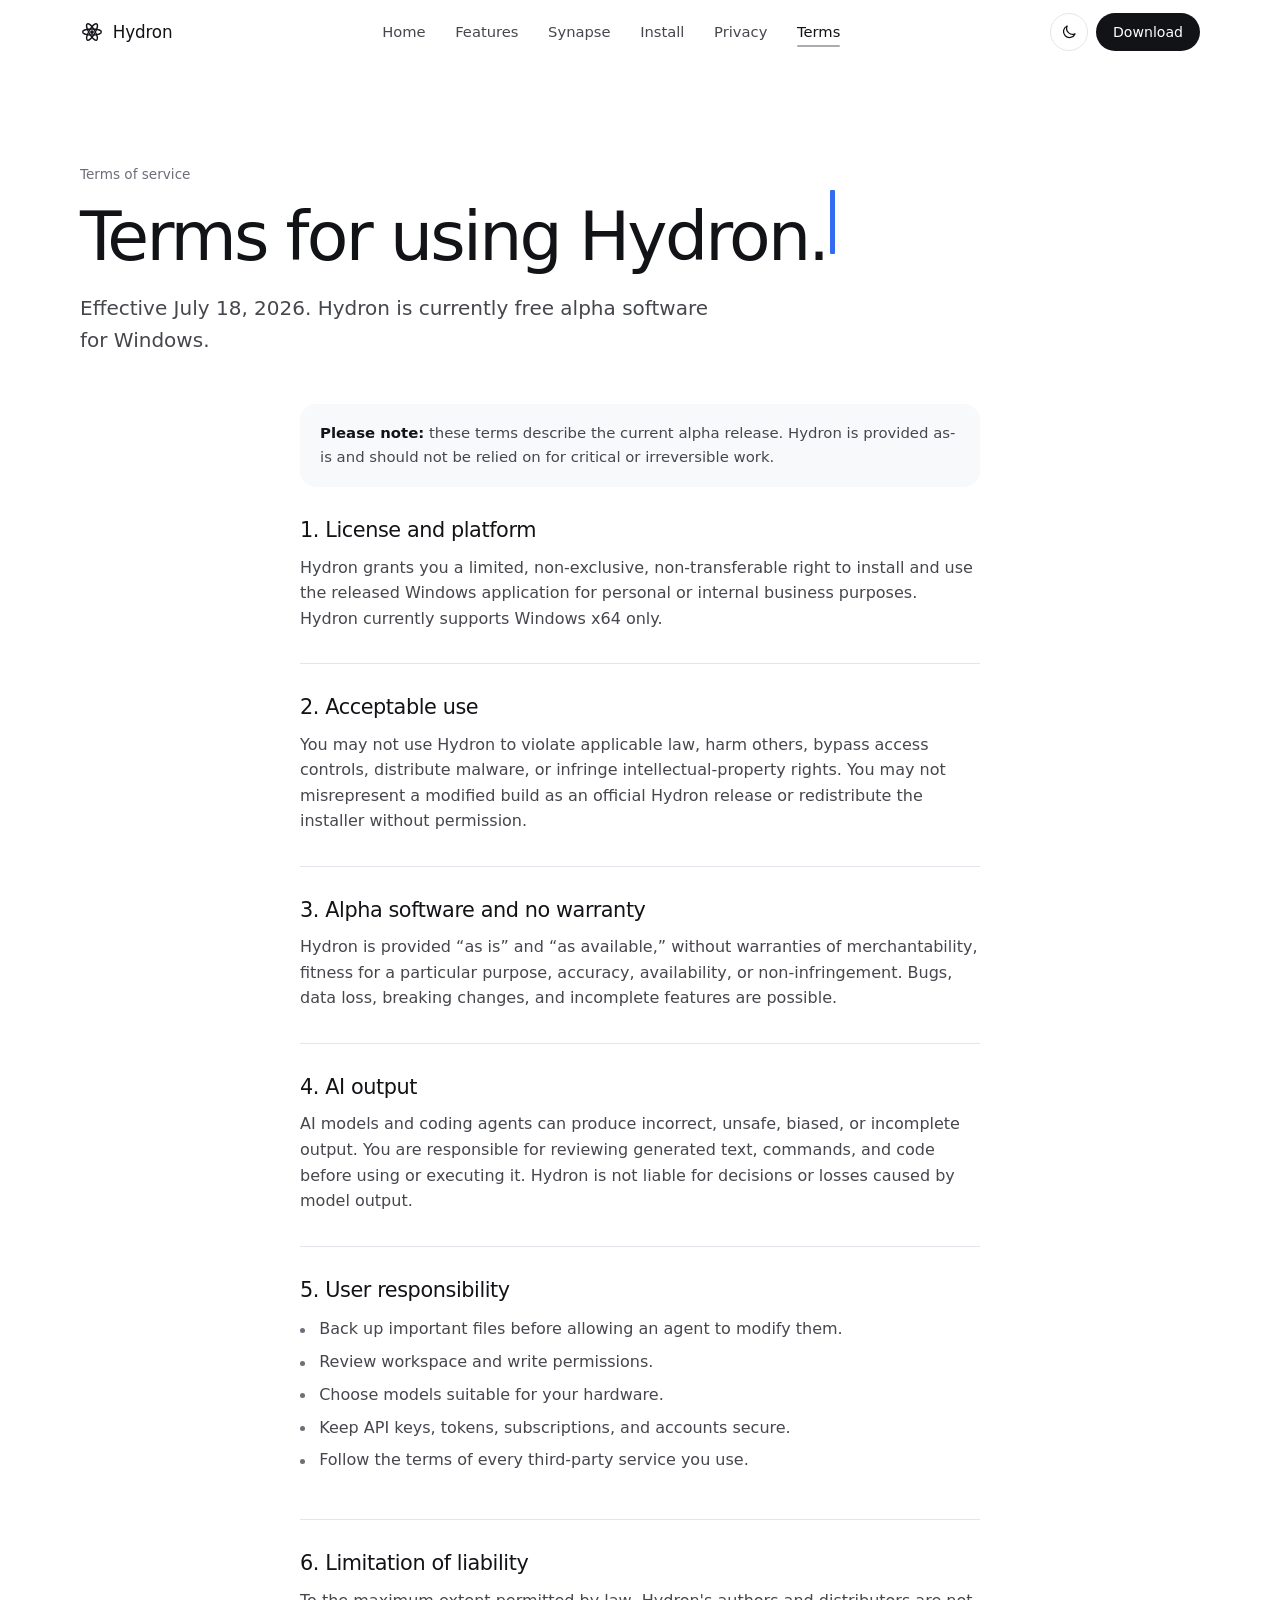
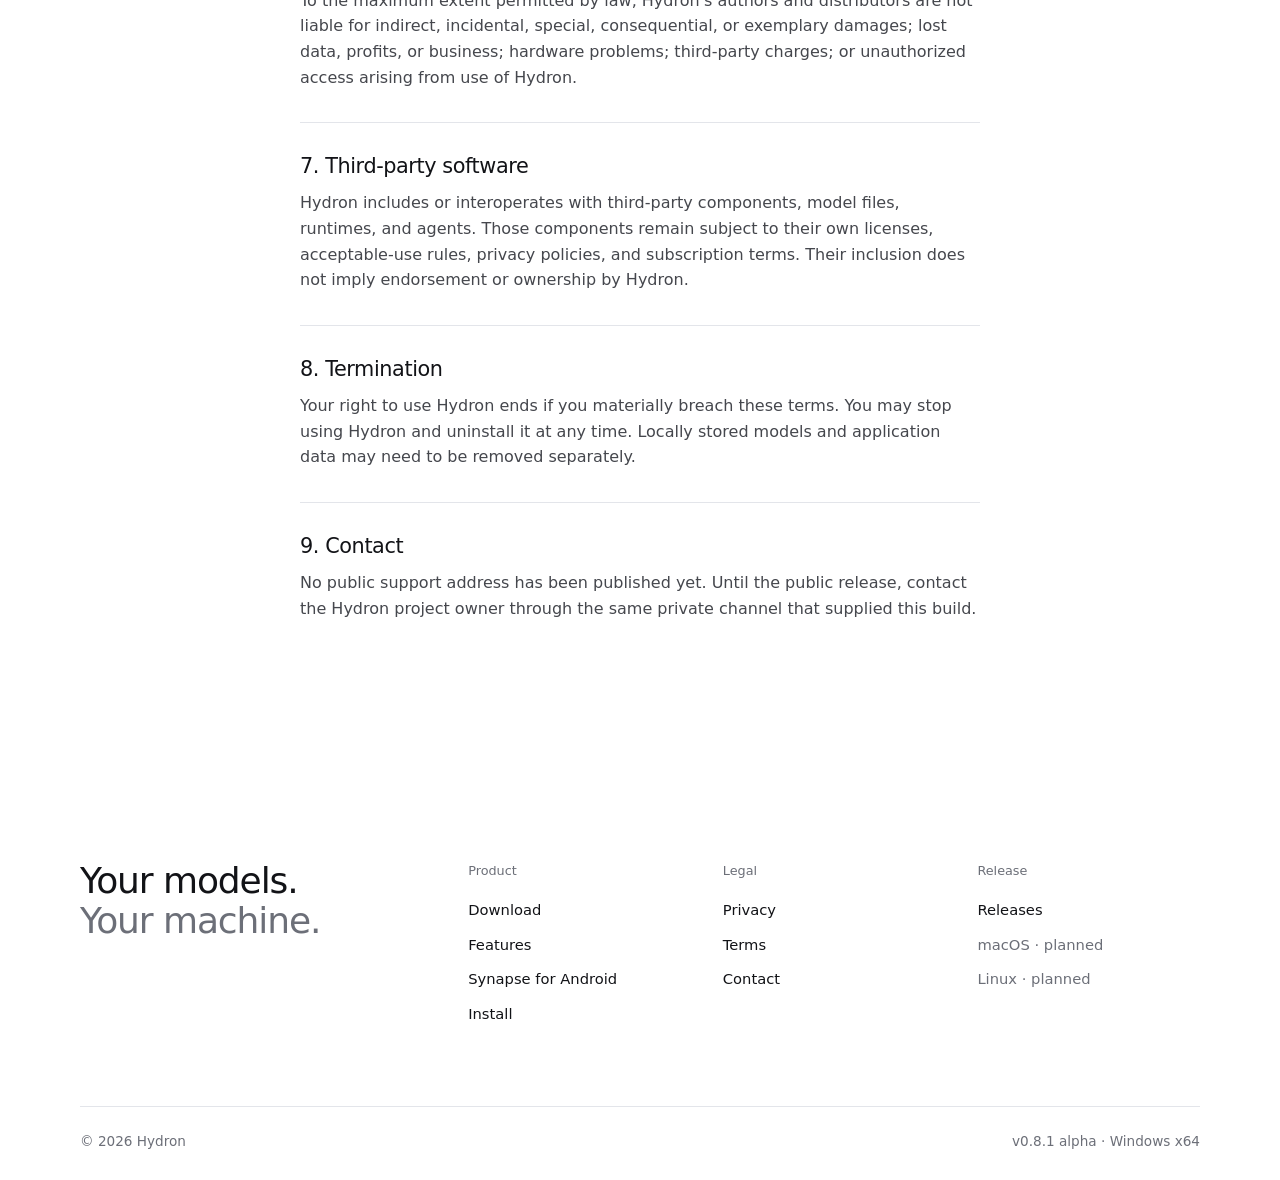
<file: terms.html>
<!DOCTYPE html>
<html lang="en" class="no-js">
<head>
<meta charset="UTF-8">
<meta name="viewport" content="width=device-width,initial-scale=1">
<title>Terms of Service — Hydron</title>
<meta name="description" content="Terms for using the Hydron alpha for Windows.">
<meta name="theme-color" content="#ffffff" media="(prefers-color-scheme: light)">
<meta name="theme-color" content="#0b0b0d" media="(prefers-color-scheme: dark)">
<script>(function(){var t;try{t=localStorage.getItem('hydron-theme')}catch(e){}if(t!=='light'&&t!=='dark')t=matchMedia('(prefers-color-scheme: dark)').matches?'dark':'light';var d=document.documentElement;d.setAttribute('data-theme',t);d.className=d.className.replace('no-js','js')})();</script>
<link rel="manifest" href="manifest.webmanifest">
<link rel="icon" type="image/svg+xml" href="data:image/svg+xml,%3Csvg xmlns='http://www.w3.org/2000/svg' viewBox='0 0 64 64'%3E%3Crect width='64' height='64' rx='16' fill='%23111113'/%3E%3Cg fill='none' stroke='%23fff' stroke-width='3'%3E%3Cellipse cx='32' cy='32' rx='25' ry='8'/%3E%3Cellipse cx='32' cy='32' rx='25' ry='8' transform='rotate(60 32 32)'/%3E%3Cellipse cx='32' cy='32' rx='25' ry='8' transform='rotate(-60 32 32)'/%3E%3C/g%3E%3Ccircle cx='32' cy='32' r='5' fill='%23fff'/%3E%3C/svg%3E">
<link rel="preconnect" href="https://fonts.googleapis.com">
<link rel="preconnect" href="https://fonts.gstatic.com" crossorigin>
<link href="https://fonts.googleapis.com/css2?family=Google+Sans+Flex:opsz,wght@8..144,400..600&family=Google+Sans+Code:wght@400;500&display=swap" rel="stylesheet">
<link rel="stylesheet" href="assets/site.css?v=50fe80a5">
</head>
<body>
<a class="skip-link" href="#main">Skip to content</a>
<header class="nav" id="nav">
  <div class="container nav-inner">
    <a class="brand" href="index.html" aria-label="Hydron home"><svg class="brand-mark" viewBox="0 0 64 64" aria-hidden="true"><g fill="none" stroke="currentColor" stroke-width="3.5"><ellipse cx="32" cy="32" rx="25" ry="8"/><ellipse cx="32" cy="32" rx="25" ry="8" transform="rotate(60 32 32)"/><ellipse cx="32" cy="32" rx="25" ry="8" transform="rotate(-60 32 32)"/></g><circle cx="32" cy="32" r="5" fill="currentColor"/></svg><span>Hydron</span></a>
    <nav aria-label="Primary">
      <ul class="nav-links" id="nav-links">
<li><a href="index.html">Home</a></li>
<li><a href="features.html">Features</a></li>
<li><a href="synapse.html">Synapse</a></li>
<li><a href="install.html">Install</a></li>
<li><a href="privacy.html">Privacy</a></li>
<li><a class="active" aria-current="page" href="terms.html">Terms</a></li>
      </ul>
    </nav>
    <div class="nav-actions">
      <button class="theme-toggle" id="theme-toggle" type="button" aria-label="Switch to dark theme"><svg class="moon" width="18" height="18" viewBox="0 0 24 24" fill="none" stroke="currentColor" stroke-width="1.7" stroke-linecap="round" stroke-linejoin="round" aria-hidden="true"><path d="M20 14.5A8 8 0 0 1 9.5 4a8 8 0 1 0 10.5 10.5Z"/></svg><svg class="sun" width="18" height="18" viewBox="0 0 24 24" fill="none" stroke="currentColor" stroke-width="1.7" stroke-linecap="round" aria-hidden="true"><circle cx="12" cy="12" r="4"/><path d="M12 2v2M12 20v2M4.9 4.9l1.4 1.4M17.7 17.7l1.4 1.4M2 12h2M20 12h2M4.9 19.1l1.4-1.4M17.7 6.3l1.4-1.4"/></svg></button>
      <a class="btn btn-primary btn-small" href="downloads/Hydron-Setup.exe">Download</a>
      <button class="nav-toggle" id="nav-toggle" aria-label="Toggle navigation menu" aria-expanded="false" aria-controls="nav-links"><span></span></button>
    </div>
  </div>
</header>

<main id="main">
<section class="page-hero">
  <div class="container">
    <span class="eyebrow">Terms of service</span>
    <h1 data-typed data-typed-now data-speed="38">Terms for using Hydron.</h1>
    <p class="lead">Effective July 18, 2026. Hydron is currently free alpha software for Windows.</p>
  </div>
</section>
<section class="section" style="padding-top:0">
  <div class="container legal">
    <div class="note"><strong>Please note:</strong> these terms describe the current alpha release. Hydron is provided as-is and should not be relied on for critical or irreversible work.</div>
    <article class="legal-section"><h2>1. License and platform</h2><p>Hydron grants you a limited, non-exclusive, non-transferable right to install and use the released Windows application for personal or internal business purposes. Hydron currently supports Windows x64 only.</p></article>
    <article class="legal-section"><h2>2. Acceptable use</h2><p>You may not use Hydron to violate applicable law, harm others, bypass access controls, distribute malware, or infringe intellectual-property rights. You may not misrepresent a modified build as an official Hydron release or redistribute the installer without permission.</p></article>
    <article class="legal-section"><h2>3. Alpha software and no warranty</h2><p>Hydron is provided “as is” and “as available,” without warranties of merchantability, fitness for a particular purpose, accuracy, availability, or non-infringement. Bugs, data loss, breaking changes, and incomplete features are possible.</p></article>
    <article class="legal-section"><h2>4. AI output</h2><p>AI models and coding agents can produce incorrect, unsafe, biased, or incomplete output. You are responsible for reviewing generated text, commands, and code before using or executing it. Hydron is not liable for decisions or losses caused by model output.</p></article>
    <article class="legal-section"><h2>5. User responsibility</h2><ul><li>Back up important files before allowing an agent to modify them.</li><li>Review workspace and write permissions.</li><li>Choose models suitable for your hardware.</li><li>Keep API keys, tokens, subscriptions, and accounts secure.</li><li>Follow the terms of every third-party service you use.</li></ul></article>
    <article class="legal-section"><h2>6. Limitation of liability</h2><p>To the maximum extent permitted by law, Hydron's authors and distributors are not liable for indirect, incidental, special, consequential, or exemplary damages; lost data, profits, or business; hardware problems; third-party charges; or unauthorized access arising from use of Hydron.</p></article>
    <article class="legal-section"><h2>7. Third-party software</h2><p>Hydron includes or interoperates with third-party components, model files, runtimes, and agents. Those components remain subject to their own licenses, acceptable-use rules, privacy policies, and subscription terms. Their inclusion does not imply endorsement or ownership by Hydron.</p></article>
    <article class="legal-section"><h2>8. Termination</h2><p>Your right to use Hydron ends if you materially breach these terms. You may stop using Hydron and uninstall it at any time. Locally stored models and application data may need to be removed separately.</p></article>
    <article class="legal-section" id="contact"><h2>9. Contact</h2><p>No public support address has been published yet. Until the public release, contact the Hydron project owner through the same private channel that supplied this build.</p></article>
  </div>
</section>
</main>

<footer class="footer">
  <div class="container">
    <div class="footer-top">
      <p class="footer-title">Your models.<br><span class="soft">Your machine.</span></p>
      <nav class="footer-col" aria-label="Product"><h5>Product</h5><ul><li><a href="downloads/Hydron-Setup.exe">Download</a></li><li><a href="features.html">Features</a></li><li><a href="synapse.html">Synapse for Android</a></li><li><a href="install.html">Install</a></li></ul></nav>
      <nav class="footer-col" aria-label="Legal"><h5>Legal</h5><ul><li><a href="privacy.html">Privacy</a></li><li><a href="terms.html">Terms</a></li><li><a href="terms.html#contact">Contact</a></li></ul></nav>
      <nav class="footer-col" aria-label="Release"><h5>Release</h5><ul><li><a href="https://github.com/hydronai/hydron/releases">Releases</a></li><li><span>macOS · planned</span></li><li><span>Linux · planned</span></li></ul></nav>
    </div>
    <div class="footer-bottom"><span>© <span id="year">2026</span> Hydron</span><span>v0.8.1 alpha · Windows x64</span></div>
  </div>
</footer>
<script src="assets/site.js?v=9f985bcd"></script>
</body>
</html>
</file>
<file: assets/site.css>
/* =====================================================================
   Hydron website — shared styles
   Calm, light, product-first. Real screenshots do the showing;
   motion is limited to gentle fades and hover states.
===================================================================== */
:root{
  --bg:#ffffff;
  --bg-soft:#f8f9fb;
  --bg-muted:#eff0f3;
  --ink:#121317;
  --ink-2:#45474d;
  --ink-3:#6c6f78;
  --line:#e3e5ea;
  --line-strong:#cfd2d9;
  --dark:#0d0d10;
  --surface:#ffffff;
  --on-ink:#ffffff;
  --ink-hover:#2b2b31;
  --line-hover:#b9b9c1;
  --nav-bg:rgba(255,255,255,.85);
  --frame-edge:transparent;
  --shadow:rgba(17,17,19,.35);
  --check:url("data:image/svg+xml,%3Csvg xmlns='http://www.w3.org/2000/svg' viewBox='0 0 16 16' fill='none' stroke='%23fff' stroke-width='2' stroke-linecap='round' stroke-linejoin='round'%3E%3Cpath d='m4.5 8.2 2.3 2.3 4.7-5'/%3E%3C/svg%3E");
  --spot:rgba(17,17,19,.045);
  --p1:#6b6e76;
  --p2:#346bf1;
  --p3:#8b5cf6;
  color-scheme:light;

  --font-body:'Google Sans Flex', 'Inter', system-ui, -apple-system, 'Segoe UI', sans-serif;
  --font-mono:'Google Sans Code', 'JetBrains Mono', ui-monospace, 'Cascadia Code', monospace;

  --r-sm:10px;
  --r-md:16px;
  --r-lg:24px;
  --r-pill:999px;

  --ease:cubic-bezier(.22,1,.36,1);
  --container:1200px;
}

/* Dark theme: follows the system setting unless the visitor picks one. */
:root[data-theme="dark"]{
  --bg:#0b0b0d;
  --bg-soft:#111114;
  --bg-muted:#1c1c20;
  --surface:#17171b;
  --ink:#ededf0;
  --ink-2:#b4b5bd;
  --ink-3:#868791;
  --line:#242429;
  --line-strong:#34343b;
  --dark:#0c0c0e;
  --on-ink:#0b0b0d;
  --ink-hover:#d2d2d8;
  --line-hover:#4c4c55;
  --nav-bg:rgba(11,11,13,.82);
  --frame-edge:#26262c;
  --shadow:rgba(0,0,0,.6);
  --check:url("data:image/svg+xml,%3Csvg xmlns='http://www.w3.org/2000/svg' viewBox='0 0 16 16' fill='none' stroke='%230b0b0d' stroke-width='2' stroke-linecap='round' stroke-linejoin='round'%3E%3Cpath d='m4.5 8.2 2.3 2.3 4.7-5'/%3E%3C/svg%3E");
  --spot:rgba(255,255,255,.06);
  --p1:#a7a9b2;
  --p2:#6f95ff;
  --p3:#b08cff;
  color-scheme:dark;
}
@media (prefers-color-scheme: dark){
  :root:not([data-theme="light"]){
  --bg:#0b0b0d;
  --bg-soft:#111114;
  --bg-muted:#1c1c20;
  --surface:#17171b;
  --ink:#ededf0;
  --ink-2:#b4b5bd;
  --ink-3:#868791;
  --line:#242429;
  --line-strong:#34343b;
  --dark:#0c0c0e;
  --on-ink:#0b0b0d;
  --ink-hover:#d2d2d8;
  --line-hover:#4c4c55;
  --nav-bg:rgba(11,11,13,.82);
  --frame-edge:#26262c;
  --shadow:rgba(0,0,0,.6);
  --check:url("data:image/svg+xml,%3Csvg xmlns='http://www.w3.org/2000/svg' viewBox='0 0 16 16' fill='none' stroke='%230b0b0d' stroke-width='2' stroke-linecap='round' stroke-linejoin='round'%3E%3Cpath d='m4.5 8.2 2.3 2.3 4.7-5'/%3E%3C/svg%3E");
  --spot:rgba(255,255,255,.06);
  --p1:#a7a9b2;
  --p2:#6f95ff;
  --p3:#b08cff;
  color-scheme:dark;
  }
}

*,*::before,*::after{ box-sizing:border-box; }
html{ scroll-behavior:smooth; -webkit-text-size-adjust:100%; }
body{
  margin:0; background:var(--bg); color:var(--ink);
  font-family:var(--font-body); font-size:16px; line-height:1.6;
  -webkit-font-smoothing:antialiased; overflow-x:hidden;
}
img,svg{ display:block; max-width:100%; }
a{ color:inherit; text-decoration:none; }
ul{ list-style:none; margin:0; padding:0; }
button{ font:inherit; cursor:pointer; }
h1,h2,h3,h4{ margin:0; font-weight:500; letter-spacing:-.02em; line-height:1.12; }
p{ margin:0; }
code{ font-family:var(--font-mono); font-size:.88em; background:var(--bg-muted); padding:.1em .4em; border-radius:6px; }
::selection{ background:var(--ink); color:var(--on-ink); }
:focus-visible{ outline:2px solid var(--ink); outline-offset:3px; border-radius:6px; }

.skip-link{ position:absolute; left:1rem; top:-60px; z-index:1000; background:var(--ink); color:var(--on-ink); padding:.6rem 1rem; border-radius:var(--r-sm); font-size:.85rem; }
.skip-link:focus{ top:1rem; }

.container{ width:100%; max-width:var(--container); margin:0 auto; padding:0 clamp(1rem, 4vw, 2.5rem); }
.narrow{ max-width:820px; }

/* ---------- Navigation ---------- */
.nav{ position:sticky; top:0; z-index:100; background:var(--nav-bg); backdrop-filter:saturate(180%) blur(14px); border-bottom:1px solid transparent; transition:border-color .2s; }
.nav.scrolled{ border-bottom-color:var(--line); }
.nav-inner{ display:flex; align-items:center; justify-content:space-between; gap:1.5rem; height:64px; }
.brand{ display:flex; align-items:center; gap:.55rem; font-weight:500; font-size:1.05rem; letter-spacing:-.01em; }
.brand-mark{ width:24px; height:24px; flex:0 0 auto; }
.nav-links{ display:flex; align-items:center; gap:.25rem; }
.nav-links a{ display:block; padding:.45rem .8rem; border-radius:var(--r-pill); font-size:.92rem; color:var(--ink-2); transition:background .15s, color .15s; }
.nav-links a:hover{ background:var(--bg-muted); color:var(--ink); }
.nav-links a.active{ color:var(--ink); font-weight:500; }
.nav-actions{ display:flex; align-items:center; gap:.5rem; }
.theme-toggle{ width:38px; height:38px; display:grid; place-items:center; border-radius:var(--r-pill); border:1px solid var(--line); background:var(--surface); color:var(--ink); transition:background .15s, border-color .15s; }
.theme-toggle:hover{ border-color:var(--line-hover); }
.theme-toggle svg{ width:18px; height:18px; }
.theme-toggle .sun,:root[data-theme="dark"] .theme-toggle .moon{ display:none; }
:root[data-theme="dark"] .theme-toggle .sun{ display:block; }
.no-js .theme-toggle{ display:none; }
.nav-toggle{ display:none; width:40px; height:40px; border-radius:var(--r-pill); border:1px solid var(--line); background:var(--surface); position:relative; }
.nav-toggle span,.nav-toggle span::before,.nav-toggle span::after{ content:""; position:absolute; left:11px; right:11px; height:1.5px; background:var(--ink); transition:transform .2s var(--ease), background .2s; }
.nav-toggle span{ top:19px; }
.nav-toggle span::before{ left:0; right:0; top:-6px; }
.nav-toggle span::after{ left:0; right:0; top:6px; }
.nav-toggle[aria-expanded="true"] span{ background:transparent; }
.nav-toggle[aria-expanded="true"] span::before{ transform:translateY(6px) rotate(45deg); }
.nav-toggle[aria-expanded="true"] span::after{ transform:translateY(-6px) rotate(-45deg); }

/* ---------- Buttons ---------- */
.btn{ display:inline-flex; align-items:center; justify-content:center; gap:.5rem; min-height:48px; padding:0 1.4rem; border-radius:var(--r-pill); border:1px solid transparent; font-weight:500; font-size:.95rem; white-space:nowrap; transition:background .15s, border-color .15s, color .15s; }
.btn svg{ width:16px; height:16px; }
.btn-primary{ background:var(--ink); color:var(--on-ink); }
.btn-primary:hover{ background:var(--ink-hover); }
.btn-secondary{ background:var(--surface); color:var(--ink); border-color:var(--line-strong); }
.btn-secondary:hover{ background:var(--bg-soft); border-color:var(--line-hover); }
.btn-small{ min-height:38px; padding:0 1rem; font-size:.88rem; }
.actions{ display:flex; flex-wrap:wrap; gap:.75rem; }
.actions.center{ justify-content:center; }

/* ---------- Type helpers ---------- */
.eyebrow{ display:inline-block; margin-bottom:1rem; font-size:.85rem; font-weight:500; color:var(--ink-3); }
.lead{ font-size:clamp(1.05rem, 1.6vw, 1.25rem); line-height:1.6; color:var(--ink-2); }
.muted{ color:var(--ink-3); }

/* ---------- Hero ---------- */
.hero{ padding:clamp(4rem, 10vw, 7.5rem) 0 clamp(2.5rem, 5vw, 4rem); text-align:center; }
.hero h1{ font-size:clamp(2.6rem, 7vw, 5.5rem); letter-spacing:-.045em; line-height:1.02; max-width:none; margin:0 auto; }
.hero h1 .soft{ color:var(--ink-3); }
.hero .lead{ max-width:44rem; margin:1.5rem auto 2.25rem; }
.hero-meta{ margin-top:1.25rem; font-size:.85rem; color:var(--ink-3); }

.page-hero{ padding:clamp(3.5rem, 8vw, 6rem) 0 clamp(2rem, 4vw, 3rem); }
.page-hero h1{ font-size:clamp(2.4rem, 5.5vw, 4.25rem); letter-spacing:-.04em; line-height:1.04; max-width:18ch; }
.page-hero .lead{ max-width:40rem; margin-top:1.25rem; }
.page-hero .actions{ margin-top:2rem; }

/* ---------- Product showcase ---------- */
.showcase{ padding-bottom:clamp(3rem, 6vw, 5rem); }
.frame{ background:var(--dark); border:1px solid var(--frame-edge); border-radius:var(--r-lg); padding:clamp(6px, 1vw, 10px); box-shadow:0 1px 2px rgba(0,0,0,.06), 0 30px 80px -30px var(--shadow); }
.frame img{ width:100%; height:auto; aspect-ratio:16/9; object-fit:contain; background:var(--dark); border-radius:calc(var(--r-lg) - 8px); transition:opacity .2s ease; }
.frame.natural img{ aspect-ratio:auto; object-fit:contain; }
.tabs{ display:inline-flex; gap:.25rem; padding:.3rem; margin-top:1.5rem; background:var(--bg-muted); border-radius:var(--r-pill); max-width:100%; overflow-x:auto; }
.tab{ border:0; background:transparent; color:var(--ink-2); padding:.55rem 1.1rem; border-radius:var(--r-pill); font-size:.88rem; font-weight:500; white-space:nowrap; transition:background .15s, color .15s; }
.tab:hover{ color:var(--ink); }
.tab.active{ background:var(--surface); color:var(--ink); box-shadow:0 1px 3px rgba(0,0,0,.08); }
.tab-caption{ margin-top:1rem; font-size:.9rem; color:var(--ink-3); min-height:1.5em; }

/* ---------- Sections ---------- */
.section{ padding:clamp(4rem, 9vw, 7rem) 0; }
.section.soft{ background:var(--bg-soft); }
.section + .section:not(.soft){ border-top:1px solid var(--line); }
.section.soft + .section{ border-top:0; }
.section-head{ max-width:44rem; margin-bottom:clamp(2.5rem, 5vw, 3.5rem); }
.section-head.center{ margin-left:auto; margin-right:auto; text-align:center; }
.section-head h2{ font-size:clamp(2rem, 4vw, 3rem); letter-spacing:-.035em; }
.section-head p{ margin-top:1rem; font-size:1.075rem; color:var(--ink-2); }

.grid{ display:grid; gap:1rem; }
.grid-2{ grid-template-columns:repeat(2, minmax(0,1fr)); }
.grid-3{ grid-template-columns:repeat(3, minmax(0,1fr)); }
.grid-4{ grid-template-columns:repeat(4, minmax(0,1fr)); }

.card{ padding:1.75rem; border:1px solid var(--line); border-radius:var(--r-md); background:var(--surface); }
.section.soft .card{ border-color:transparent; }
.card h3{ font-size:1.1rem; margin-bottom:.5rem; }
.card p,.card li{ font-size:.95rem; color:var(--ink-2); }
.card ul{ display:grid; gap:.45rem; margin-top:1rem; }
.card li{ position:relative; padding-left:1.1rem; }
.card li::before{ content:""; position:absolute; left:0; top:.7em; width:5px; height:5px; border-radius:50%; background:var(--ink-3); }
.icon{ width:40px; height:40px; display:grid; place-items:center; margin-bottom:1.25rem; border-radius:var(--r-sm); background:var(--bg-muted); color:var(--ink); }
.section.soft .icon{ background:var(--bg-soft); }
.icon svg{ width:20px; height:20px; }

/* Feature rows: copy on one side, screenshot on the other */
.feature-row{ display:grid; grid-template-columns:minmax(0,.85fr) minmax(0,1.15fr); gap:clamp(2rem, 5vw, 4.5rem); align-items:center; }
.feature-row + .feature-row{ margin-top:clamp(4rem, 8vw, 6.5rem); }
.feature-row > *{ min-width:0; }
.feature-row.flip .feature-copy{ order:2; }
.feature-copy h3{ font-size:clamp(1.6rem, 3vw, 2.25rem); letter-spacing:-.03em; margin-bottom:1rem; }
.feature-copy p{ color:var(--ink-2); font-size:1.05rem; }
.checklist{ display:grid; gap:.6rem; margin-top:1.5rem; }
.checklist li{ position:relative; padding-left:1.75rem; color:var(--ink-2); font-size:.97rem; }
.checklist li::before{ content:""; position:absolute; left:0; top:.2em; width:18px; height:18px; border-radius:50%; background:var(--ink) var(--check) center/12px no-repeat; }

/* Static code / terminal panel */
.panel{ background:var(--dark); border:1px solid var(--frame-edge); color:#e9e9ee; border-radius:var(--r-md); overflow:hidden; box-shadow:0 30px 70px -35px var(--shadow); }
.panel-head{ display:flex; align-items:center; justify-content:space-between; padding:.75rem 1.1rem; border-bottom:1px solid #24242a; font:500 .75rem var(--font-mono); color:#8d8e98; }
.panel-body{ padding:1.1rem 1.25rem; font:400 .82rem/1.85 var(--font-mono); overflow-x:auto; white-space:pre; }
.panel-body .c{ color:#73747e; }
.panel-body .k{ color:#fff; font-weight:500; }
.panel-body .p{ color:#fff; }

/* Command picker */
.cmd{ display:flex; align-items:center; justify-content:space-between; gap:1rem; margin-top:1.5rem; padding:.55rem .55rem .55rem 1.1rem; border:1px solid var(--line-strong); border-radius:var(--r-pill); background:var(--surface); font:500 .88rem var(--font-mono); }
.cmd code{ min-width:0; background:none; padding:0; overflow-x:auto; white-space:nowrap; }
.copy-btn{ border:0; background:var(--ink); color:var(--on-ink); border-radius:var(--r-pill); padding:.5rem 1rem; font-size:.8rem; font-weight:500; flex:0 0 auto; }
.copy-btn:hover{ background:var(--ink-hover); }
.chips{ display:flex; flex-wrap:wrap; gap:.5rem; }
.chip{ border:1px solid var(--line-strong); background:var(--surface); color:var(--ink-2); padding:.45rem .9rem; border-radius:var(--r-pill); font-size:.85rem; transition:background .15s, color .15s, border-color .15s; }
button.chip:hover{ border-color:var(--ink-3); color:var(--ink); }
.chip.active{ background:var(--ink); border-color:var(--ink); color:var(--on-ink); }

/* Model catalogue */
.model-table{ width:100%; border-collapse:collapse; font-size:.95rem; }
.model-table th,.model-table td{ padding:.9rem 0; text-align:left; border-bottom:1px solid var(--line); }
.model-table th{ font-size:.8rem; font-weight:500; color:var(--ink-3); }
.model-table td:last-child,.model-table th:last-child{ text-align:right; color:var(--ink-3); }
.model-table td:first-child{ font-weight:500; }

.note{ padding:1.1rem 1.25rem; border-radius:var(--r-md); background:var(--bg-soft); color:var(--ink-2); font-size:.93rem; }
.note strong{ color:var(--ink); }

/* Steps */
.steps{ display:grid; gap:0; counter-reset:step; }
.step{ counter-increment:step; display:grid; grid-template-columns:3rem 1fr; gap:1rem; padding:1.5rem 0; border-top:1px solid var(--line); }
.step:last-child{ border-bottom:1px solid var(--line); }
.step::before{ content:counter(step, decimal-leading-zero); font:500 .85rem var(--font-mono); color:var(--ink-3); padding-top:.2rem; }
.step h3{ font-size:1.1rem; margin-bottom:.35rem; }
.step p{ color:var(--ink-2); }

/* Requirements */
.spec{ display:grid; grid-template-columns:repeat(3, minmax(0,1fr)); border-top:1px solid var(--line); }
.spec div{ padding:1.5rem 1.5rem 1.5rem 0; border-bottom:1px solid var(--line); }
.spec strong{ display:block; font-weight:500; margin-bottom:.35rem; }
.spec span{ color:var(--ink-2); font-size:.95rem; }

/* FAQ */
.faq details{ border-bottom:1px solid var(--line); }
.faq details:first-child{ border-top:1px solid var(--line); }
.faq summary{ list-style:none; cursor:pointer; display:flex; justify-content:space-between; gap:1rem; padding:1.25rem 0; font-weight:500; font-size:1.02rem; }
.faq summary::-webkit-details-marker{ display:none; }
.faq summary::after{ content:"+"; font-weight:400; font-size:1.4rem; line-height:1; color:var(--ink-3); transition:transform .2s var(--ease); }
.faq details[open] summary::after{ transform:rotate(45deg); }
.faq details p{ padding:0 0 1.35rem; color:var(--ink-2); max-width:60ch; }

/* Legal */
.legal{ max-width:760px; }
.legal-section{ padding:2rem 0; border-bottom:1px solid var(--line); }
.legal-section:last-child{ border-bottom:0; }
.legal-section h2{ font-size:1.3rem; letter-spacing:-.02em; margin-bottom:.75rem; }
.legal-section p,.legal-section li{ color:var(--ink-2); }
.legal-section p + p{ margin-top:.75rem; }
.legal-section ul{ display:grid; gap:.45rem; margin:.9rem 0; }
.legal-section li{ position:relative; padding-left:1.2rem; }
.legal-section li::before{ content:""; position:absolute; left:0; top:.72em; width:5px; height:5px; border-radius:50%; background:var(--ink-3); }

/* Appearance preview (features page) */
.studio{ border:1px solid var(--line); border-radius:var(--r-lg); padding:clamp(1rem, 3vw, 1.75rem); background:var(--surface); }
.studio-bar{ display:flex; align-items:center; justify-content:space-between; gap:1rem; flex-wrap:wrap; margin-bottom:1.25rem; }
.studio-bar strong{ font-weight:500; }
.studio-controls{ display:grid; grid-template-columns:repeat(3, minmax(0,1fr)); gap:1rem; margin-top:1.25rem; }
.studio-control{ padding:1rem 1.1rem; border-radius:var(--r-md); background:var(--bg-soft); }
.studio-control label{ display:flex; justify-content:space-between; font-size:.85rem; color:var(--ink-2); margin-bottom:.6rem; }
.studio-control output{ color:var(--ink); font-weight:500; }
.studio-control input,.studio-control select{ width:100%; accent-color:var(--ink); }
.studio-control select{ padding:.5rem .6rem; border:1px solid var(--line-strong); border-radius:var(--r-sm); background:var(--surface); color:var(--ink); font:inherit; font-size:.9rem; }

.appearance-frame{ --demo-bg:#101114; --demo-side:#16171b; --demo-surface:#24252a; --demo-raised:#303137; --demo-border:#35373e; --demo-text:#f7f8fb; --demo-muted:#9296a0; position:relative; display:grid; grid-template-columns:180px 1fr; min-height:440px; border:1px solid var(--demo-border); border-radius:18px; overflow:hidden; background:var(--demo-bg); color:var(--demo-text); transition:background .3s ease, color .3s ease, border-radius .25s ease; }
.appearance-frame[data-preset="diamond"]{ --demo-bg:#edf5fc; --demo-side:#e4f0f9; --demo-surface:#f7fbff; --demo-raised:#dcebf6; --demo-border:#b7cdde; --demo-text:#102235; --demo-muted:#526f87; }
.appearance-frame[data-preset="aurora"]{ --demo-bg:#071310; --demo-side:#0a1d18; --demo-surface:#102a23; --demo-raised:#173a31; --demo-border:#245346; --demo-text:#eafff8; --demo-muted:#86b9aa; }
.appearance-frame[data-preset="sunset"]{ --demo-bg:#1b0c13; --demo-side:#251019; --demo-surface:#351722; --demo-raised:#4a2030; --demo-border:#673046; --demo-text:#fff3ed; --demo-muted:#d39a8d; }
.appearance-frame[data-preset="nebula"]{ --demo-bg:#0e0a1c; --demo-side:#15102a; --demo-surface:#21183b; --demo-raised:#302252; --demo-border:#4c3971; --demo-text:#f8f2ff; --demo-muted:#a998c8; }
.appearance-frame[data-preset="arctic"]{ --demo-bg:#07131a; --demo-side:#0b1c25; --demo-surface:#102b38; --demo-raised:#173d4d; --demo-border:#285b6d; --demo-text:#edfcff; --demo-muted:#8cb9c4; }
.demo-sidebar{ padding:1rem; border-right:1px solid var(--demo-border); background:var(--demo-side); transition:background .3s ease; }
.demo-brand{ display:flex; align-items:center; gap:.55rem; font-weight:600; margin:.15rem .2rem 1.35rem; }
.demo-atom{ width:20px; height:20px; }
.demo-nav{ display:grid; gap:.35rem; }
.demo-nav span{ display:flex; align-items:center; gap:.65rem; padding:.65rem .8rem; border-radius:10px; color:var(--demo-muted); font-size:.78rem; }
.demo-nav span.active{ background:var(--demo-raised); color:var(--demo-text); }
.demo-status{ position:absolute; left:1rem; bottom:1rem; width:148px; padding:.65rem; border-radius:10px; background:var(--demo-surface); font-size:.65rem; color:var(--demo-muted); }
.demo-main{ display:grid; grid-template-rows:auto 1fr auto; min-width:0; }
.demo-titlebar{ height:42px; border-bottom:1px solid var(--demo-border); display:flex; align-items:center; justify-content:center; font-size:.75rem; font-weight:600; }
.demo-chat{ padding:2rem clamp(1rem, 4vw, 3rem); display:flex; flex-direction:column; gap:1.25rem; }
.demo-bubble{ align-self:flex-end; background:var(--demo-raised); padding:.65rem 1rem; border-radius:16px; font-size:.78rem; }
.demo-answer{ max-width:560px; }
.demo-answer strong{ display:block; margin-bottom:.5rem; font-size:.85rem; }
.demo-answer p{ color:var(--demo-muted); font-size:.78rem; line-height:1.65; }
.demo-code{ margin-top:.8rem; padding:.85rem; border:1px solid var(--demo-border); border-radius:10px; background:rgba(0,0,0,.18); font:500 .7rem/1.65 var(--font-mono); white-space:pre; overflow-x:auto; }
.demo-composer{ display:flex; justify-content:space-between; margin:0 clamp(1rem, 4vw, 3rem) 1.25rem; padding:.8rem 1rem; border:1px solid var(--demo-border); border-radius:16px; background:var(--demo-surface); color:var(--demo-muted); font-size:.74rem; }
.appearance-frame.nav-right{ grid-template-columns:1fr 180px; }
.appearance-frame.nav-right .demo-main{ grid-column:1; grid-row:1; }
.appearance-frame.nav-right .demo-sidebar{ grid-column:2; grid-row:1; border-right:0; border-left:1px solid var(--demo-border); }
.appearance-frame.nav-right .demo-status{ left:auto; right:1rem; }

/* ---------- CTA ---------- */

/* ---------- Footer ---------- */
/* Footer: title and link columns */
.footer{ padding:clamp(4rem, 8vw, 6rem) 0 1.75rem; font-size:.92rem; overflow:hidden; }
.footer-top{ display:grid; grid-template-columns:1.6fr repeat(3, 1fr); gap:2rem; padding-bottom:clamp(3rem, 7vw, 5rem); }
.footer-title{ font-size:clamp(1.6rem, 3vw, 2.25rem); font-weight:500; letter-spacing:-.03em; line-height:1.1; }
.footer-title .soft{ color:var(--ink-3); }
.footer-col h5{ margin:0 0 1rem; font-size:.8rem; font-weight:500; color:var(--ink-3); }
.footer-col ul{ display:grid; gap:.7rem; }
.footer-col a,.footer-col span{ color:var(--ink); }
.footer-col span{ color:var(--ink-3); }
.footer-col a:hover{ color:var(--ink-3); }
.footer-bottom{ display:flex; justify-content:space-between; flex-wrap:wrap; gap:1rem; padding-top:1.5rem; border-top:1px solid var(--line); color:var(--ink-3); font-size:.85rem; }

/* ---------- Gentle entrance ---------- */
.fade{ opacity:0; transform:translateY(12px); transition:opacity .7s var(--ease), transform .7s var(--ease); }
.fade.in{ opacity:1; transform:none; }
.no-js .fade{ opacity:1; transform:none; }

/* ---------- Responsive ---------- */
@media (max-width:960px){
  .grid-3,.grid-4{ grid-template-columns:repeat(2, minmax(0,1fr)); }
  .feature-row{ grid-template-columns:1fr; }
  .feature-row.flip .feature-copy{ order:0; }
  .spec{ grid-template-columns:repeat(2, minmax(0,1fr)); }
  .footer-top{ grid-template-columns:1fr 1fr; }
  .studio-controls{ grid-template-columns:1fr; }
}
@media (max-width:820px){
  .nav-toggle{ display:block; }
  .nav-actions .btn{ display:none; }
  .nav-links{ position:absolute; top:64px; left:0; right:0; flex-direction:column; align-items:stretch; gap:0; padding:0 1rem; background:var(--bg); border-bottom:1px solid var(--line); max-height:0; overflow:hidden; transition:max-height .3s var(--ease), padding .3s var(--ease); }
  .nav-links.open{ max-height:420px; padding:.5rem 1rem 1rem; }
  .nav-links a{ padding:.8rem .5rem; border-radius:var(--r-sm); }
}
@media (max-width:640px){
  .grid-2,.grid-3,.grid-4,.spec{ grid-template-columns:1fr; }
  .spec div{ padding-right:0; }
  .footer-top{ grid-template-columns:1fr; }
  .actions{ flex-direction:column; align-items:stretch; }
  .actions .btn{ width:100%; }
  .appearance-frame{ grid-template-columns:64px 1fr; min-height:400px; }
  .appearance-frame.nav-right{ grid-template-columns:1fr 64px; }
  .demo-sidebar{ padding:.8rem .5rem; }
  .demo-brand span,.demo-nav span b,.demo-status{ display:none; }
  .demo-nav span{ justify-content:center; padding:.7rem .3rem; }
  .model-table th:nth-child(2),.model-table td:nth-child(2){ display:none; }
}

/* ---------- Motion: small, purposeful touches ---------- */
/* Hero: staged entrance */
.hero{ position:relative; isolation:isolate; overflow:hidden; }
.hero .lead,.hero .actions,.hero-meta,.page-hero .container > :not(h1){ animation:rise .9s var(--ease) both; }
.hero .lead,.page-hero .container > :nth-child(2){ animation-delay:.12s; }
.hero .actions,.page-hero .container > :nth-child(3){ animation-delay:.22s; }
.hero-meta,.page-hero .container > :nth-child(4){ animation-delay:.32s; }
.showcase .frame{ animation:appear 1.1s var(--ease) .38s both; }
@keyframes appear{ from{ opacity:0; } to{ opacity:1; } }
@keyframes rise{ from{ opacity:0; transform:translateY(16px); } to{ opacity:1; transform:none; } }
@keyframes rise-blur{ from{ opacity:0; transform:translateY(18px); filter:blur(10px); } to{ opacity:1; transform:none; filter:blur(0); } }

/* Showcase frame straightens up as it scrolls into view (driven by --tilt from JS) */
.showcase{ perspective:1600px; }
.showcase .frame{ transform-origin:50% 0; }
.showcase .frame.tilting{ transform:rotateX(calc(var(--tilt, 0) * 9deg)) scale(calc(1 - var(--tilt, 0) * .05)); will-change:transform; }
.frame img{ transition:opacity .22s ease, transform .5s var(--ease); }
.frame img.swapping{ opacity:0; transform:scale(.985); }

/* Cards lift, with a soft light that follows the pointer */
.card{ position:relative; overflow:hidden; transition:opacity .7s var(--ease), transform .35s var(--ease), border-color .25s, box-shadow .35s var(--ease); }
.card.fade:not(.in){ transform:translateY(12px); }
.fade.in{ transition-delay:var(--d, 0s); }
.card::after{ content:""; position:absolute; inset:0; pointer-events:none; opacity:0; transition:opacity .3s;
  background:radial-gradient(260px circle at var(--mx, 50%) var(--my, 50%), var(--spot), transparent 70%); }
.card:hover{ transform:translateY(-4px); border-color:var(--line-strong); box-shadow:0 18px 40px -24px var(--shadow); }
.card:hover::after{ opacity:1; }
.card .icon{ transition:transform .4s var(--ease); }
.card:hover .icon{ transform:scale(1.08) rotate(-4deg); }

/* Buttons, links and small controls */
.btn{ transition:background .15s, border-color .15s, color .15s, transform .2s var(--ease), box-shadow .2s var(--ease); }
.btn:hover{ transform:translateY(-1px); }
.btn:active{ transform:translateY(0) scale(.98); }
.btn-primary:hover{ box-shadow:0 8px 22px -10px var(--shadow); }
.nav-links a{ position:relative; }
.nav-links a::after{ content:""; position:absolute; left:.8rem; right:.8rem; bottom:.25rem; height:1.5px; border-radius:2px; background:currentColor; transform:scaleX(0); transform-origin:left; transition:transform .3s var(--ease); }
.nav-links a:hover::after,.nav-links a.active::after{ transform:scaleX(1); }
.nav-links a.active::after{ opacity:.35; }
.brand .brand-mark{ transition:transform .9s var(--ease); }
.brand:hover .brand-mark{ transform:rotate(180deg); }
.theme-toggle svg{ transition:transform .5s var(--ease); }
.theme-toggle.spin svg{ transform:rotate(180deg); }
.chip{ transition:background .15s, color .15s, border-color .15s, transform .2s var(--ease); }
.chip:active{ transform:scale(.96); }
.checklist li::before{ transition:transform .3s var(--ease); }
.checklist li:hover::before{ transform:scale(1.15); }

/* Command box: typed text with a blinking caret */
#cmd-output::after{ content:""; display:inline-block; width:.55em; height:1.1em; margin-left:2px; vertical-align:-.2em; background:currentColor; opacity:.7; animation:caret 1s steps(1) infinite; }
@keyframes caret{ 50%{ opacity:0; } }


/* ================= Antigravity-inspired components ================= */
.visually-hidden{ position:absolute !important; width:1px; height:1px; overflow:hidden; clip:rect(0 0 0 0); white-space:nowrap; }
span.soft{ color:var(--ink-3); }

/* Typed text: characters appear one by one behind a blinking caret */
.js [data-typed]:not(.armed){ visibility:hidden; animation:typed-failsafe 0s 2.5s forwards; }
@keyframes typed-failsafe{ to{ visibility:visible; } }
[data-typed]{ position:relative; }
[data-typed] .ch{ visibility:hidden; }
[data-typed] .ch.on{ visibility:visible; }
.caret{ display:inline-block; width:0; position:relative; }
.caret::after{ content:""; position:absolute; left:.04em; bottom:.08em; width:.07em; min-width:2px; height:.95em; background:var(--p2); border-radius:1px; animation:caret 1s steps(1) infinite; }

/* Particle ring canvas */
.ring-host{ position:relative; isolation:isolate; }
.ring{ position:absolute; inset:0; z-index:-1; width:100%; height:100%; pointer-events:none; }

/* Hero */
.hero{ min-height:min(88vh, 860px); display:flex; align-items:center; padding:clamp(4rem, 9vw, 6rem) 0; }
.hero > .container{ position:relative; z-index:1; }
.hero h1{ font-size:clamp(2.8rem, 7.5vw, 6rem); letter-spacing:-.05em; line-height:1; font-weight:500; }
.hero .lead{ margin:1.6rem auto 2.25rem; }
.hero-shot{ padding-bottom:clamp(3rem, 7vw, 6rem); }

/* Statement with bouncing icons */
.statement{ padding:clamp(4rem, 10vw, 8rem) 0; }
.bouncers{ display:flex; gap:clamp(.75rem, 2vw, 1.25rem); margin-bottom:clamp(2rem, 4vw, 3rem); }
.bouncers li{ width:clamp(44px, 5vw, 56px); height:clamp(44px, 5vw, 56px); display:grid; place-items:center; border-radius:50%; background:var(--bg-muted); color:var(--ink); animation:bounce 2.8s var(--ease) infinite; animation-delay:calc(var(--i) * .18s); }
.bouncers svg{ width:45%; height:45%; }
@keyframes bounce{ 0%,60%,100%{ transform:translateY(0); } 30%{ transform:translateY(-10px); } }
.statement-text{ font-size:clamp(1.75rem, 4.2vw, 3.4rem); line-height:1.15; letter-spacing:-.035em; font-weight:450; max-width:22ch; }

/* Feature explorer: copy scrolls, the screenshot stays pinned and swaps */
.explorer{ padding:clamp(3rem, 7vw, 6rem) 0; }
.explorer-grid{ display:grid; grid-template-columns:minmax(0, 4fr) minmax(0, 7fr); gap:clamp(2rem, 6vw, 6rem); }
.explorer-item{ min-height:55vh; display:flex; flex-direction:column; justify-content:center; opacity:.35; cursor:pointer; transition:opacity .5s var(--ease); }
.explorer-item:hover{ opacity:.7; }
.step-num{ display:inline-flex; align-items:center; gap:.6rem; margin-bottom:1rem; font:500 .8rem var(--font-mono); color:var(--ink-3); }
.step-num::after{ content:""; width:32px; height:1px; background:currentColor; transition:width .5s var(--ease); }
.explorer-item.active .step-num{ color:var(--p2); }
.explorer-item.active .step-num::after{ width:56px; }
.explorer-item.active{ opacity:1; }
.explorer-item h3{ font-size:clamp(1.5rem, 2.6vw, 2rem); letter-spacing:-.03em; margin-bottom:1rem; }
.explorer-item p{ color:var(--ink-2); font-size:1.05rem; }
.explorer-item .frame{ display:none; margin-top:1.5rem; }
.explorer-stage{ position:sticky; top:calc(50vh - min(22vw, 250px)); align-self:start; margin-top:18vh; }
.explorer-stage .frame{ position:relative; }
.explorer-stage img{ transition:opacity .45s var(--ease), transform .6s var(--ease); }
.explorer-stage img + img{ position:absolute; inset:clamp(6px, 1vw, 10px); width:calc(100% - 2 * clamp(6px, 1vw, 10px)); }
.explorer-stage img:not(.active){ opacity:0; transform:scale(.98); }
.explorer-cta{ text-align:center; margin-top:clamp(1rem, 4vw, 3rem); }

/* Use cases: a simple grid of fully clickable cards */
.cases-head{ max-width:40rem; margin-bottom:clamp(2rem, 4vw, 3rem); }
.cases-head h2{ font-size:clamp(2rem, 4vw, 3rem); letter-spacing:-.035em; }
.cases-head p{ color:var(--ink-2); margin-top:1rem; font-size:1.05rem; }
.cases{ display:grid; grid-template-columns:repeat(4, minmax(0, 1fr)); gap:1rem; }
.case{ display:flex; flex-direction:column; padding:.75rem .75rem 1.5rem; border:1px solid var(--line); border-radius:var(--r-lg); background:var(--surface); transition:opacity .7s var(--ease), transform .35s var(--ease), border-color .25s, box-shadow .35s var(--ease); }
.case.fade:not(.in){ transform:translateY(12px); }
.case:hover{ transform:translateY(-4px); border-color:var(--line-strong); box-shadow:0 18px 40px -24px var(--shadow); }
.case:focus-visible{ outline-offset:4px; }
.case-media{ aspect-ratio:16/10; border-radius:calc(var(--r-lg) - 8px); overflow:hidden; background:var(--dark); margin-bottom:1.25rem; }
.case-media img{ width:100%; height:100%; object-fit:contain; transition:transform .8s var(--ease); }
.case:hover .case-media img{ transform:scale(1.03); }
.case h3{ font-size:1.15rem; letter-spacing:-.02em; margin:0 .5rem .5rem; }
.case p{ color:var(--ink-2); font-size:.95rem; margin:0 .5rem 1.25rem; flex:1; }
.case .arrow-link{ margin:0 .5rem; }
@media (max-width:1180px){ .cases{ grid-template-columns:repeat(2, minmax(0, 1fr)); } }
.arrow-link{ display:inline-flex; align-items:center; gap:.4rem; font-weight:500; font-size:.95rem; }
.arrow-link::after{ content:"→"; transition:transform .25s var(--ease); }
.arrow-link:hover::after,.case:hover .arrow-link::after{ transform:translateX(4px); }

/* Product cards with a dot field that gathers on hover */
.try-grid{ display:grid; grid-template-columns:repeat(2, minmax(0, 1fr)); gap:1rem; }
.try-card{ position:relative; overflow:hidden; isolation:isolate; min-height:340px; display:flex; flex-direction:column; justify-content:space-between; gap:2rem; padding:clamp(1.75rem, 3vw, 2.5rem); border-radius:var(--r-lg); background:var(--bg-soft); }
.try-card::before{ content:""; position:absolute; inset:-20%; z-index:-1; background-image:radial-gradient(var(--p1) 1px, transparent 1.4px); background-size:18px 18px; opacity:.28;
  -webkit-mask-image:radial-gradient(circle at 80% 30%, #000 0, transparent 45%); mask-image:radial-gradient(circle at 80% 30%, #000 0, transparent 45%);
  transform:scale(1.15) rotate(-6deg); transition:transform 1.2s var(--ease), opacity .6s, -webkit-mask-size 1s, mask-size 1s; }
.try-card:hover::before{ transform:scale(1) rotate(0); opacity:.5; }
.try-label{ font-size:.85rem; color:var(--ink-3); margin-bottom:1.5rem; }
.try-card h3{ font-size:clamp(1.6rem, 3vw, 2.25rem); letter-spacing:-.035em; }
.try-card h3 + p{ font-size:clamp(1.6rem, 3vw, 2.25rem); letter-spacing:-.035em; line-height:1.12; color:var(--ink-3); font-weight:500; }
.try-card .cmd{ margin-top:0; max-width:360px; }

/* Download panel: dark block with its own particle ring */
.download{ padding:clamp(2rem, 5vw, 4rem) 0; }
.download-panel{ position:relative; isolation:isolate; overflow:hidden; border-radius:clamp(20px, 3vw, 32px); background:#121317; color:#f3f4f6; padding:clamp(6rem, 16vw, 12rem) clamp(1.5rem, 6vw, 5rem); --p1:#9ea1aa; --p2:#6f95ff; --p3:#b08cff; }
:root[data-theme="dark"] .download-panel{ background:#16171b; border:1px solid var(--line); }
.download-panel h2{ font-size:clamp(2.2rem, 5.5vw, 4.25rem); letter-spacing:-.045em; line-height:1.02; max-width:12ch; font-weight:500; }
.download-panel p{ color:#a9abb3; margin-top:1rem; }
.download-panel .actions{ margin-top:2rem; }
.btn-inverse{ background:#fff; color:#121317; }
.btn-inverse:hover{ background:#e6e7ea; }
.btn-ghost-inverse{ background:rgba(255,255,255,.08); color:#fff; border-color:rgba(255,255,255,.22); backdrop-filter:blur(8px); }
.btn-ghost-inverse:hover{ background:rgba(255,255,255,.16); }

@media (max-width:960px){
  .explorer-grid{ grid-template-columns:1fr; }
  .explorer-stage{ display:none; }
  .explorer-item{ min-height:0; opacity:1; padding:1.5rem 0; cursor:auto; }
  .explorer-item .frame{ display:block; }
  .try-grid{ grid-template-columns:1fr; }
  .cases{ grid-template-columns:repeat(2, minmax(0, 1fr)); }
}
@media (max-width:640px){
  .hero{ min-height:auto; }
  .try-card{ min-height:0; }
  .cases{ grid-template-columns:1fr; }
  .download-panel{ padding:5rem 1.5rem; }
}


/* ================= Synapse (phone app) page ================= */
.syn-hero{ padding:clamp(3rem, 8vw, 6rem) 0 clamp(3rem, 6vw, 5rem); overflow:hidden; }
.syn-hero-grid{ display:grid; grid-template-columns:minmax(0, 1.05fr) minmax(0, .95fr); gap:clamp(2rem, 5vw, 4rem); align-items:center; }
.syn-hero h1{ font-size:clamp(2.6rem, 6vw, 5rem); letter-spacing:-.05em; line-height:1.02; }
.syn-hero .lead{ margin:1.5rem 0 2rem; max-width:34rem; }
.syn-meta{ margin-top:1rem; font-size:.88rem; color:var(--ink-3); }

.phones{ position:relative; display:flex; justify-content:center; align-items:flex-end; gap:clamp(.75rem, 2vw, 1.5rem); min-height:clamp(420px, 48vw, 600px); }
.phone{ width:clamp(170px, 19vw, 250px); aspect-ratio:923/2000; border-radius:clamp(26px, 3vw, 38px); padding:clamp(5px, .6vw, 8px); background:#17181c; box-shadow:0 0 0 1px rgba(255,255,255,.06) inset, 0 40px 80px -30px var(--shadow); flex:0 0 auto; }
.phone img{ width:100%; height:100%; object-fit:cover; border-radius:calc(clamp(26px, 3vw, 38px) - 7px); }
.phones .phone:first-child{ transform:translateY(-8%) rotate(-4deg); }
.phones .phone:last-child{ transform:rotate(3deg); }

.stages{ display:grid; grid-template-columns:repeat(3, minmax(0, 1fr)); gap:1rem; counter-reset:stage; }
.stage{ position:relative; padding:clamp(1.5rem, 3vw, 2rem); border-radius:var(--r-lg); background:var(--surface); border:1px solid var(--line); }
.section.soft .stage{ border-color:transparent; }
.stage::before{ counter-increment:stage; content:"0" counter(stage); display:block; font:500 .85rem var(--font-mono); color:var(--p2); margin-bottom:1.25rem; }
.stage h3{ font-size:1.3rem; letter-spacing:-.02em; margin-bottom:.35rem; }
.stage .when{ font-size:.85rem; color:var(--ink-3); margin-bottom:1rem; }
.stage p{ color:var(--ink-2); }
.code-demo{ display:flex; gap:.3rem; margin-top:1.25rem; font:500 .95rem var(--font-mono); flex-wrap:wrap; }
.code-demo span{ padding:.35rem .5rem; border-radius:8px; background:var(--bg-muted); letter-spacing:.08em; }
.facts{ display:grid; gap:.4rem; margin-top:1.25rem; font-size:.9rem; color:var(--ink-2); }
.facts li{ position:relative; padding-left:1.1rem; }
.facts li::before{ content:""; position:absolute; left:0; top:.65em; width:5px; height:5px; border-radius:50%; background:var(--ink-3); }

/* Route diagram: Wi-Fi vs Bluetooth */
.routes{ display:grid; grid-template-columns:minmax(0, 1fr) minmax(0, 1.1fr); gap:clamp(2rem, 5vw, 4rem); align-items:center; }
.route-toggle{ display:inline-flex; padding:.3rem; gap:.25rem; background:var(--bg-muted); border-radius:var(--r-pill); margin:1.5rem 0 1rem; flex-wrap:wrap; }
.route-toggle button{ border:0; background:transparent; color:var(--ink-2); padding:.55rem 1rem; border-radius:var(--r-pill); font-size:.88rem; font-weight:500; }
.route-toggle button.active{ background:var(--surface); color:var(--ink); box-shadow:0 1px 3px rgba(0,0,0,.1); }
.route-status{ min-height:3em; color:var(--ink-2); font-size:.95rem; }
.diagram{ padding:clamp(1.25rem, 3vw, 2rem); border-radius:var(--r-lg); background:var(--bg-soft); border:1px solid var(--line); }
.diagram svg{ width:100%; height:auto; overflow:visible; }
.diagram .node rect{ fill:var(--surface); stroke:var(--line-strong); }
.diagram .node text,.diagram .lbl{ fill:var(--ink); font:500 13px var(--font-body); }
.diagram .sub{ fill:var(--ink-3); font:400 11px var(--font-body); }
.diagram .glyph{ fill:none; stroke:var(--ink); stroke-width:1.6; stroke-linecap:round; stroke-linejoin:round; }
.diagram .link{ fill:none; stroke-width:2.5; stroke-linecap:round; stroke-dasharray:2 9; transition:stroke .4s, opacity .4s; animation:flow 1s linear infinite; }
.diagram .link.wifi{ stroke:var(--p2); }
.diagram .link.bt{ stroke:var(--p3); opacity:.35; animation-play-state:paused; }
.diagram .block{ opacity:0; transition:opacity .3s; }
.diagram .block line{ stroke:#e5484d; stroke-width:3; stroke-linecap:round; }
.diagram.blocked .link.wifi{ stroke:var(--line-strong); animation-play-state:paused; }
.diagram.blocked .link.bt{ opacity:1; animation-play-state:running; }
.diagram.blocked .block{ opacity:1; }
.diagram .lock{ fill:var(--surface); stroke:var(--line-strong); }
@keyframes flow{ to{ stroke-dashoffset:-22; } }

/* Settings preview: a phone chat restyled live */
.prefs{ display:grid; grid-template-columns:minmax(0, 1fr) auto; gap:clamp(2rem, 6vw, 5rem); align-items:center; }
.pref-controls{ display:grid; gap:1.5rem; margin-top:1.75rem; max-width:28rem; }
.pref-controls label,.pref-label{ display:flex; justify-content:space-between; font-size:.9rem; color:var(--ink-2); margin-bottom:.6rem; }
.pref-controls output{ color:var(--ink); font-weight:500; }
.pref-controls input[type=range]{ width:100%; accent-color:var(--ink); }
.pref-select{ width:100%; padding:.6rem .75rem; border:1px solid var(--line-strong); border-radius:var(--r-sm); background:var(--surface); color:var(--ink); font:inherit; }
.swatches{ display:flex; gap:.6rem; flex-wrap:wrap; }
.swatch{ width:34px; height:34px; border-radius:50%; border:2px solid var(--surface); box-shadow:0 0 0 1px var(--line-strong); background:var(--c); transition:transform .2s var(--ease), box-shadow .2s; }
.swatch:hover{ transform:scale(1.08); }
.swatch.active{ box-shadow:0 0 0 2px var(--ink); }
.mini-phone{ --accent:#dbe9f6; --radius:22px; --fs:15px; --bg:#0a121c; --panel:#111b27; --fg:#eef2f6; --edge:#1f2c3b; width:clamp(240px, 26vw, 300px); aspect-ratio:9/17; border-radius:36px; padding:8px; background:#17181c; box-shadow:0 40px 80px -30px var(--shadow); }
.mini-phone.light{ --bg:#f4f6f9; --panel:#ffffff; --fg:#10151c; --edge:#dde3ea; }
.mini-screen{ height:100%; border-radius:29px; background:var(--bg); color:var(--fg); display:flex; flex-direction:column; overflow:hidden; font-size:var(--fs); transition:background .3s, color .3s; }
.mini-top{ display:flex; justify-content:space-between; align-items:center; padding:1.1rem 1rem .8rem; border-bottom:1px solid var(--edge); font-size:.8em; }
.mini-top b{ display:block; font-size:1.05em; font-weight:500; }
.mini-top span{ color:#34c759; font-size:.85em; }
.mini-model{ padding:.35em .7em; border-radius:999px; background:var(--panel); border:1px solid var(--edge); font-size:.85em; }
.mini-chat{ flex:1; padding:1rem; display:flex; flex-direction:column; gap:.7rem; }
.mini-chat p{ margin:0; padding:.6em .9em; max-width:82%; line-height:1.35; border-radius:var(--radius); transition:border-radius .2s, background .3s; }
.mini-chat .me{ align-self:flex-end; background:var(--accent); color:#0b1118; border-bottom-right-radius:min(var(--radius), 6px); }
.mini-chat .ai{ background:var(--panel); border:1px solid var(--edge); border-bottom-left-radius:min(var(--radius), 6px); }
.mini-input{ margin:0 .75rem .9rem; padding:.7em 1em; border-radius:999px; background:var(--panel); border:1px solid var(--edge); color:#7d8894; font-size:.85em; }

/* Compact FAQ grid on the Synapse page */
.faq-grid{ display:grid; grid-template-columns:repeat(2, minmax(0, 1fr)); gap:0 clamp(2rem, 5vw, 4rem); }

/* Synapse teaser on the home page */
.teaser{ display:grid; grid-template-columns:minmax(0, 1.2fr) minmax(0, .8fr); gap:2rem; align-items:center; padding:clamp(2rem, 5vw, 3.5rem); border-radius:var(--r-lg); background:var(--bg-soft); overflow:hidden; }
.teaser h2{ font-size:clamp(1.8rem, 3.6vw, 2.75rem); letter-spacing:-.035em; }
.teaser p{ color:var(--ink-2); margin:1rem 0 1.75rem; max-width:32rem; }
.teaser .phones{ min-height:0; margin-bottom:calc(-1 * clamp(2rem, 5vw, 3.5rem) - 120px); }
.teaser .phone{ width:clamp(150px, 16vw, 200px); }

@media (max-width:960px){
  .syn-hero-grid,.routes,.prefs,.teaser{ grid-template-columns:1fr; }
  .stages{ grid-template-columns:1fr; }
  .faq-grid{ grid-template-columns:1fr; }
  .prefs .mini-phone{ justify-self:center; }
  .teaser .phones{ margin-bottom:-160px; }
}
@media (max-width:640px){
  .phones{ min-height:0; }
  .phone{ width:42vw; }
}

@media (prefers-reduced-motion: reduce){
  *,*::before,*::after{ animation-duration:.001ms !important; transition-duration:.001ms !important; scroll-behavior:auto !important; }
  .fade{ opacity:1; transform:none; }
  .showcase .frame.tilting{ transform:none; }
  #cmd-output::after{ display:none; }
  .bouncers li{ animation:none; }
  .explorer-item{ opacity:1; }
  .diagram .link{ animation:none; }
}
</file>
